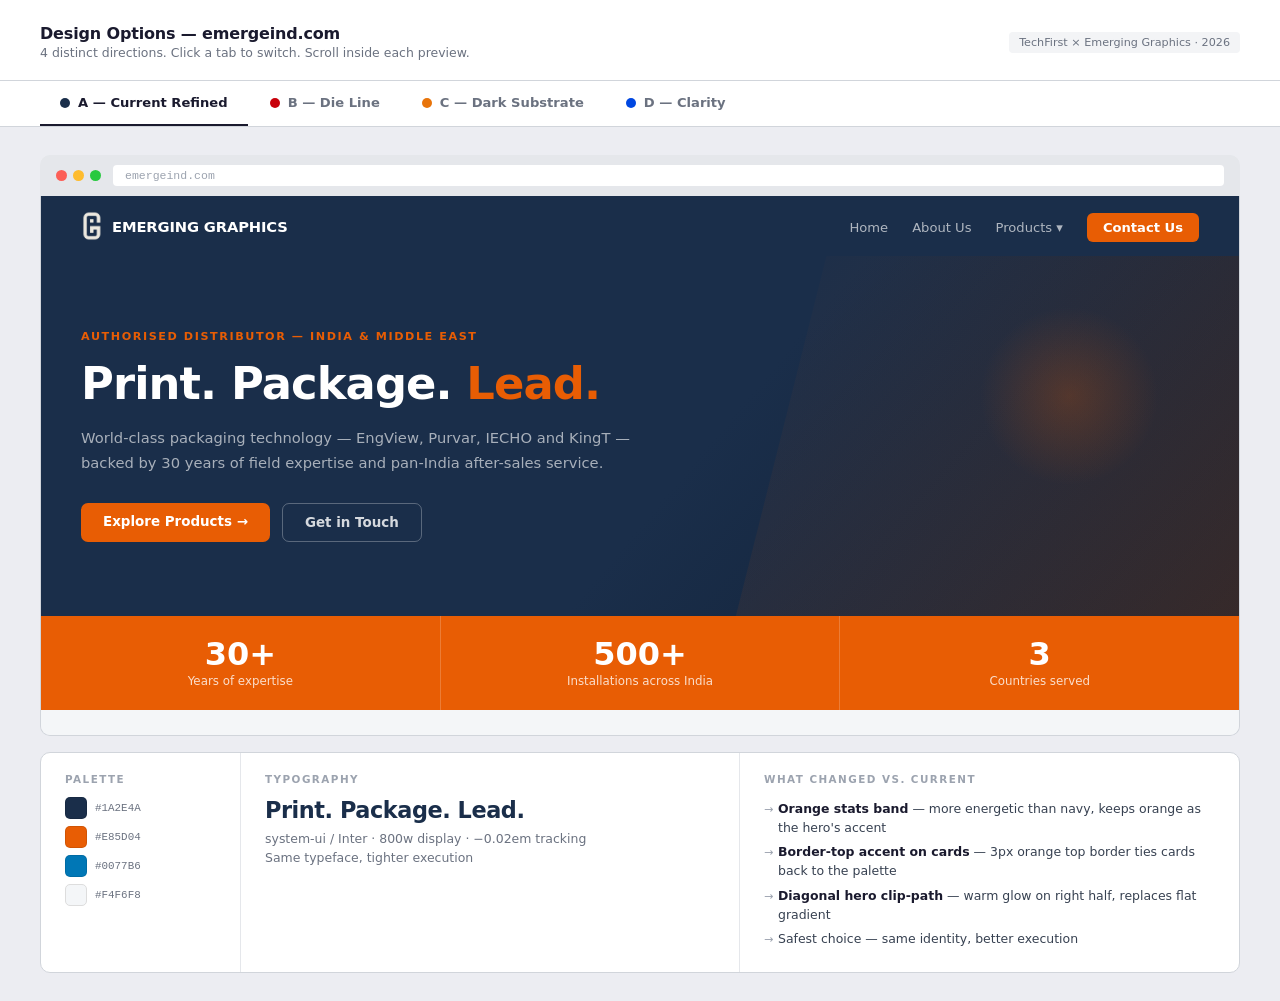
<file: _themes-preview.html>
<!doctype html>
<html lang="en">
<head>
<meta charset="UTF-8">
<meta name="viewport" content="width=device-width, initial-scale=1.0">
<title>Design Options — emergeind.com</title>
<style>
/* ── PRESENTER LAYER ─────────────────────────────────── */
*,*::before,*::after{box-sizing:border-box;margin:0;padding:0}
body{font-family:system-ui,-apple-system,sans-serif;background:#ECEDF2;color:#1A1A2E;min-height:100vh}

.p-header{background:white;padding:24px 40px 20px;border-bottom:1px solid #D1D5DB;display:flex;align-items:center;justify-content:space-between}
.p-header h1{font-size:1rem;font-weight:700;letter-spacing:-0.01em}
.p-header p{font-size:0.78rem;color:#6B7280;margin-top:2px}
.p-badge{font-size:0.7rem;background:#F3F4F6;color:#6B7280;padding:4px 10px;border-radius:4px;font-weight:500}

.p-tabs{background:white;border-bottom:1px solid #D1D5DB;padding:0 40px;display:flex;gap:2px;overflow-x:auto}
.tab-btn{padding:14px 20px;border:none;border-bottom:2.5px solid transparent;background:transparent;font-size:0.82rem;font-weight:600;color:#6B7280;cursor:pointer;white-space:nowrap;transition:all .15s;font-family:inherit;display:flex;align-items:center;gap:8px}
.tab-btn:hover{color:#1A1A2E}
.tab-btn.active{color:#1A1A2E;border-bottom-color:#1A1A2E}
.tab-dot{width:10px;height:10px;border-radius:50%;flex-shrink:0}

.p-body{padding:28px 40px;max-width:1280px;margin:0 auto}

.concept-panel{display:none}
.concept-panel.active{display:block}

/* Browser chrome */
.browser{background:#E5E7EB;border-radius:10px 10px 0 0;padding:10px 16px;display:flex;align-items:center;gap:12px}
.browser-dots{display:flex;gap:6px}
.browser-dots span{width:11px;height:11px;border-radius:50%}
.browser-dots span:nth-child(1){background:#FC5F57}
.browser-dots span:nth-child(2){background:#FEBC2E}
.browser-dots span:nth-child(3){background:#27C93F}
.browser-bar{flex:1;background:white;border-radius:4px;padding:4px 12px;font-size:0.72rem;color:#9CA3AF;font-family:'Courier New',monospace}

.site-preview{height:540px;overflow-y:auto;border:1px solid #D1D5DB;border-top:none;border-radius:0 0 10px 10px}

/* Design notes */
.design-notes{margin-top:16px;display:grid;grid-template-columns:200px 1fr 1fr;gap:0;background:white;border:1px solid #D1D5DB;border-radius:10px;overflow:hidden}
.dn-col{padding:20px 24px;border-right:1px solid #E5E7EB}
.dn-col:last-child{border-right:none}
.dn-label{font-size:0.65rem;font-weight:700;letter-spacing:0.14em;text-transform:uppercase;color:#9CA3AF;margin-bottom:12px}
.palette-row{display:flex;align-items:center;gap:8px;margin-bottom:7px}
.chip{width:22px;height:22px;border-radius:5px;border:1px solid rgba(0,0,0,.1);flex-shrink:0}
.chip-hex{font-size:0.68rem;font-family:'Courier New',monospace;color:#6B7280}
.type-display{font-size:1.4rem;line-height:1.2;margin-bottom:6px;color:#1A1A2E}
.type-body{font-size:0.78rem;color:#6B7280;line-height:1.5}
.dn-list{list-style:none}
.dn-list li{font-size:0.78rem;color:#374151;padding:3px 0 3px 14px;position:relative;line-height:1.5}
.dn-list li::before{content:'→';position:absolute;left:0;color:#9CA3AF;font-size:0.7rem;top:5px}
.dn-list li strong{color:#1A1A2E;font-weight:600}

/* ── CONCEPT A: CURRENT REFINED ─────────────────────── */
.ca-nav{background:#1A2E4A;padding:0 40px;height:60px;display:flex;align-items:center;justify-content:space-between;position:sticky;top:0;z-index:10}
.ca-logo{color:white;font-weight:800;font-size:0.92rem;letter-spacing:-0.01em}
.ca-links{display:flex;gap:24px;list-style:none}
.ca-links a{color:rgba(255,255,255,.65);font-size:0.82rem;text-decoration:none}
.ca-cta-lnk{background:#E85D04;color:white!important;padding:7px 16px;border-radius:6px;font-weight:700!important}

.ca-hero{background:linear-gradient(130deg,#1A2E4A 55%,#0F1E32 100%);min-height:360px;display:flex;align-items:center;padding:72px 40px;position:relative;overflow:hidden}
.ca-hero::before{content:'';position:absolute;right:0;top:0;bottom:0;width:42%;background:linear-gradient(135deg,transparent,rgba(232,93,4,.18));clip-path:polygon(18% 0,100% 0,100% 100%,0% 100%)}
.ca-hero::after{content:'';position:absolute;right:80px;top:50px;width:180px;height:180px;border-radius:50%;background:radial-gradient(circle,rgba(232,93,4,.22),transparent 70%)}
.ca-hero-inner{position:relative;z-index:1;max-width:560px}
.ca-eyebrow{font-size:0.7rem;font-weight:700;letter-spacing:0.14em;text-transform:uppercase;color:#E85D04;margin-bottom:16px}
.ca-h1{font-size:2.8rem;font-weight:800;color:white;line-height:1.1;letter-spacing:-0.02em;margin-bottom:18px}
.ca-h1 em{color:#E85D04;font-style:normal}
.ca-sub{color:rgba(255,255,255,.62);font-size:0.92rem;line-height:1.65;margin-bottom:28px}
.ca-btns{display:flex;gap:12px}
.ca-bp{background:#E85D04;color:white;padding:11px 22px;border-radius:7px;font-size:0.84rem;font-weight:700;text-decoration:none}
.ca-bo{border:1.5px solid rgba(255,255,255,.28);color:rgba(255,255,255,.82);padding:11px 22px;border-radius:7px;font-size:0.84rem;font-weight:600;text-decoration:none}

.ca-stats{background:#E85D04;display:flex}
.ca-stat{flex:1;padding:22px 28px;text-align:center;border-right:1px solid rgba(255,255,255,.2)}
.ca-stat:last-child{border-right:none}
.ca-num{font-size:2rem;font-weight:800;color:white;line-height:1}
.ca-lbl{font-size:0.74rem;color:rgba(255,255,255,.8);margin-top:4px}

.ca-section{background:#F4F6F8;padding:44px 40px}
.ca-sec-label{font-size:0.68rem;font-weight:700;letter-spacing:0.13em;text-transform:uppercase;color:#E85D04;margin-bottom:8px}
.ca-sec-h2{font-size:1.45rem;font-weight:700;color:#1A2E4A;margin-bottom:26px}
.ca-grid{display:grid;grid-template-columns:1fr 1fr;gap:14px}
.ca-card{background:white;border-radius:9px;padding:22px;border:1px solid #E2E8F0;border-top:3px solid #E85D04}
.ca-card-icon{font-size:1.3rem;margin-bottom:10px}
.ca-card-title{font-size:0.88rem;font-weight:700;color:#1A2E4A;margin-bottom:7px}
.ca-card-desc{font-size:0.78rem;color:#64748B;line-height:1.55;margin:0}
.ca-card-link{font-size:0.76rem;color:#E85D04;font-weight:700;margin-top:10px;display:block;text-decoration:none}

.ca-cta{background:#1A2E4A;padding:44px 40px;text-align:center}
.ca-cta h2{color:white;font-size:1.45rem;font-weight:700;margin-bottom:10px}
.ca-cta p{color:rgba(255,255,255,.55);font-size:0.86rem;margin-bottom:22px}
.ca-cta-btn{background:#E85D04;color:white;padding:11px 28px;border-radius:7px;font-size:0.86rem;font-weight:700;text-decoration:none;display:inline-block}

/* ── CONCEPT B: DIE LINE ─────────────────────────────── */
.cb-nav{background:#F2EFE7;border-bottom:1px solid rgba(200,0,10,.22);padding:0 40px;height:60px;display:flex;align-items:center;justify-content:space-between;position:sticky;top:0;z-index:10}
.cb-logo{color:#1C1826;font-family:Georgia,serif;font-weight:700;font-size:1rem;font-style:italic}
.cb-links{display:flex;gap:24px;list-style:none}
.cb-links a{color:#4A4455;font-size:0.82rem;text-decoration:none}
.cb-cta-lnk{color:#C8000A!important;font-weight:700!important;border-bottom:1.5px solid #C8000A;padding-bottom:1px}

.cb-hero{background:#F2EFE7;min-height:360px;display:flex;align-items:center;padding:72px 40px;position:relative;overflow:hidden}
.cb-hero::before{content:'';position:absolute;top:18px;left:18px;width:calc(100% - 36px);height:calc(100% - 36px);border:1.5px dashed rgba(200,0,10,.32);pointer-events:none}
.cb-reg{position:absolute;top:24px;right:44px;font-size:1.3rem;color:rgba(200,0,10,.38);line-height:1;font-family:'Courier New',monospace;user-select:none}
.cb-reg2{position:absolute;bottom:24px;left:44px;font-size:1.3rem;color:rgba(200,0,10,.28);line-height:1;font-family:'Courier New',monospace;user-select:none}
.cb-hero-inner{position:relative;z-index:1;max-width:620px}
.cb-eyebrow{font-size:0.68rem;font-weight:700;letter-spacing:0.18em;text-transform:uppercase;color:#2D4B8E;margin-bottom:20px;font-family:'Courier New',monospace}
.cb-h1{font-family:Georgia,serif;font-size:3.2rem;font-weight:700;color:#1C1826;line-height:1.1;letter-spacing:-0.01em;margin-bottom:0}
.cb-h1 em{color:#C8000A}
.cb-sub{color:#4A4455;font-size:0.92rem;line-height:1.68;margin-bottom:32px;margin-top:18px;max-width:500px}
.cb-btns{display:flex;gap:20px;align-items:center}
.cb-bp{background:#C8000A;color:white;padding:11px 24px;font-size:0.84rem;font-weight:700;text-decoration:none;letter-spacing:0.02em}
.cb-bo{color:#2D4B8E;font-size:0.84rem;font-weight:600;text-decoration:none;border-bottom:1.5px solid #2D4B8E;padding-bottom:2px}

.cb-stats{background:#1C1826;display:flex}
.cb-stat{flex:1;padding:24px 28px;text-align:center;border-right:1px solid rgba(255,255,255,.07)}
.cb-stat:last-child{border-right:none}
.cb-num{font-family:Georgia,serif;font-size:2.1rem;font-weight:700;color:#C8000A;line-height:1}
.cb-lbl{font-size:0.68rem;color:rgba(255,255,255,.45);margin-top:6px;letter-spacing:0.1em;text-transform:uppercase;font-family:'Courier New',monospace}

.cb-section{background:#F2EFE7;padding:44px 40px}
.cb-sec-label{font-family:'Courier New',monospace;font-size:0.66rem;font-weight:700;letter-spacing:0.16em;text-transform:uppercase;color:#2D4B8E;margin-bottom:10px}
.cb-sec-h2{font-family:Georgia,serif;font-size:1.6rem;font-weight:700;color:#1C1826;margin-bottom:28px}
.cb-grid{display:grid;grid-template-columns:1fr 1fr;gap:14px}
.cb-card{background:white;border:1px solid rgba(200,0,10,.22);padding:22px;position:relative}
.cb-card::before{content:'';position:absolute;top:5px;left:5px;right:5px;bottom:5px;border:1px dashed rgba(200,0,10,.14);pointer-events:none}
.cb-card-ref{font-family:'Courier New',monospace;font-size:0.62rem;color:rgba(200,0,10,.45);margin-bottom:10px}
.cb-card-title{font-family:Georgia,serif;font-size:0.94rem;font-weight:700;color:#1C1826;margin-bottom:8px}
.cb-card-desc{font-size:0.78rem;color:#4A4455;line-height:1.55;margin:0}
.cb-card-link{font-size:0.76rem;color:#C8000A;font-weight:700;margin-top:12px;display:block;text-decoration:none;letter-spacing:0.03em}

.cb-cta{background:#2D4B8E;padding:52px 40px;text-align:center}
.cb-cta h2{font-family:Georgia,serif;font-style:italic;color:white;font-size:1.7rem;margin-bottom:12px}
.cb-cta p{color:rgba(255,255,255,.6);font-size:0.86rem;margin-bottom:24px}
.cb-cta-btn{border:1.5px solid rgba(255,255,255,.55);color:white;padding:11px 28px;font-size:0.86rem;font-weight:600;text-decoration:none;display:inline-block;letter-spacing:0.04em}

/* ── CONCEPT C: DARK SUBSTRATE ───────────────────────── */
.cc-nav{background:#18160F;border-bottom:1px solid rgba(232,116,10,.18);padding:0 40px;height:60px;display:flex;align-items:center;justify-content:space-between;position:sticky;top:0;z-index:10}
.cc-logo{color:#EDE9E0;font-weight:800;font-size:0.82rem;letter-spacing:0.1em;text-transform:uppercase}
.cc-links{display:flex;gap:24px;list-style:none}
.cc-links a{color:rgba(237,233,224,.4);font-size:0.7rem;text-decoration:none;letter-spacing:0.08em;text-transform:uppercase;font-weight:600}
.cc-cta-lnk{color:#E8740A!important}

.cc-hero{background:#18160F;min-height:380px;display:flex;align-items:center;padding:80px 40px;position:relative;overflow:hidden}
.cc-hero::before{content:'';position:absolute;left:-80px;top:-80px;width:350px;height:350px;background:radial-gradient(circle,rgba(232,116,10,.1),transparent 70%);border-radius:50%}
.cc-hero::after{content:'';position:absolute;right:60px;bottom:-60px;width:260px;height:260px;background:radial-gradient(circle,rgba(61,140,104,.07),transparent 70%);border-radius:50%}
.cc-hero-inner{position:relative;z-index:1;max-width:640px}
.cc-eyebrow{font-size:0.65rem;font-weight:700;letter-spacing:0.22em;text-transform:uppercase;color:#3D8C68;margin-bottom:22px}
.cc-h1{font-size:3.4rem;font-weight:800;color:#EDE9E0;line-height:1.05;letter-spacing:-0.01em;text-transform:uppercase;margin-bottom:0}
.cc-h1 em{color:#E8740A;font-style:normal}
.cc-sub{color:rgba(237,233,224,.42);font-size:0.9rem;line-height:1.72;margin-bottom:36px;margin-top:20px}
.cc-btns{display:flex;gap:12px}
.cc-bp{background:#E8740A;color:#18160F;padding:12px 24px;font-size:0.82rem;font-weight:800;text-decoration:none;letter-spacing:0.05em;text-transform:uppercase}
.cc-bo{border:1px solid rgba(237,233,224,.18);color:rgba(237,233,224,.6);padding:12px 24px;font-size:0.82rem;font-weight:600;text-decoration:none;text-transform:uppercase;letter-spacing:0.05em}

.cc-stats{background:#0F0E0A;display:flex;border-top:1px solid rgba(232,116,10,.18);border-bottom:1px solid rgba(232,116,10,.18)}
.cc-stat{flex:1;padding:28px 32px;text-align:center;border-right:1px solid rgba(255,255,255,.04)}
.cc-stat:last-child{border-right:none}
.cc-num{font-size:2.8rem;font-weight:800;color:#E8740A;line-height:1;letter-spacing:-0.02em}
.cc-lbl{font-size:0.64rem;color:rgba(237,233,224,.3);margin-top:6px;letter-spacing:0.16em;text-transform:uppercase}

.cc-section{background:#18160F;padding:44px 40px}
.cc-sec-label{font-size:0.62rem;font-weight:700;letter-spacing:0.2em;text-transform:uppercase;color:#3D8C68;margin-bottom:10px}
.cc-sec-h2{font-size:1.4rem;font-weight:800;color:#EDE9E0;margin-bottom:28px;letter-spacing:-0.01em;text-transform:uppercase}
.cc-grid{display:grid;grid-template-columns:1fr 1fr;gap:1px;background:rgba(232,116,10,.2)}
.cc-card{background:#1E1C14;padding:24px}
.cc-card-icon{font-size:1.1rem;margin-bottom:12px;opacity:.65}
.cc-card-title{font-size:0.8rem;font-weight:800;color:#EDE9E0;margin-bottom:8px;letter-spacing:0.06em;text-transform:uppercase}
.cc-card-desc{font-size:0.76rem;color:rgba(237,233,224,.38);line-height:1.6;margin:0}
.cc-card-link{font-size:0.72rem;color:#E8740A;font-weight:700;margin-top:12px;display:block;text-decoration:none;letter-spacing:0.07em;text-transform:uppercase}

.cc-cta{background:#0F0E0A;padding:60px 40px;text-align:center;border-top:1px solid rgba(232,116,10,.18)}
.cc-cta h2{color:#EDE9E0;font-size:1.5rem;font-weight:800;text-transform:uppercase;letter-spacing:-0.01em;margin-bottom:12px}
.cc-cta p{color:rgba(237,233,224,.32);font-size:0.86rem;margin-bottom:28px}
.cc-cta-btn{background:#E8740A;color:#0F0E0A;padding:13px 32px;font-size:0.82rem;font-weight:800;text-decoration:none;display:inline-block;letter-spacing:0.07em;text-transform:uppercase}

/* ── CONCEPT D: CLARITY ──────────────────────────────── */
.cd-nav{background:#FAFAFA;border-bottom:1px solid #E8E8EE;padding:0 40px;height:60px;display:flex;align-items:center;justify-content:space-between;position:sticky;top:0;z-index:10}
.cd-logo{color:#0D0D12;font-weight:700;font-size:0.9rem;letter-spacing:-0.02em}
.cd-logo span{color:#0047E1}
.cd-links{display:flex;gap:28px;list-style:none}
.cd-links a{color:#6B7280;font-size:0.82rem;text-decoration:none}
.cd-cta-lnk{background:#0047E1;color:white!important;padding:7px 16px;font-size:0.8rem;font-weight:600!important}

.cd-hero{background:#FAFAFA;min-height:380px;display:flex;align-items:stretch}
.cd-hero-left{width:200px;flex-shrink:0;background:#0047E1;display:flex;flex-direction:column;align-items:center;justify-content:center;padding:40px 20px;text-align:center}
.cd-bignum{font-size:4.5rem;font-weight:300;color:white;line-height:1;letter-spacing:-0.04em}
.cd-numsup{font-size:2rem;font-weight:300;vertical-align:super;color:white}
.cd-numlabel{font-size:0.65rem;color:rgba(255,255,255,.55);text-transform:uppercase;letter-spacing:0.14em;margin-top:10px;line-height:1.4}
.cd-hero-right{flex:1;padding:64px 44px;display:flex;flex-direction:column;justify-content:center}
.cd-eyebrow{font-size:0.68rem;font-weight:600;letter-spacing:0.14em;text-transform:uppercase;color:#9CA3AF;margin-bottom:20px}
.cd-h1{font-size:2.3rem;font-weight:300;color:#0D0D12;line-height:1.22;letter-spacing:-0.03em;margin-bottom:0}
.cd-h1 strong{font-weight:800}
.cd-rule{width:44px;height:2px;background:#0047E1;margin:20px 0}
.cd-sub{color:#6B7280;font-size:0.88rem;line-height:1.72;margin-bottom:28px;max-width:420px}
.cd-btns{display:flex;gap:16px;align-items:center}
.cd-bp{background:#0047E1;color:white;padding:11px 24px;font-size:0.84rem;font-weight:600;text-decoration:none}
.cd-bo{color:#6B7280;font-size:0.84rem;text-decoration:none;border-bottom:1px solid #D1D5DB;padding-bottom:2px}

.cd-stats{background:white;border-top:1px solid #E8E8EE;border-bottom:1px solid #E8E8EE;display:flex}
.cd-stat{flex:1;padding:26px 32px;border-right:1px solid #E8E8EE}
.cd-stat:last-child{border-right:none}
.cd-num{font-size:2.1rem;font-weight:700;color:#0D0D12;line-height:1;letter-spacing:-0.03em}
.cd-num em{color:#0047E1;font-style:normal}
.cd-lbl{font-size:0.74rem;color:#6B7280;margin-top:6px}

.cd-section{background:#FAFAFA;padding:44px 40px}
.cd-sec-label{font-size:0.68rem;font-weight:600;letter-spacing:0.12em;text-transform:uppercase;color:#9CA3AF;margin-bottom:8px}
.cd-sec-h2{font-size:1.45rem;font-weight:300;color:#0D0D12;margin-bottom:28px;letter-spacing:-0.02em}
.cd-sec-h2 strong{font-weight:700}
.cd-grid{display:grid;grid-template-columns:1fr 1fr;gap:0;border:1px solid #E8E8EE}
.cd-card{padding:24px;border-right:1px solid #E8E8EE;border-bottom:1px solid #E8E8EE;border-left:3px solid transparent;transition:border-left-color .15s}
.cd-card:hover{border-left-color:#0047E1}
.cd-card:nth-child(2){border-right:none}
.cd-card:nth-child(3),.cd-card:nth-child(4){border-bottom:none}
.cd-card-icon{font-size:1.1rem;margin-bottom:12px}
.cd-card-title{font-size:0.86rem;font-weight:700;color:#0D0D12;margin-bottom:8px}
.cd-card-desc{font-size:0.78rem;color:#6B7280;line-height:1.55;margin:0}
.cd-card-link{font-size:0.76rem;color:#0047E1;font-weight:600;margin-top:10px;display:block;text-decoration:none}

.cd-cta{background:#0047E1;padding:60px 40px;text-align:center}
.cd-cta h2{font-size:1.5rem;font-weight:300;color:white;letter-spacing:-0.02em;margin-bottom:12px}
.cd-cta h2 strong{font-weight:800}
.cd-cta p{color:rgba(255,255,255,.6);font-size:0.86rem;margin-bottom:26px}
.cd-cta-btn{background:white;color:#0047E1;padding:12px 32px;font-size:0.86rem;font-weight:700;text-decoration:none;display:inline-block}

.ca-logo,.cb-logo,.cc-logo,.cd-logo{display:inline-flex;align-items:center;gap:9px}
.opt-mark{height:32px;width:auto;display:block}
</style>
</head>
<body>

<div class="p-header">
  <div>
    <h1>Design Options — emergeind.com</h1>
    <p>4 distinct directions. Click a tab to switch. Scroll inside each preview.</p>
  </div>
  <span class="p-badge">TechFirst × Emerging Graphics · 2026</span>
</div>

<div class="p-tabs">
  <button class="tab-btn active" id="tab-a" onclick="show('a')">
    <span class="tab-dot" style="background:#1A2E4A"></span> A — Current Refined
  </button>
  <button class="tab-btn" id="tab-b" onclick="show('b')">
    <span class="tab-dot" style="background:#C8000A"></span> B — Die Line
  </button>
  <button class="tab-btn" id="tab-c" onclick="show('c')">
    <span class="tab-dot" style="background:#E8740A"></span> C — Dark Substrate
  </button>
  <button class="tab-btn" id="tab-d" onclick="show('d')">
    <span class="tab-dot" style="background:#0047E1"></span> D — Clarity
  </button>
</div>

<div class="p-body">

<!-- ──────────────────────────── CONCEPT A ──────────────── -->
<div class="concept-panel active" id="panel-a">
  <div class="browser">
    <div class="browser-dots"><span></span><span></span><span></span></div>
    <div class="browser-bar">emergeind.com</div>
  </div>
  <div class="site-preview">
    <nav class="ca-nav">
      <span class="ca-logo"><img class="opt-mark" src="assets/images/Logo-mark.png" alt="">EMERGING GRAPHICS</span>
      <ul class="ca-links">
        <li><a href="#">Home</a></li><li><a href="#">About Us</a></li>
        <li><a href="#">Products ▾</a></li>
        <li><a href="#" class="ca-cta-lnk">Contact Us</a></li>
      </ul>
    </nav>
    <div class="ca-hero">
      <div class="ca-hero-inner">
        <div class="ca-eyebrow">Authorised distributor — India &amp; Middle East</div>
        <h1 class="ca-h1">Print. Package. <em>Lead.</em></h1>
        <p class="ca-sub">World-class packaging technology — EngView, Purvar, IECHO and KingT — backed by 30 years of field expertise and pan-India after-sales service.</p>
        <div class="ca-btns">
          <a href="#" class="ca-bp">Explore Products →</a>
          <a href="#" class="ca-bo">Get in Touch</a>
        </div>
      </div>
    </div>
    <div class="ca-stats">
      <div class="ca-stat"><div class="ca-num">30+</div><div class="ca-lbl">Years of expertise</div></div>
      <div class="ca-stat"><div class="ca-num">500+</div><div class="ca-lbl">Installations across India</div></div>
      <div class="ca-stat"><div class="ca-num">3</div><div class="ca-lbl">Countries served</div></div>
    </div>
    <div class="ca-section">
      <div class="ca-sec-label">Our Products</div>
      <div class="ca-sec-h2">Technology for the Modern Packaging Plant</div>
      <div class="ca-grid">
        <div class="ca-card">
          <div class="ca-card-icon">📐</div>
          <div class="ca-card-title">EngView — CAD/CAM Design</div>
          <p class="ca-card-desc">Structural design and 3D visualisation for packaging engineers. 1,500+ industry die templates. FEFCO/ECMA compliant.</p>
          <a href="#" class="ca-card-link">View Product →</a>
        </div>
        <div class="ca-card">
          <div class="ca-card-icon">✂️</div>
          <div class="ca-card-title">IECHO — Digital Cutting Systems</div>
          <p class="ca-card-desc">9-model range covering corrugated, carton, foam and flexible packaging. Precision to ±0.1 mm at speeds to 2,200 mm/s.</p>
          <a href="#" class="ca-card-link">View Product →</a>
        </div>
      </div>
    </div>
    <div class="ca-cta">
      <h2>Ready to modernise your packaging workflow?</h2>
      <p>Talk to our team about which technology fits your production line.</p>
      <a href="#" class="ca-cta-btn">Contact Us →</a>
    </div>
  </div>

  <div class="design-notes">
    <div class="dn-col">
      <div class="dn-label">Palette</div>
      <div class="palette-row"><div class="chip" style="background:#1A2E4A"></div><span class="chip-hex">#1A2E4A</span></div>
      <div class="palette-row"><div class="chip" style="background:#E85D04"></div><span class="chip-hex">#E85D04</span></div>
      <div class="palette-row"><div class="chip" style="background:#0077B6"></div><span class="chip-hex">#0077B6</span></div>
      <div class="palette-row"><div class="chip" style="background:#F4F6F8;border:1px solid #ddd"></div><span class="chip-hex">#F4F6F8</span></div>
    </div>
    <div class="dn-col">
      <div class="dn-label">Typography</div>
      <div class="type-display" style="font-weight:800;letter-spacing:-0.02em;color:#1A2E4A">Print. Package. Lead.</div>
      <div class="type-body">system-ui / Inter · 800w display · −0.02em tracking<br>Same typeface, tighter execution</div>
    </div>
    <div class="dn-col">
      <div class="dn-label">What changed vs. current</div>
      <ul class="dn-list">
        <li><strong>Orange stats band</strong> — more energetic than navy, keeps orange as the hero's accent</li>
        <li><strong>Border-top accent on cards</strong> — 3px orange top border ties cards back to the palette</li>
        <li><strong>Diagonal hero clip-path</strong> — warm glow on right half, replaces flat gradient</li>
        <li>Safest choice — same identity, better execution</li>
      </ul>
    </div>
  </div>
</div>

<!-- ──────────────────────────── CONCEPT B ──────────────── -->
<div class="concept-panel" id="panel-b">
  <div class="browser">
    <div class="browser-dots"><span></span><span></span><span></span></div>
    <div class="browser-bar">emergeind.com</div>
  </div>
  <div class="site-preview">
    <nav class="cb-nav">
      <span class="cb-logo"><img class="opt-mark" src="assets/images/Logo-mark-color.png" alt="">Emerging Graphics</span>
      <ul class="cb-links">
        <li><a href="#">Home</a></li><li><a href="#">About</a></li>
        <li><a href="#">Products</a></li>
        <li><a href="#" class="cb-cta-lnk">Enquire</a></li>
      </ul>
    </nav>
    <div class="cb-hero">
      <span class="cb-reg">⊕</span>
      <span class="cb-reg2">⊕</span>
      <div class="cb-hero-inner">
        <div class="cb-eyebrow">REF: EGI-IND-2026 &nbsp;/&nbsp; Authorised distributor &amp; service partner</div>
        <h1 class="cb-h1">Precision starts<br>before the <em>print.</em></h1>
        <p class="cb-sub">Emerging Graphics brings the tools that define packaging quality — EngView structural design, Purvar pre-press, IECHO digital cutting, KingT corrugation printing — to manufacturers across India and the Middle East.</p>
        <div class="cb-btns">
          <a href="#" class="cb-bp">View Products</a>
          <a href="#" class="cb-bo">Get in touch →</a>
        </div>
      </div>
    </div>
    <div class="cb-stats">
      <div class="cb-stat"><div class="cb-num">30+</div><div class="cb-lbl">YEARS SERVED</div></div>
      <div class="cb-stat"><div class="cb-num">500+</div><div class="cb-lbl">INSTALLATIONS</div></div>
      <div class="cb-stat"><div class="cb-num">4</div><div class="cb-lbl">TECHNOLOGY BRANDS</div></div>
    </div>
    <div class="cb-section">
      <div class="cb-sec-label">PRODUCT LINE / 2026</div>
      <div class="cb-sec-h2">The Technology We Represent</div>
      <div class="cb-grid">
        <div class="cb-card">
          <div class="cb-card-ref">EGI-SW-001 / EngView Systems, Bulgaria</div>
          <div class="cb-card-title">EngView CAD/CAM Software</div>
          <p class="cb-card-desc">Structural design, 3D visualisation and costing for packaging engineers. The industry standard in structural packaging design — 1,500+ die templates.</p>
          <a href="#" class="cb-card-link">Product Specification →</a>
        </div>
        <div class="cb-card">
          <div class="cb-card-ref">EGI-HW-004 / IECHO Systems, China</div>
          <div class="cb-card-title">IECHO Digital Cutting Systems</div>
          <p class="cb-card-desc">Nine cutting system models for corrugated, carton board, foam and flexible substrates. Precision to ±0.1 mm at production speeds.</p>
          <a href="#" class="cb-card-link">Product Specification →</a>
        </div>
      </div>
    </div>
    <div class="cb-cta">
      <h2>"The right tool changes what is possible."</h2>
      <p>Discuss your production requirements with our technical team.</p>
      <a href="#" class="cb-cta-btn">Send an Enquiry</a>
    </div>
  </div>

  <div class="design-notes">
    <div class="dn-col">
      <div class="dn-label">Palette</div>
      <div class="palette-row"><div class="chip" style="background:#F2EFE7;border:1px solid #ddd"></div><span class="chip-hex">#F2EFE7 paper</span></div>
      <div class="palette-row"><div class="chip" style="background:#1C1826"></div><span class="chip-hex">#1C1826 ink</span></div>
      <div class="palette-row"><div class="chip" style="background:#C8000A"></div><span class="chip-hex">#C8000A reg.red</span></div>
      <div class="palette-row"><div class="chip" style="background:#2D4B8E"></div><span class="chip-hex">#2D4B8E blueprint</span></div>
    </div>
    <div class="dn-col">
      <div class="dn-label">Typography</div>
      <div class="type-display" style="font-family:Georgia,serif;font-style:italic;font-weight:700;color:#1C1826">Precision starts before the <em style="color:#C8000A">print.</em></div>
      <div class="type-body">Georgia serif (italic display) + system-ui body<br>Monospace for references and labels</div>
    </div>
    <div class="dn-col">
      <div class="dn-label">The concept + the risk</div>
      <ul class="dn-list">
        <li><strong>Paper-tone background</strong> — evokes the packaging designer's studio, not a generic tech site</li>
        <li><strong>Serif display type</strong> — the aesthetic risk: italic Georgia for headlines in a B2B tech context. Justified: this audience works with precision instruments, not software start-ups</li>
        <li><strong>Die-cut dashes + registration marks</strong> — the visual language of the client's own world (packaging CAD, die-making)</li>
        <li>Distinctive and defensible — nothing else in this sector looks like it</li>
      </ul>
    </div>
  </div>
</div>

<!-- ──────────────────────────── CONCEPT C ──────────────── -->
<div class="concept-panel" id="panel-c">
  <div class="browser">
    <div class="browser-dots"><span></span><span></span><span></span></div>
    <div class="browser-bar">emergeind.com</div>
  </div>
  <div class="site-preview">
    <nav class="cc-nav">
      <span class="cc-logo"><img class="opt-mark" src="assets/images/Logo-mark.png" alt="">EMERGING GRAPHICS</span>
      <ul class="cc-links">
        <li><a href="#">HOME</a></li><li><a href="#">ABOUT</a></li>
        <li><a href="#">PRODUCTS</a></li>
        <li><a href="#" class="cc-cta-lnk">CONTACT</a></li>
      </ul>
    </nav>
    <div class="cc-hero">
      <div class="cc-hero-inner">
        <div class="cc-eyebrow">Authorised distributor · India &amp; Middle East</div>
        <h1 class="cc-h1">Industrial<br>precision.<br><em>Digital</em><br>workflow.</h1>
        <p class="cc-sub">We put the world's most capable print and packaging technology into Indian manufacturing facilities — and keep it running.</p>
        <div class="cc-btns">
          <a href="#" class="cc-bp">OUR PRODUCTS →</a>
          <a href="#" class="cc-bo">GET IN TOUCH</a>
        </div>
      </div>
    </div>
    <div class="cc-stats">
      <div class="cc-stat"><div class="cc-num">30+</div><div class="cc-lbl">YEARS</div></div>
      <div class="cc-stat"><div class="cc-num">500+</div><div class="cc-lbl">INSTALLATIONS</div></div>
      <div class="cc-stat"><div class="cc-num">4</div><div class="cc-lbl">BRANDS</div></div>
    </div>
    <div class="cc-section">
      <div class="cc-sec-label">WHAT WE DISTRIBUTE</div>
      <div class="cc-sec-h2">OUR TECHNOLOGY RANGE</div>
      <div class="cc-grid">
        <div class="cc-card">
          <div class="cc-card-icon">📐</div>
          <div class="cc-card-title">ENGVIEW — CAD/CAM</div>
          <p class="cc-card-desc">Structural design and visualisation for packaging. 1,500+ industry templates. The structural packaging design standard.</p>
          <a href="#" class="cc-card-link">VIEW PRODUCT →</a>
        </div>
        <div class="cc-card">
          <div class="cc-card-icon">✂️</div>
          <div class="cc-card-title">IECHO — CUTTING SYSTEMS</div>
          <p class="cc-card-desc">Nine digital cutting systems. Corrugated, carton, foam, flexible. Precision ±0.1 mm. Production speeds to 2,200 mm/s.</p>
          <a href="#" class="cc-card-link">VIEW PRODUCT →</a>
        </div>
      </div>
    </div>
    <div class="cc-cta">
      <h2>TALK TO OUR ENGINEERS</h2>
      <p>We know this technology from the inside out. Let's solve your production challenge.</p>
      <a href="#" class="cc-cta-btn">CONTACT US →</a>
    </div>
  </div>

  <div class="design-notes">
    <div class="dn-col">
      <div class="dn-label">Palette</div>
      <div class="palette-row"><div class="chip" style="background:#18160F"></div><span class="chip-hex">#18160F carbon</span></div>
      <div class="palette-row"><div class="chip" style="background:#EDE9E0"></div><span class="chip-hex">#EDE9E0 warm white</span></div>
      <div class="palette-row"><div class="chip" style="background:#E8740A"></div><span class="chip-hex">#E8740A machinery</span></div>
      <div class="palette-row"><div class="chip" style="background:#3D8C68"></div><span class="chip-hex">#3D8C68 industrial ✦</span></div>
    </div>
    <div class="dn-col">
      <div class="dn-label">Typography</div>
      <div class="type-display" style="font-weight:800;text-transform:uppercase;letter-spacing:-0.01em;color:#0D0D12;font-size:1.1rem">INDUSTRIAL PRECISION.<br><span style="color:#E8740A">DIGITAL</span> WORKFLOW.</div>
      <div class="type-body">system-ui 800w · uppercase · tight tracking<br>Immersive dark environment</div>
    </div>
    <div class="dn-col">
      <div class="dn-label">The concept + the risk</div>
      <ul class="dn-list">
        <li><strong>Full dark mode</strong> — carbon ground evokes the factory floor; warm off-white text keeps it from feeling cold</li>
        <li><strong>Industrial green as secondary accent</strong> — the risk: #3D8C68 alongside orange in a dark environment. Justification: green = machine-on status lights, operational readiness</li>
        <li><strong>All-caps + glow radials</strong> — machinery-room aesthetic without clichéd gear icons</li>
        <li>Strong visual identity, high contrast; technically complex to maintain</li>
      </ul>
    </div>
  </div>
</div>

<!-- ──────────────────────────── CONCEPT D ──────────────── -->
<div class="concept-panel" id="panel-d">
  <div class="browser">
    <div class="browser-dots"><span></span><span></span><span></span></div>
    <div class="browser-bar">emergeind.com</div>
  </div>
  <div class="site-preview">
    <nav class="cd-nav">
      <span class="cd-logo"><img class="opt-mark" src="assets/images/Logo-mark-color.png" alt="">Emerging <span>Graphics</span></span>
      <ul class="cd-links">
        <li><a href="#">Home</a></li><li><a href="#">About</a></li>
        <li><a href="#">Products</a></li>
        <li><a href="#" class="cd-cta-lnk">Contact</a></li>
      </ul>
    </nav>
    <div class="cd-hero">
      <div class="cd-hero-left">
        <div class="cd-bignum">30<span class="cd-numsup">+</span></div>
        <div class="cd-numlabel">years in print &amp; packaging technology</div>
      </div>
      <div class="cd-hero-right">
        <div class="cd-eyebrow">Authorised distributor — India &amp; Middle East</div>
        <h1 class="cd-h1">The technical partner India's packaging industry <strong>trusts.</strong></h1>
        <div class="cd-rule"></div>
        <p class="cd-sub">We distribute and support EngView, Purvar, IECHO and KingT — the tools that define precision in structural design, pre-press, digital cutting and corrugation printing.</p>
        <div class="cd-btns">
          <a href="#" class="cd-bp">Explore Products</a>
          <a href="#" class="cd-bo">Get in touch</a>
        </div>
      </div>
    </div>
    <div class="cd-stats">
      <div class="cd-stat"><div class="cd-num">500<em>+</em></div><div class="cd-lbl">Installations across India</div></div>
      <div class="cd-stat"><div class="cd-num">4</div><div class="cd-lbl">Global technology brands</div></div>
      <div class="cd-stat"><div class="cd-num">3</div><div class="cd-lbl">Countries served</div></div>
    </div>
    <div class="cd-section">
      <div class="cd-sec-label">Products</div>
      <div class="cd-sec-h2"><strong>Technology</strong> for packaging professionals</div>
      <div class="cd-grid">
        <div class="cd-card">
          <div class="cd-card-icon">📐</div>
          <div class="cd-card-title">EngView — CAD/CAM Software</div>
          <p class="cd-card-desc">Structural packaging design, 3D visualisation and automated costing. 1,500+ die templates. Origin: Bulgaria.</p>
          <a href="#" class="cd-card-link">View product →</a>
        </div>
        <div class="cd-card">
          <div class="cd-card-icon">✂️</div>
          <div class="cd-card-title">IECHO — Digital Cutting Systems</div>
          <p class="cd-card-desc">Nine cutting system models. Corrugated, carton, foam and flexible. Precision to ±0.1 mm across all substrates.</p>
          <a href="#" class="cd-card-link">View product →</a>
        </div>
      </div>
    </div>
    <div class="cd-cta">
      <h2><strong>Let's talk</strong> about your production line.</h2>
      <p>Our team has installed and supported these systems across India. We know what works.</p>
      <a href="#" class="cd-cta-btn">Contact Us</a>
    </div>
  </div>

  <div class="design-notes">
    <div class="dn-col">
      <div class="dn-label">Palette</div>
      <div class="palette-row"><div class="chip" style="background:#FAFAFA;border:1px solid #ddd"></div><span class="chip-hex">#FAFAFA ground</span></div>
      <div class="palette-row"><div class="chip" style="background:#0D0D12"></div><span class="chip-hex">#0D0D12 near-black</span></div>
      <div class="palette-row"><div class="chip" style="background:#0047E1"></div><span class="chip-hex">#0047E1 electric blue</span></div>
      <div class="palette-row"><div class="chip" style="background:#E8E8EE;border:1px solid #ddd"></div><span class="chip-hex">#E8E8EE border</span></div>
    </div>
    <div class="dn-col">
      <div class="dn-label">Typography</div>
      <div class="type-display" style="font-weight:300;letter-spacing:-0.03em;color:#0D0D12;font-size:1.3rem">The partner India's packaging industry <strong>trusts.</strong></div>
      <div class="type-body">system-ui · 300w light display + 800w bold contrast<br>Weight contrast replaces colour to create hierarchy</div>
    </div>
    <div class="dn-col">
      <div class="dn-label">The concept + the risk</div>
      <ul class="dn-list">
        <li><strong>Asymmetric split hero</strong> — the risk: blue column with "30+" as the only hero graphic. No image, no illustration. Confidence of the number doing all the work</li>
        <li><strong>Ultra-light weight display</strong> — 300w for headlines, with 800w bold for one word per line. Creates a rhythm that draws the eye</li>
        <li><strong>Electric blue as the only accent</strong> — used once in nav logo, once in hero strip, once in CTA. Every use feels deliberate</li>
        <li>Most scalable for Phase 2 expansion; easier to maintain visual discipline</li>
      </ul>
    </div>
  </div>
</div>

</div><!-- /p-body -->

<script>
function show(id){
  document.querySelectorAll('.concept-panel').forEach(p=>p.classList.remove('active'));
  document.querySelectorAll('.tab-btn').forEach(b=>b.classList.remove('active'));
  document.getElementById('panel-'+id).classList.add('active');
  document.getElementById('tab-'+id).classList.add('active');
}
</script>
</body>
</html>
</file>
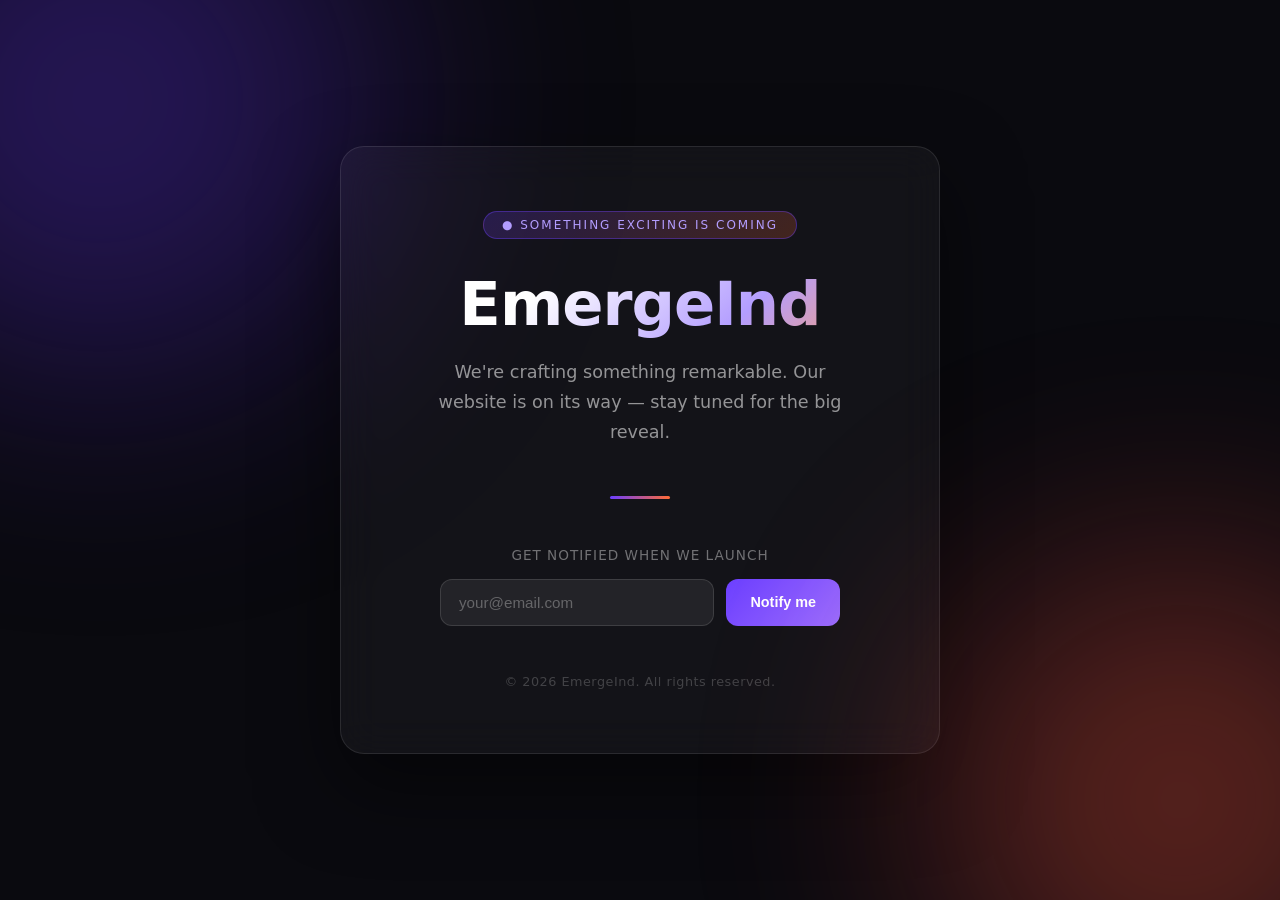
<file: coming-soon.html>
<!DOCTYPE html>
<html lang="en">
<head>
  <meta charset="UTF-8" />
  <meta name="viewport" content="width=device-width, initial-scale=1.0" />
  <title>EmergeInd — Coming Soon</title>
  <style>
    *, *::before, *::after { box-sizing: border-box; margin: 0; padding: 0; }

    body {
      min-height: 100vh;
      display: flex;
      align-items: center;
      justify-content: center;
      background: #0a0a0f;
      font-family: 'Segoe UI', system-ui, sans-serif;
      color: #fff;
      overflow: hidden;
    }

    /* animated gradient orbs */
    body::before, body::after {
      content: '';
      position: fixed;
      border-radius: 50%;
      filter: blur(120px);
      opacity: 0.35;
      animation: drift 12s ease-in-out infinite alternate;
    }
    body::before {
      width: 600px; height: 600px;
      background: radial-gradient(circle, #6c3fff, #2a0a6e);
      top: -200px; left: -200px;
    }
    body::after {
      width: 500px; height: 500px;
      background: radial-gradient(circle, #ff6b35, #c9243f);
      bottom: -150px; right: -150px;
      animation-delay: -6s;
    }
    @keyframes drift {
      from { transform: translate(0, 0) scale(1); }
      to   { transform: translate(60px, 40px) scale(1.12); }
    }

    .card {
      position: relative;
      text-align: center;
      padding: 64px 48px;
      max-width: 600px;
      width: 90%;
      background: rgba(255,255,255,0.04);
      border: 1px solid rgba(255,255,255,0.1);
      border-radius: 24px;
      backdrop-filter: blur(20px);
      -webkit-backdrop-filter: blur(20px);
      box-shadow: 0 32px 80px rgba(0,0,0,0.5);
    }

    .badge {
      display: inline-block;
      padding: 6px 18px;
      background: linear-gradient(135deg, #6c3fff33, #ff6b3533);
      border: 1px solid rgba(108,63,255,0.4);
      border-radius: 100px;
      font-size: 12px;
      letter-spacing: 2px;
      text-transform: uppercase;
      color: #b39dff;
      margin-bottom: 32px;
    }

    h1 {
      font-size: clamp(2.4rem, 6vw, 3.8rem);
      font-weight: 800;
      letter-spacing: -1px;
      line-height: 1.1;
      background: linear-gradient(135deg, #fff 30%, #b39dff 70%, #ff9f6b);
      -webkit-background-clip: text;
      -webkit-text-fill-color: transparent;
      background-clip: text;
      margin-bottom: 20px;
    }

    .tagline {
      font-size: 1.1rem;
      color: rgba(255,255,255,0.55);
      line-height: 1.7;
      max-width: 420px;
      margin: 0 auto 48px;
    }

    .divider {
      width: 60px;
      height: 3px;
      background: linear-gradient(90deg, #6c3fff, #ff6b35);
      border-radius: 2px;
      margin: 0 auto 48px;
    }

    .notify-label {
      font-size: 0.85rem;
      color: rgba(255,255,255,0.4);
      letter-spacing: 1px;
      text-transform: uppercase;
      margin-bottom: 16px;
    }

    .notify-form {
      display: flex;
      gap: 12px;
      max-width: 400px;
      margin: 0 auto;
    }
    .notify-form input {
      flex: 1;
      padding: 14px 18px;
      background: rgba(255,255,255,0.07);
      border: 1px solid rgba(255,255,255,0.12);
      border-radius: 12px;
      color: #fff;
      font-size: 0.95rem;
      outline: none;
      transition: border-color 0.2s;
    }
    .notify-form input::placeholder { color: rgba(255,255,255,0.3); }
    .notify-form input:focus { border-color: #6c3fff; }
    .notify-form button {
      padding: 14px 24px;
      background: linear-gradient(135deg, #6c3fff, #9b6dff);
      border: none;
      border-radius: 12px;
      color: #fff;
      font-size: 0.9rem;
      font-weight: 600;
      cursor: pointer;
      white-space: nowrap;
      transition: opacity 0.2s, transform 0.1s;
    }
    .notify-form button:hover { opacity: 0.88; }
    .notify-form button:active { transform: scale(0.97); }

    .footer {
      margin-top: 48px;
      font-size: 0.8rem;
      color: rgba(255,255,255,0.2);
      letter-spacing: 0.5px;
    }

    @media (max-width: 480px) {
      .card { padding: 48px 28px; }
      .notify-form { flex-direction: column; }
    }
  </style>
</head>
<body>
  <div class="card">
    <div class="badge">&#9679; Something exciting is coming</div>
    <h1>EmergeInd</h1>
    <p class="tagline">We're crafting something remarkable. Our website is on its way — stay tuned for the big reveal.</p>
    <div class="divider"></div>
    <p class="notify-label">Get notified when we launch</p>
    <form class="notify-form" onsubmit="handleSubmit(event)">
      <input type="email" placeholder="your@email.com" required />
      <button type="submit">Notify me</button>
    </form>
    <p class="footer" id="msg"></p>
    <p class="footer" style="margin-top:32px">&copy; 2026 EmergeInd. All rights reserved.</p>
  </div>

  <script>
    function handleSubmit(e) {
      e.preventDefault();
      document.getElementById('msg').textContent = '✓ You\'re on the list! We\'ll be in touch soon.';
      e.target.reset();
    }
  </script>
</body>
</html>
</file>
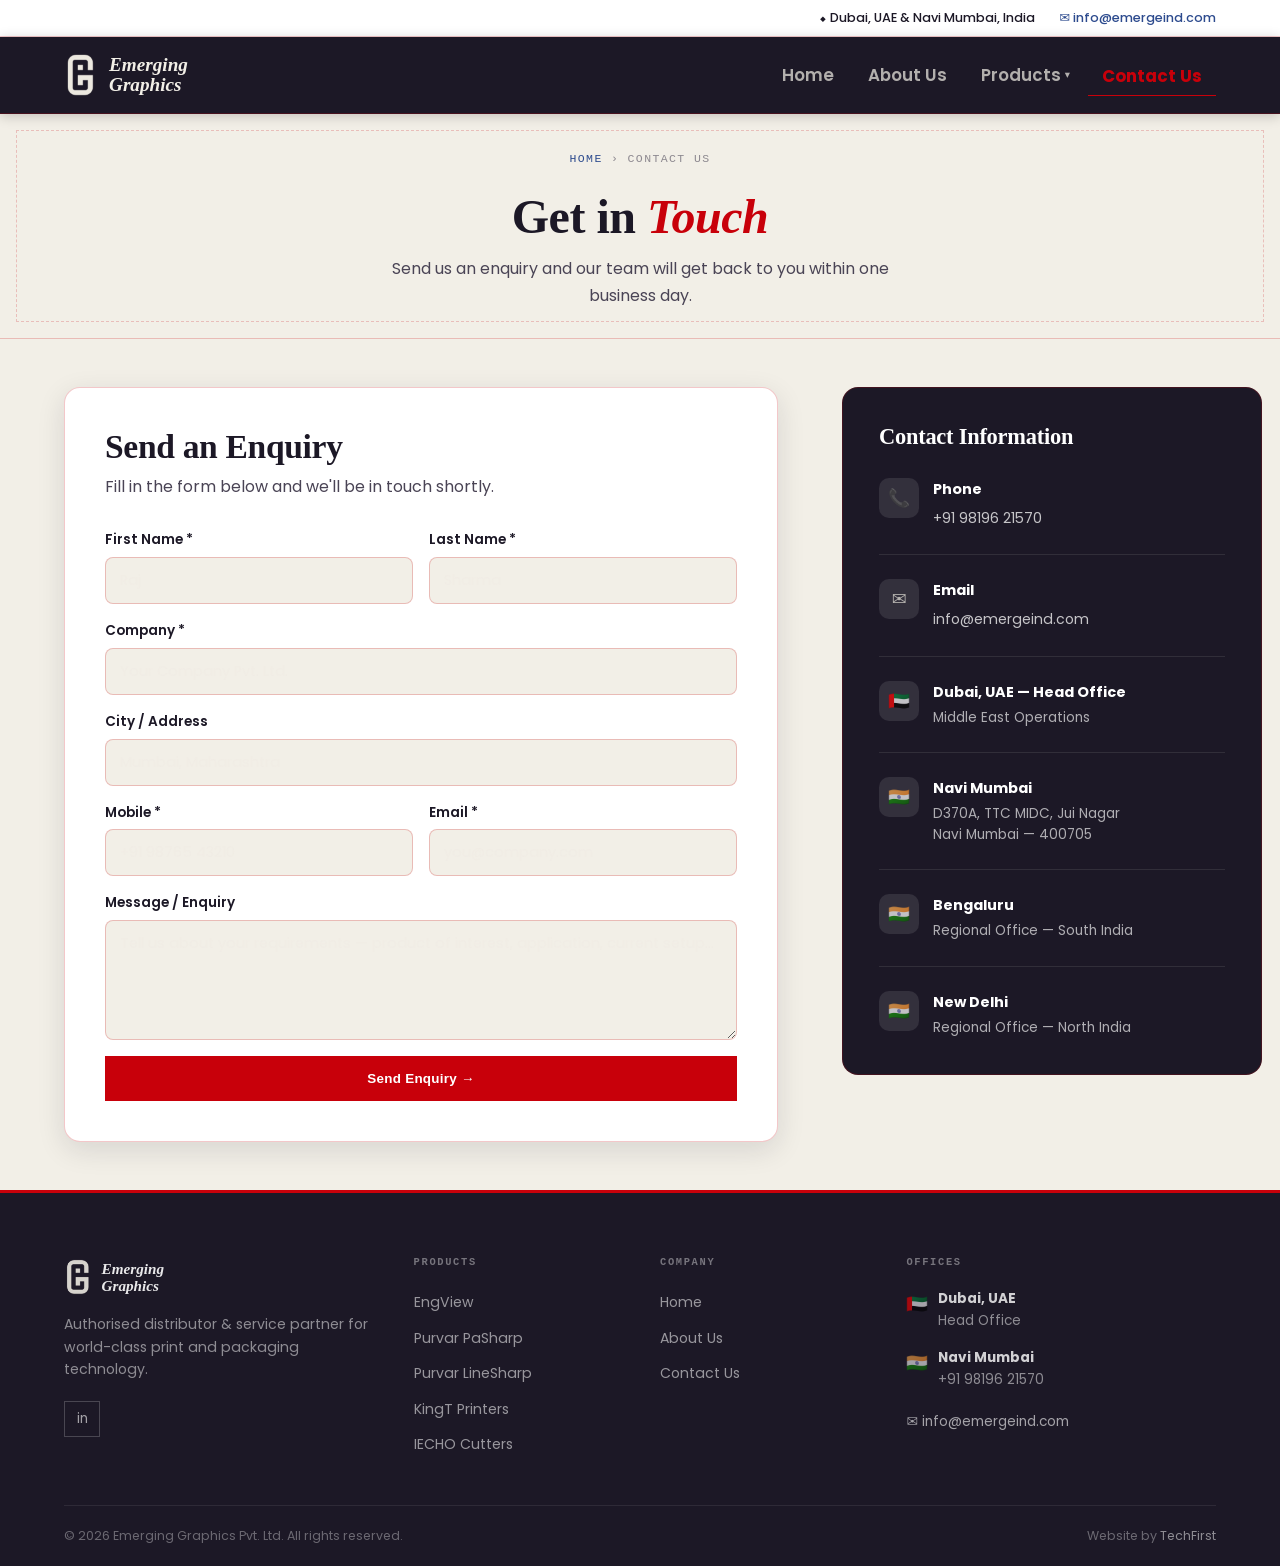
<file: contact.html>
<!DOCTYPE html>
<html lang="en">
<head>
  <meta charset="UTF-8" />
  <meta name="viewport" content="width=device-width, initial-scale=1.0" />
  <title>Contact Us — Emerging Graphics Pvt. Ltd.</title>
  <meta name="description" content="Get in touch with Emerging Graphics — send an enquiry, find our office locations or call us directly. We're based in Dubai, Navi Mumbai, Bengaluru and New Delhi." />
  <link rel="canonical" href="https://emergeind.com/contact.html" />
  <meta property="og:type" content="website" />
  <meta property="og:url" content="https://emergeind.com/contact.html" />
  <meta property="og:title" content="Contact Us — Emerging Graphics Pvt. Ltd." />
  <meta property="og:description" content="Send an enquiry, find our office locations or call us directly. Based in Dubai, Navi Mumbai, Bengaluru and New Delhi." />
  <meta property="og:image" content="https://emergeind.com/assets/images/Logo-mark-color.png" />
  <link rel="preconnect" href="https://fonts.googleapis.com" />
  <link href="https://fonts.googleapis.com/css2?family=Poppins:wght@400;500;600;700&display=swap" rel="stylesheet" />
  <link rel="stylesheet" href="assets/css/main.css" />
  <link rel="stylesheet" href="assets/css/nav.css" />
  <link rel="stylesheet" href="assets/css/footer.css" />
  <style>
    .contact-layout { display: grid; grid-template-columns: 1fr 420px; gap: 64px; align-items: start; }

    .contact-form-card {
      background: var(--surface);
      border: 1px solid var(--border);
      border-radius: 16px;
      padding: 40px;
      box-shadow: var(--shadow-lg);
    }
    .contact-form-card h2 { margin-bottom: 8px; }
    .contact-form-card > p { margin-bottom: 28px; }

    .form-row { display: grid; grid-template-columns: 1fr 1fr; gap: 16px; }
    .form-group { display: flex; flex-direction: column; gap: 6px; margin-bottom: 16px; }
    .form-group label { font-size: .85rem; font-weight: 600; color: var(--primary); }
    .form-group input, .form-group textarea, .form-group select {
      padding: 12px 14px;
      border: 1.5px solid var(--border);
      border-radius: 8px;
      font-family: inherit;
      font-size: .9rem;
      color: var(--text);
      background: var(--bg);
      transition: border-color .18s;
      outline: none;
    }
    .form-group input::placeholder, .form-group textarea::placeholder { color: rgba(237,233,224,.3); }
    .form-group input:focus, .form-group textarea:focus {
      border-color: var(--secondary);
      box-shadow: 0 0 0 3px rgba(61,140,104,.15);
    }
    .form-group input.error, .form-group textarea.error { border-color: #e53e3e; }
    .form-group .error-msg { font-size: .78rem; color: #e53e3e; display: none; }
    .form-group.has-error .error-msg { display: block; }
    .form-group textarea { resize: vertical; min-height: 120px; }

    .success-screen {
      display: none;
      text-align: center;
      padding: 40px 20px;
    }
    .success-icon {
      width: 72px; height: 72px;
      background: rgba(34,197,94,.12);
      border-radius: 50%;
      display: flex; align-items: center; justify-content: center;
      font-size: 2rem; margin: 0 auto 20px;
    }
    .success-screen h3 { margin-bottom: 10px; }
    .success-screen p  { margin-bottom: 24px; }

    .contact-info-card {
      background: var(--bg-deep);
      border: 1px solid var(--border);
      border-radius: 16px;
      padding: 36px;
      color: rgba(237,233,224,.7);
    }
    .contact-info-card h3 { color: var(--white); margin-bottom: 28px; }
    .contact-detail {
      display: flex; gap: 14px; align-items: flex-start;
      margin-bottom: 24px; padding-bottom: 24px;
      border-bottom: 1px solid rgba(237,233,224,.1);
    }
    .contact-detail:last-of-type { border-bottom: none; margin-bottom: 0; padding-bottom: 0; }
    .contact-icon {
      width: 40px; height: 40px; flex-shrink: 0;
      background: rgba(255,255,255,.1); border-radius: 10px;
      display: flex; align-items: center; justify-content: center;
      font-size: 1.1rem;
    }
    .contact-detail-text strong { color: var(--white); display: block; margin-bottom: 4px; font-size: .9rem; }
    .contact-detail-text a { color: rgba(255,255,255,.75); font-size: .88rem; }
    .contact-detail-text a:hover { color: var(--white); }
    .contact-detail-text p { color: rgba(255,255,255,.65); font-size: .85rem; margin: 0; line-height: 1.5; }

    @media (max-width: 900px) {
      .contact-layout { grid-template-columns: 1fr; }
      .form-row { grid-template-columns: 1fr; }
    }
    @media (max-width: 480px) {
      .contact-form-card { padding: 24px; }
    }
  </style>
</head>
<body>

  <div class="top-strip"><div class="container"><span>⬥ Dubai, UAE &amp; Navi Mumbai, India</span><a href="mailto:info@emergeind.com">✉ info@emergeind.com</a></div></div>

  <nav class="site-nav">
    <div class="container nav-inner">
      <a href="index.html" class="nav-logo">
        <img src="assets/images/Logo-mark.png" alt="" onerror="this.style.display='none'" />
        <span class="nav-wordmark"><span class="e">Emerging</span><span class="g">Graphics</span></span>
      </a>
      <button class="hamburger" aria-label="Toggle menu"><span></span><span></span><span></span></button>
      <ul class="nav-links">
        <li><a href="index.html">Home</a></li>
        <li><a href="about.html">About Us</a></li>
        <li class="has-mega">
          <a href="#">Products <span class="chevron">▾</span></a>
          <div class="mega-menu">
            <div class="mega-col-title">Our Solutions</div>
            <div class="mega-col"><div class="mega-col-label">Software</div>
              <a href="products/engview.html"><span class="mega-icon">📐</span><span><span class="mega-name">EngView</span><br><span class="mega-sub">CAD/CAM Packaging Design</span></span></a>
              <a href="products/purvar-pasharp.html"><span class="mega-icon">🖨</span><span><span class="mega-name">Purvar PaSharp</span><br><span class="mega-sub">Pre-press Suite</span></span></a>
              <a href="products/purvar-linesharp.html"><span class="mega-icon">✨</span><span><span class="mega-name">Purvar LineSharp</span><br><span class="mega-sub">Security Design System</span></span></a>
            </div>
            <div class="mega-col"><div class="mega-col-label">Hardware</div>
              <a href="products/kingt.html"><span class="mega-icon">🏭</span><span><span class="mega-name">KingT Printers</span><br><span class="mega-sub">Digital Corrugation</span></span></a>
              <a href="products/iecho.html"><span class="mega-icon">✂️</span><span><span class="mega-name">IECHO Cutters</span><br><span class="mega-sub">Digital Cutting Systems</span></span></a>
            </div>
          </div>
        </li>
        <li class="nav-cta"><a href="contact.html" class="active">Contact Us</a></li>
      </ul>
    </div>
  </nav>

  <div class="page-hero">
    <div class="container">
      <div class="breadcrumb"><a href="index.html">Home</a> › Contact Us</div>
      <h1>Get in <em>Touch</em></h1>
      <p>Send us an enquiry and our team will get back to you within one business day.</p>
    </div>
  </div>

  <section>
    <div class="container">
      <div class="contact-layout">

        <!-- Enquiry Form -->
        <div class="contact-form-card">
          <h2>Send an Enquiry</h2>
          <p>Fill in the form below and we'll be in touch shortly.</p>

          <form id="contactForm" novalidate>
            <div class="form-row">
              <div class="form-group" id="fg-firstname">
                <label for="firstname">First Name *</label>
                <input type="text" id="firstname" name="firstname" placeholder="Raj" required />
                <span class="error-msg">Please enter your first name</span>
              </div>
              <div class="form-group" id="fg-lastname">
                <label for="lastname">Last Name *</label>
                <input type="text" id="lastname" name="lastname" placeholder="Sharma" required />
                <span class="error-msg">Please enter your last name</span>
              </div>
            </div>
            <div class="form-group" id="fg-company">
              <label for="company">Company *</label>
              <input type="text" id="company" name="company" placeholder="Your Company Pvt. Ltd." required />
              <span class="error-msg">Please enter your company name</span>
            </div>
            <div class="form-group" id="fg-address">
              <label for="address">City / Address</label>
              <input type="text" id="address" name="address" placeholder="Mumbai, Maharashtra" />
            </div>
            <div class="form-row">
              <div class="form-group" id="fg-mobile">
                <label for="mobile">Mobile *</label>
                <input type="tel" id="mobile" name="mobile" placeholder="+91 98765 43210" required />
                <span class="error-msg">Please enter a valid mobile number</span>
              </div>
              <div class="form-group" id="fg-email">
                <label for="email">Email *</label>
                <input type="email" id="email" name="email" placeholder="you@company.com" required />
                <span class="error-msg">Please enter a valid email address</span>
              </div>
            </div>
            <div class="form-group" id="fg-message">
              <label for="message">Message / Enquiry</label>
              <textarea id="message" name="message" placeholder="Tell us about your requirements — product of interest, application, current setup..."></textarea>
            </div>
            <button type="submit" class="btn btn-primary" style="width:100%;justify-content:center;padding:14px">Send Enquiry →</button>
          </form>

          <div class="success-screen" id="successScreen">
            <div class="success-icon">✓</div>
            <h3>Enquiry Sent!</h3>
            <p>Thank you for reaching out. Our team will get back to you within one business day.</p>
            <a href="index.html" class="btn btn-secondary">Back to Home</a>
          </div>
        </div>

        <!-- Contact Info -->
        <div>
          <div class="contact-info-card">
            <h3>Contact Information</h3>
            <div class="contact-detail">
              <div class="contact-icon">📞</div>
              <div class="contact-detail-text">
                <strong>Phone</strong>
                <a href="tel:+919819621570">+91 98196 21570</a>
              </div>
            </div>
            <div class="contact-detail">
              <div class="contact-icon">✉</div>
              <div class="contact-detail-text">
                <strong>Email</strong>
                <a href="mailto:info@emergeind.com">info@emergeind.com</a>
              </div>
            </div>
            <div class="contact-detail">
              <div class="contact-icon">🇦🇪</div>
              <div class="contact-detail-text">
                <strong>Dubai, UAE — Head Office</strong>
                <p>Middle East Operations</p>
              </div>
            </div>
            <div class="contact-detail">
              <div class="contact-icon">🇮🇳</div>
              <div class="contact-detail-text">
                <strong>Navi Mumbai</strong>
                <p>D370A, TTC MIDC, Jui Nagar<br>Navi Mumbai — 400705</p>
              </div>
            </div>
            <div class="contact-detail">
              <div class="contact-icon">🇮🇳</div>
              <div class="contact-detail-text">
                <strong>Bengaluru</strong>
                <p>Regional Office — South India</p>
              </div>
            </div>
            <div class="contact-detail">
              <div class="contact-icon">🇮🇳</div>
              <div class="contact-detail-text">
                <strong>New Delhi</strong>
                <p>Regional Office — North India</p>
              </div>
            </div>
          </div>
        </div>

      </div>
    </div>
  </section>

  <footer class="site-footer">
    <div class="container">
      <div class="footer-grid">
        <div class="footer-brand">
          <a class="footer-logo" href="index.html"><img src="assets/images/Logo-mark.png" alt="" onerror="this.style.display='none'" /><span class="footer-wordmark"><span class="e">Emerging</span><span class="g">Graphics</span></span></a>
          <p class="tagline">Authorised distributor &amp; service partner for world-class print and packaging technology.</p>
          <div class="footer-social"><a href="https://linkedin.com" target="_blank" rel="noopener">in</a></div>
        </div>
        <div class="footer-col"><h5>Products</h5><ul>
          <li><a href="products/engview.html">EngView</a></li>
          <li><a href="products/purvar-pasharp.html">Purvar PaSharp</a></li>
          <li><a href="products/purvar-linesharp.html">Purvar LineSharp</a></li>
          <li><a href="products/kingt.html">KingT Printers</a></li>
          <li><a href="products/iecho.html">IECHO Cutters</a></li>
        </ul></div>
        <div class="footer-col"><h5>Company</h5><ul>
          <li><a href="index.html">Home</a></li>
          <li><a href="about.html">About Us</a></li>
          <li><a href="contact.html">Contact Us</a></li>
        </ul></div>
        <div class="footer-col"><h5>Offices</h5>
          <div class="footer-offices">
            <div class="footer-office"><span class="flag">🇦🇪</span><address><strong>Dubai, UAE</strong>Head Office</address></div>
            <div class="footer-office"><span class="flag">🇮🇳</span><address><strong>Navi Mumbai</strong>+91 98196 21570</address></div>
          </div>
          <div class="footer-contact-info">
            <a href="mailto:info@emergeind.com">✉ info@emergeind.com</a>
          </div>
        </div>
      </div>
      <div class="footer-bottom">
        <span>&copy; 2026 Emerging Graphics Pvt. Ltd. All rights reserved.</span>
        <span>Website by <a href="https://techfirst.in" style="color:rgba(255,255,255,.5)">TechFirst</a></span>
      </div>
    </div>
  </footer>

  <script src="assets/js/main.js"></script>
  <script>
    const form    = document.getElementById('contactForm');
    const success = document.getElementById('successScreen');

    function validate(id, check) {
      const fg = document.getElementById('fg-' + id);
      const el = document.getElementById(id);
      const ok = check(el.value.trim());
      fg.classList.toggle('has-error', !ok);
      el.classList.toggle('error', !ok);
      return ok;
    }

    form.addEventListener('submit', e => {
      e.preventDefault();
      const ok = [
        validate('firstname', v => v.length > 0),
        validate('lastname',  v => v.length > 0),
        validate('company',   v => v.length > 0),
        validate('mobile',    v => /^[+\d\s\-]{7,}$/.test(v)),
        validate('email',     v => /^[^\s@]+@[^\s@]+\.[^\s@]+$/.test(v)),
      ].every(Boolean);

      if (!ok) return;

      // ponytail: mailto fallback — replace with Formspree/backend when ready
      const data = new FormData(form);
      const body = [...data.entries()].map(([k,v]) => `${k}: ${v}`).join('\n');
      window.location.href = `mailto:info@emergeind.com?subject=Website Enquiry from ${data.get('firstname')} ${data.get('lastname')}&body=${encodeURIComponent(body)}`;

      form.style.display = 'none';
      success.style.display = 'block';
    });
  </script>
</body>
</html>
</file>
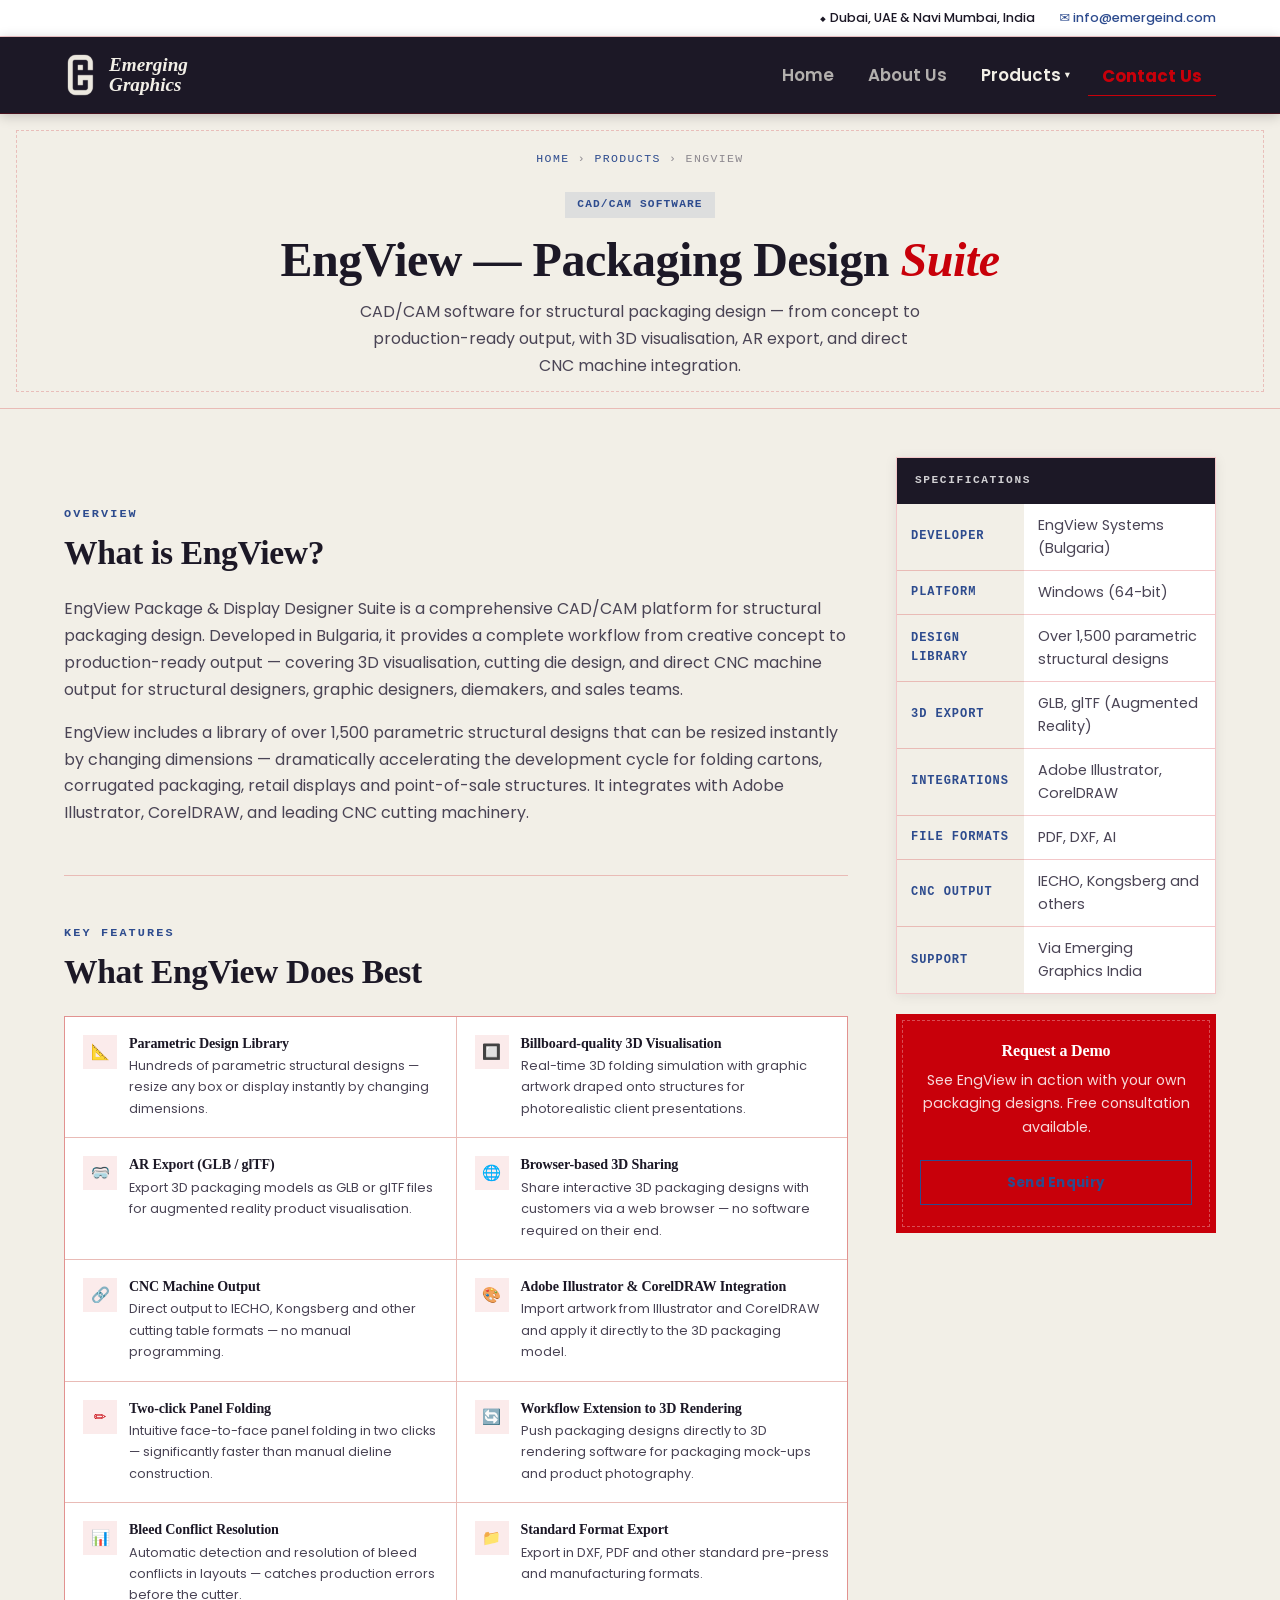
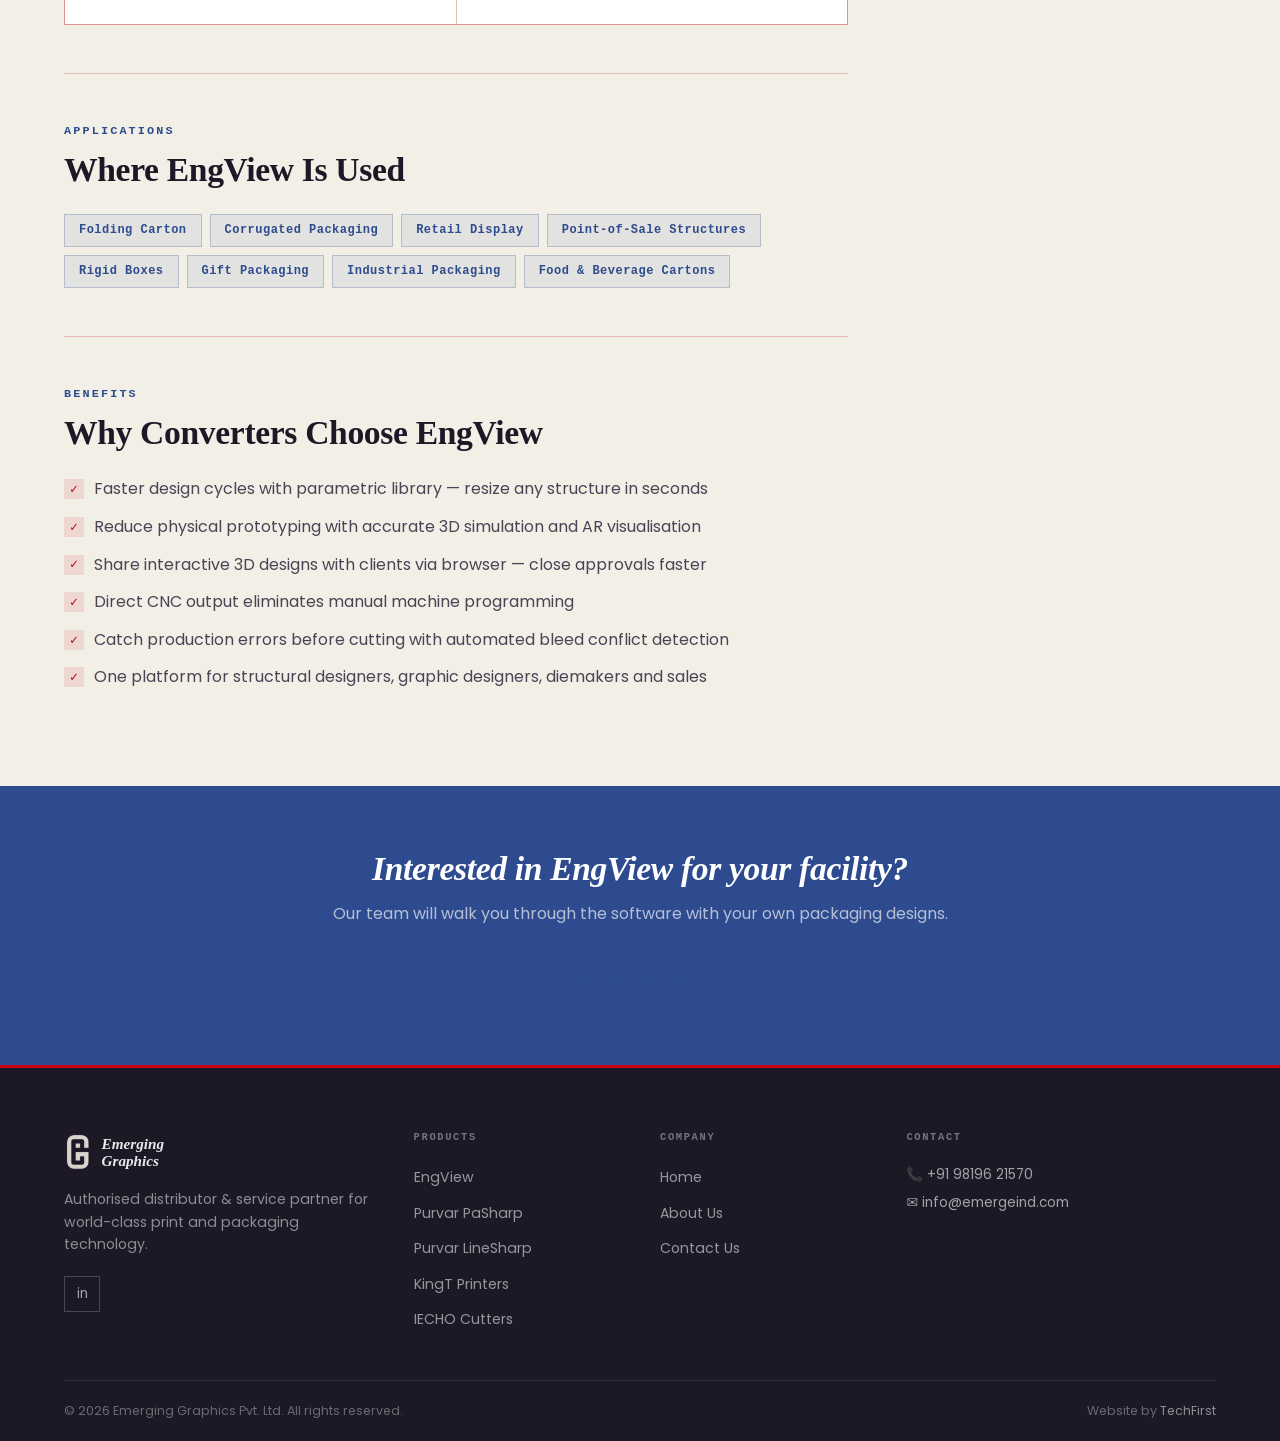
<file: products/engview.html>
<!DOCTYPE html>
<html lang="en">
<head>
  <meta charset="UTF-8" />
  <meta name="viewport" content="width=device-width, initial-scale=1.0" />
  <title>EngView — CAD/CAM Packaging Design Software | Emerging Graphics</title>
  <meta name="description" content="EngView Package &amp; Display Designer Suite — CAD/CAM software for structural packaging design with 3D visualisation, AR export, and CNC output. Authorised by Emerging Graphics for India and Middle East." />
  <link rel="canonical" href="https://emergeind.com/products/engview.html" />
  <meta property="og:type" content="website" />
  <meta property="og:url" content="https://emergeind.com/products/engview.html" />
  <meta property="og:title" content="EngView — CAD/CAM Packaging Design Software" />
  <meta property="og:description" content="CAD/CAM software for structural packaging design with 3D visualisation, AR export, and CNC output. Authorised by Emerging Graphics." />
  <meta property="og:image" content="https://emergeind.com/assets/images/Logo-mark-color.png" />
  <link rel="preconnect" href="https://fonts.googleapis.com" />
  <link href="https://fonts.googleapis.com/css2?family=Poppins:wght@400;500;600;700&display=swap" rel="stylesheet" />
  <link rel="stylesheet" href="../assets/css/main.css" />
  <link rel="stylesheet" href="../assets/css/nav.css" />
  <link rel="stylesheet" href="../assets/css/footer.css" />
  <link rel="stylesheet" href="../assets/css/product.css" />
</head>
<body>

  <div class="top-strip">
    <div class="container">
      <span>⬥ Dubai, UAE &amp; Navi Mumbai, India</span>
      <a href="mailto:info@emergeind.com">✉ info@emergeind.com</a>
    </div>
  </div>

  <nav class="site-nav">
    <div class="container nav-inner">
      <a href="../index.html" class="nav-logo">
        <img src="../assets/images/Logo-mark.png" alt="" onerror="this.style.display='none'" />
        <span class="nav-wordmark"><span class="e">Emerging</span><span class="g">Graphics</span></span>
      </a>
      <button class="hamburger" aria-label="Toggle menu"><span></span><span></span><span></span></button>
      <ul class="nav-links">
        <li><a href="../index.html">Home</a></li>
        <li><a href="../about.html">About Us</a></li>
        <li class="has-mega">
          <a href="#" class="active">Products <span class="chevron">▾</span></a>
          <div class="mega-menu">
            <div class="mega-col-title">Our Solutions</div>
            <div class="mega-col">
              <div class="mega-col-label">Software</div>
              <a href="engview.html"><span class="mega-icon">📐</span><span><span class="mega-name">EngView</span><br><span class="mega-sub">CAD/CAM Packaging Design</span></span></a>
              <a href="purvar-pasharp.html"><span class="mega-icon">🖨</span><span><span class="mega-name">Purvar PaSharp</span><br><span class="mega-sub">Pre-press Suite</span></span></a>
              <a href="purvar-linesharp.html"><span class="mega-icon">✨</span><span><span class="mega-name">Purvar LineSharp</span><br><span class="mega-sub">Security Design System</span></span></a>
            </div>
            <div class="mega-col">
              <div class="mega-col-label">Hardware</div>
              <a href="kingt.html"><span class="mega-icon">🏭</span><span><span class="mega-name">KingT Printers</span><br><span class="mega-sub">Digital Corrugation</span></span></a>
              <a href="iecho.html"><span class="mega-icon">✂️</span><span><span class="mega-name">IECHO Cutters</span><br><span class="mega-sub">Digital Cutting Systems</span></span></a>
            </div>
          </div>
        </li>
        <li class="nav-cta"><a href="../contact.html">Contact Us</a></li>
      </ul>
    </div>
  </nav>

  <div class="page-hero">
    <div class="container">
      <div class="breadcrumb"><a href="../index.html">Home</a> › <a href="#">Products</a> › EngView</div>
      <span class="tag" style="margin-bottom:14px;display:inline-block">CAD/CAM Software</span>
      <h1>EngView — Packaging Design <em>Suite</em></h1>
      <p>CAD/CAM software for structural packaging design — from concept to production-ready output, with 3D visualisation, AR export, and direct CNC machine integration.</p>
    </div>
  </div>

  <section>
    <div class="container">
      <div class="product-layout">
        <div class="product-main">

          <div class="product-section">
            <span class="eyebrow">Overview</span>
            <h2>What is EngView?</h2>
            <p>EngView Package &amp; Display Designer Suite is a comprehensive CAD/CAM platform for structural packaging design. Developed in Bulgaria, it provides a complete workflow from creative concept to production-ready output — covering 3D visualisation, cutting die design, and direct CNC machine output for structural designers, graphic designers, diemakers, and sales teams.</p>
            <p>EngView includes a library of over 1,500 parametric structural designs that can be resized instantly by changing dimensions — dramatically accelerating the development cycle for folding cartons, corrugated packaging, retail displays and point-of-sale structures. It integrates with Adobe Illustrator, CorelDRAW, and leading CNC cutting machinery.</p>
          </div>

          <div class="product-section">
            <span class="eyebrow">Key Features</span>
            <h2>What EngView Does Best</h2>
            <div class="features-grid">
              <div class="feature-item"><div class="feature-icon">📐</div><div><h4>Parametric Design Library</h4><p>Hundreds of parametric structural designs — resize any box or display instantly by changing dimensions.</p></div></div>
              <div class="feature-item"><div class="feature-icon">🔲</div><div><h4>Billboard-quality 3D Visualisation</h4><p>Real-time 3D folding simulation with graphic artwork draped onto structures for photorealistic client presentations.</p></div></div>
              <div class="feature-item"><div class="feature-icon">🥽</div><div><h4>AR Export (GLB / glTF)</h4><p>Export 3D packaging models as GLB or glTF files for augmented reality product visualisation.</p></div></div>
              <div class="feature-item"><div class="feature-icon">🌐</div><div><h4>Browser-based 3D Sharing</h4><p>Share interactive 3D packaging designs with customers via a web browser — no software required on their end.</p></div></div>
              <div class="feature-item"><div class="feature-icon">🔗</div><div><h4>CNC Machine Output</h4><p>Direct output to IECHO, Kongsberg and other cutting table formats — no manual programming.</p></div></div>
              <div class="feature-item"><div class="feature-icon">🎨</div><div><h4>Adobe Illustrator &amp; CorelDRAW Integration</h4><p>Import artwork from Illustrator and CorelDRAW and apply it directly to the 3D packaging model.</p></div></div>
              <div class="feature-item"><div class="feature-icon">✏️</div><div><h4>Two-click Panel Folding</h4><p>Intuitive face-to-face panel folding in two clicks — significantly faster than manual dieline construction.</p></div></div>
              <div class="feature-item"><div class="feature-icon">🔄</div><div><h4>Workflow Extension to 3D Rendering</h4><p>Push packaging designs directly to 3D rendering software for packaging mock-ups and product photography.</p></div></div>
              <div class="feature-item"><div class="feature-icon">📊</div><div><h4>Bleed Conflict Resolution</h4><p>Automatic detection and resolution of bleed conflicts in layouts — catches production errors before the cutter.</p></div></div>
              <div class="feature-item"><div class="feature-icon">📁</div><div><h4>Standard Format Export</h4><p>Export in DXF, PDF and other standard pre-press and manufacturing formats.</p></div></div>
            </div>
          </div>

          <div class="product-section">
            <span class="eyebrow">Applications</span>
            <h2>Where EngView Is Used</h2>
            <div class="app-pills">
              <span class="app-pill">Folding Carton</span>
              <span class="app-pill">Corrugated Packaging</span>
              <span class="app-pill">Retail Display</span>
              <span class="app-pill">Point-of-Sale Structures</span>
              <span class="app-pill">Rigid Boxes</span>
              <span class="app-pill">Gift Packaging</span>
              <span class="app-pill">Industrial Packaging</span>
              <span class="app-pill">Food &amp; Beverage Cartons</span>
            </div>
          </div>

          <div class="product-section">
            <span class="eyebrow">Benefits</span>
            <h2>Why Converters Choose EngView</h2>
            <ul class="checklist">
              <li>Faster design cycles with parametric library — resize any structure in seconds</li>
              <li>Reduce physical prototyping with accurate 3D simulation and AR visualisation</li>
              <li>Share interactive 3D designs with clients via browser — close approvals faster</li>
              <li>Direct CNC output eliminates manual machine programming</li>
              <li>Catch production errors before cutting with automated bleed conflict detection</li>
              <li>One platform for structural designers, graphic designers, diemakers and sales</li>
            </ul>
          </div>

        </div>

        <aside class="product-sidebar">
          <div class="sidebar-card">
            <div class="sidebar-card-header">Specifications</div>
            <div class="sidebar-card-body">
              <table class="spec-table">
                <tr><th>Developer</th><td>EngView Systems (Bulgaria)</td></tr>
                <tr><th>Platform</th><td>Windows (64-bit)</td></tr>
                <tr><th>Design Library</th><td>Over 1,500 parametric structural designs</td></tr>
                <tr><th>3D Export</th><td>GLB, glTF (Augmented Reality)</td></tr>
                <tr><th>Integrations</th><td>Adobe Illustrator, CorelDRAW</td></tr>
                <tr><th>File Formats</th><td>PDF, DXF, AI</td></tr>
                <tr><th>CNC Output</th><td>IECHO, Kongsberg and others</td></tr>
                <tr><th>Support</th><td>Via Emerging Graphics India</td></tr>
              </table>
            </div>
          </div>
          <div class="enquiry-sidebar">
            <h4>Request a Demo</h4>
            <p>See EngView in action with your own packaging designs. Free consultation available.</p>
            <a href="../contact.html" class="btn btn-outline" style="width:100%;justify-content:center">Send Enquiry</a>
          </div>
        </aside>
      </div>
    </div>
  </section>

  <div class="cta-band">
    <div class="container">
      <h2>Interested in EngView for your facility?</h2>
      <p>Our team will walk you through the software with your own packaging designs.</p>
      <a href="../contact.html" class="btn btn-outline">Contact Us Today</a>
    </div>
  </div>

  <footer class="site-footer">
    <div class="container">
      <div class="footer-grid">
        <div class="footer-brand">
          <a class="footer-logo" href="../index.html"><img src="../assets/images/Logo-mark.png" alt="" onerror="this.style.display='none'" /><span class="footer-wordmark"><span class="e">Emerging</span><span class="g">Graphics</span></span></a>
          <p class="tagline">Authorised distributor &amp; service partner for world-class print and packaging technology.</p>
          <div class="footer-social"><a href="https://linkedin.com" target="_blank" rel="noopener">in</a></div>
        </div>
        <div class="footer-col"><h5>Products</h5><ul>
          <li><a href="engview.html">EngView</a></li>
          <li><a href="purvar-pasharp.html">Purvar PaSharp</a></li>
          <li><a href="purvar-linesharp.html">Purvar LineSharp</a></li>
          <li><a href="kingt.html">KingT Printers</a></li>
          <li><a href="iecho.html">IECHO Cutters</a></li>
        </ul></div>
        <div class="footer-col"><h5>Company</h5><ul>
          <li><a href="../index.html">Home</a></li>
          <li><a href="../about.html">About Us</a></li>
          <li><a href="../contact.html">Contact Us</a></li>
        </ul></div>
        <div class="footer-col"><h5>Contact</h5>
          <div class="footer-contact-info">
            <a href="tel:+919819621570">📞 +91 98196 21570</a>
            <a href="mailto:info@emergeind.com">✉ info@emergeind.com</a>
          </div>
        </div>
      </div>
      <div class="footer-bottom">
        <span>&copy; 2026 Emerging Graphics Pvt. Ltd. All rights reserved.</span>
        <span>Website by <a href="https://techfirst.in" style="color:rgba(255,255,255,.5)">TechFirst</a></span>
      </div>
    </div>
  </footer>

  <script src="../assets/js/main.js"></script>
</body>
</html>
</file>
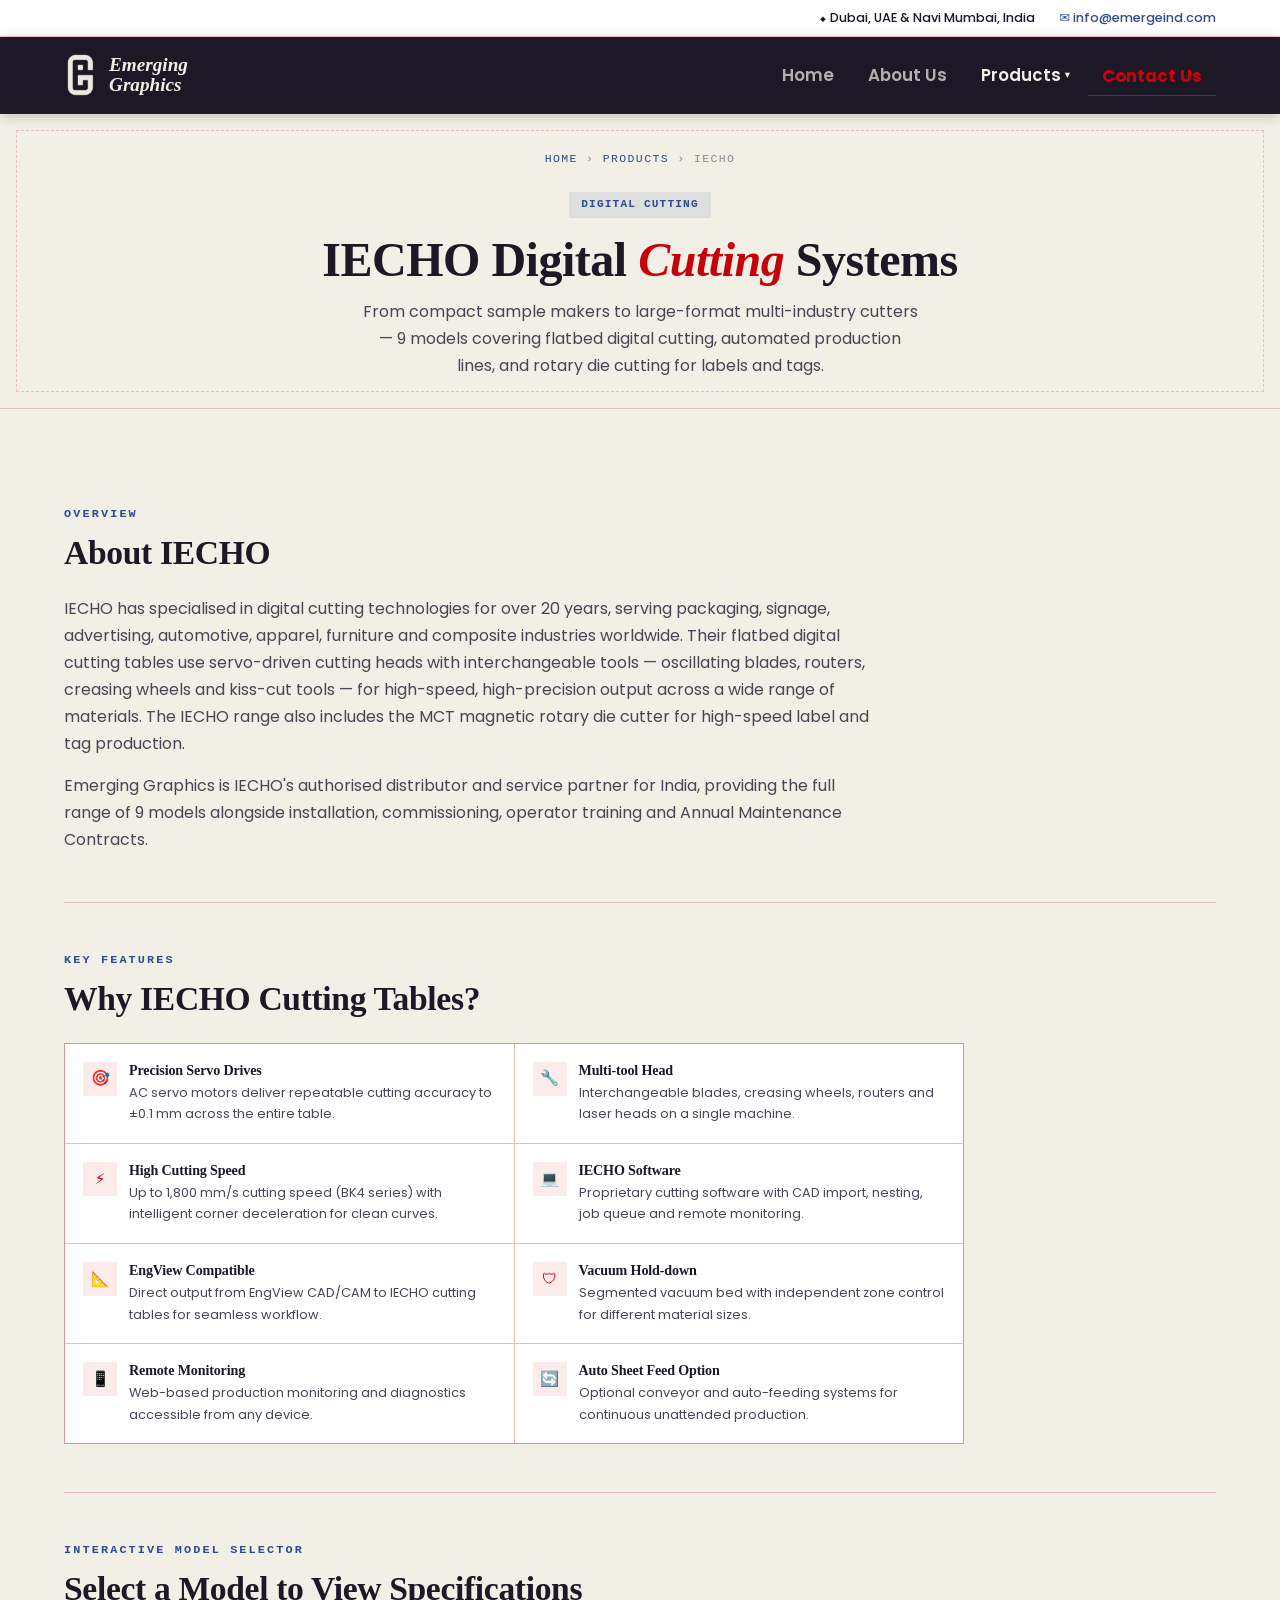
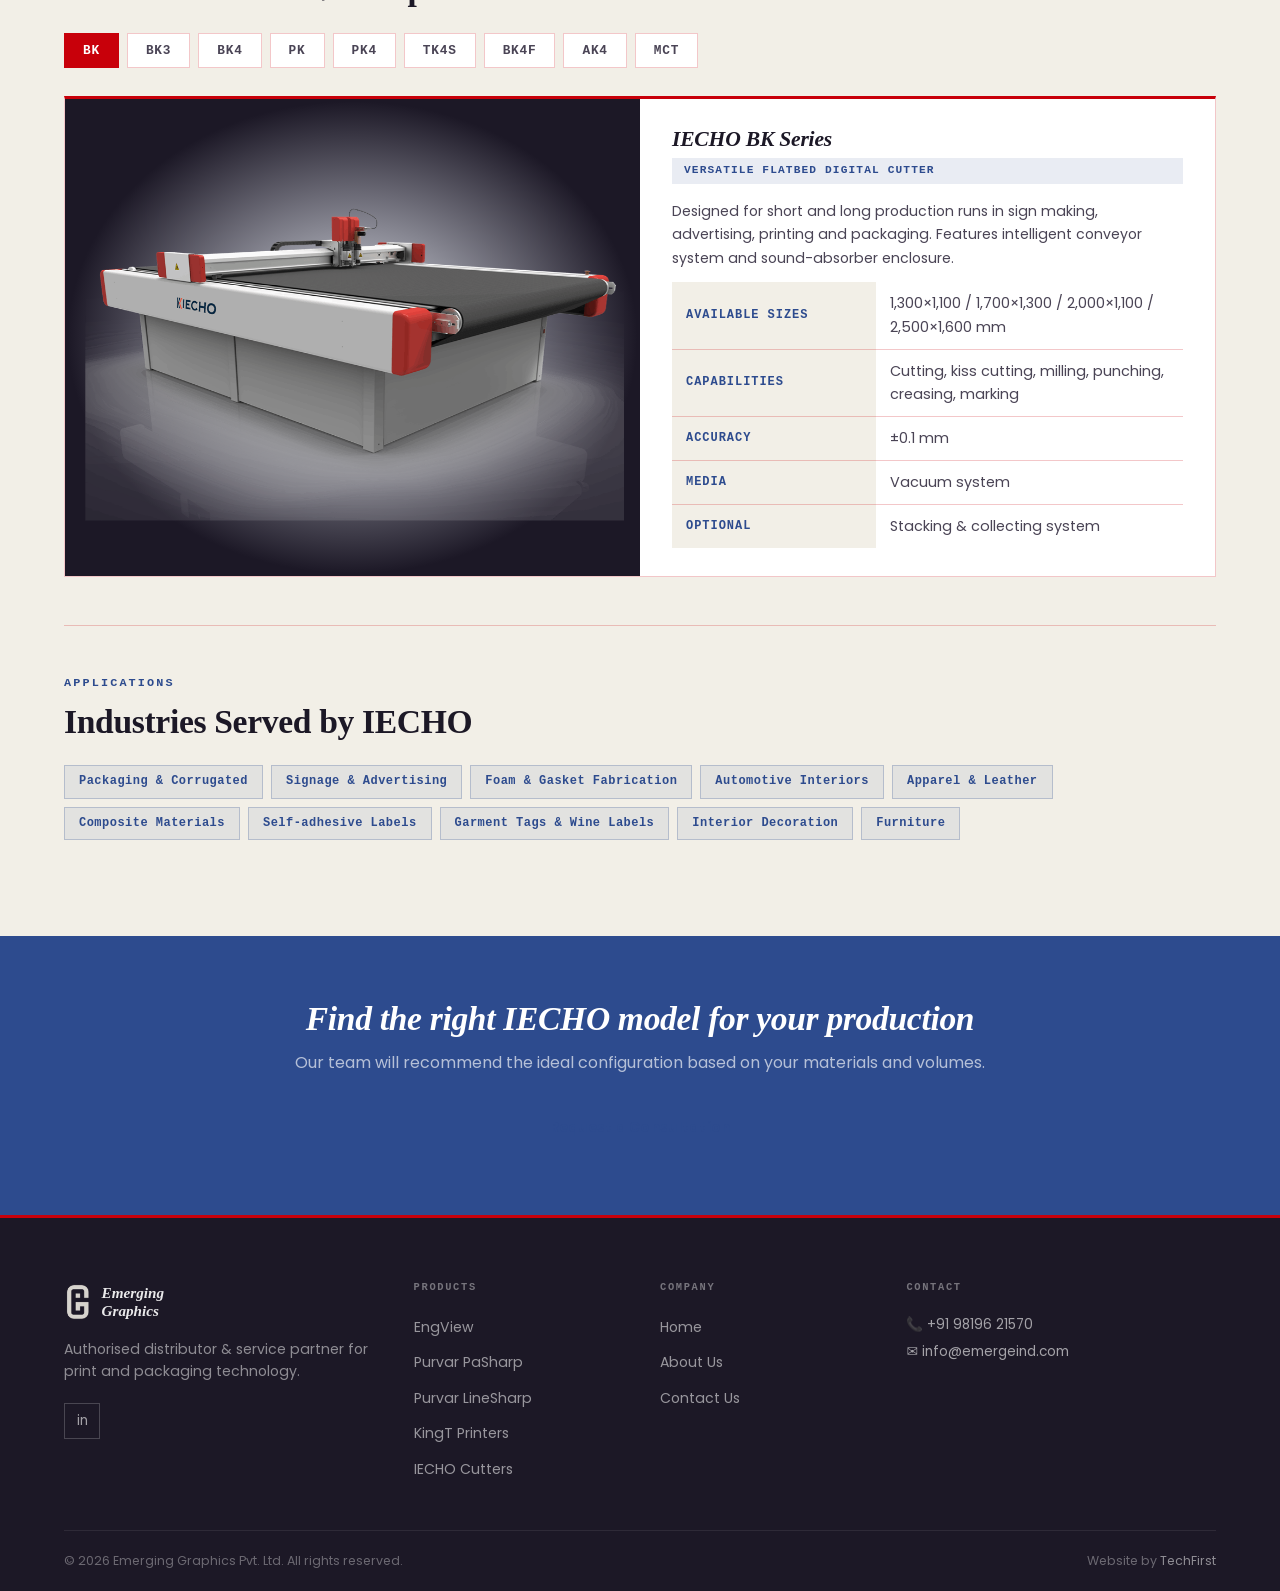
<file: products/iecho.html>
<!DOCTYPE html>
<html lang="en">
<head>
  <meta charset="UTF-8" />
  <meta name="viewport" content="width=device-width, initial-scale=1.0" />
  <title>IECHO Digital Cutting Systems — 9 Models | Emerging Graphics</title>
  <meta name="description" content="IECHO digital cutting systems — BK, PK, TK series and more. 9 models for corrugated, foam, leather, textile and composite cutting. Authorised by Emerging Graphics." />
  <link rel="canonical" href="https://emergeind.com/products/iecho.html" />
  <meta property="og:type" content="website" />
  <meta property="og:url" content="https://emergeind.com/products/iecho.html" />
  <meta property="og:title" content="IECHO Digital Cutting Systems — 9 Models" />
  <meta property="og:description" content="9 models for corrugated, foam, leather, textile and composite cutting. Authorised by Emerging Graphics." />
  <meta property="og:image" content="https://emergeind.com/assets/images/Logo-mark-color.png" />
  <link rel="preconnect" href="https://fonts.googleapis.com" />
  <link href="https://fonts.googleapis.com/css2?family=Poppins:wght@400;500;600;700&display=swap" rel="stylesheet" />
  <link rel="stylesheet" href="../assets/css/main.css" />
  <link rel="stylesheet" href="../assets/css/nav.css" />
  <link rel="stylesheet" href="../assets/css/footer.css" />
  <link rel="stylesheet" href="../assets/css/product.css" />
</head>
<body>

  <div class="top-strip"><div class="container"><span>⬥ Dubai, UAE &amp; Navi Mumbai, India</span><a href="mailto:info@emergeind.com">✉ info@emergeind.com</a></div></div>

  <nav class="site-nav">
    <div class="container nav-inner">
      <a href="../index.html" class="nav-logo">
        <img src="../assets/images/Logo-mark.png" alt="" onerror="this.style.display='none'" />
        <span class="nav-wordmark"><span class="e">Emerging</span><span class="g">Graphics</span></span>
      </a>
      <button class="hamburger" aria-label="Toggle menu"><span></span><span></span><span></span></button>
      <ul class="nav-links">
        <li><a href="../index.html">Home</a></li><li><a href="../about.html">About Us</a></li>
        <li class="has-mega">
          <a href="#" class="active">Products <span class="chevron">▾</span></a>
          <div class="mega-menu">
            <div class="mega-col-title">Our Solutions</div>
            <div class="mega-col"><div class="mega-col-label">Software</div>
              <a href="engview.html"><span class="mega-icon">📐</span><span><span class="mega-name">EngView</span></span></a>
              <a href="purvar-pasharp.html"><span class="mega-icon">🖨</span><span><span class="mega-name">Purvar PaSharp</span></span></a>
              <a href="purvar-linesharp.html"><span class="mega-icon">✨</span><span><span class="mega-name">Purvar LineSharp</span></span></a>
            </div>
            <div class="mega-col"><div class="mega-col-label">Hardware</div>
              <a href="kingt.html"><span class="mega-icon">🏭</span><span><span class="mega-name">KingT Printers</span></span></a>
              <a href="iecho.html"><span class="mega-icon">✂️</span><span><span class="mega-name">IECHO Cutters</span></span></a>
            </div>
          </div>
        </li>
        <li class="nav-cta"><a href="../contact.html">Contact Us</a></li>
      </ul>
    </div>
  </nav>

  <div class="page-hero">
    <div class="container">
      <div class="breadcrumb"><a href="../index.html">Home</a> › <a href="#">Products</a> › IECHO</div>
      <span class="tag" style="margin-bottom:14px;display:inline-block">Digital Cutting</span>
      <h1>IECHO Digital <em>Cutting</em> Systems</h1>
      <p>From compact sample makers to large-format multi-industry cutters — 9 models covering flatbed digital cutting, automated production lines, and rotary die cutting for labels and tags.</p>
    </div>
  </div>

  <section>
    <div class="container">

      <div class="product-section">
        <span class="eyebrow">Overview</span>
        <h2>About IECHO</h2>
        <p style="max-width:820px">IECHO has specialised in digital cutting technologies for over 20 years, serving packaging, signage, advertising, automotive, apparel, furniture and composite industries worldwide. Their flatbed digital cutting tables use servo-driven cutting heads with interchangeable tools — oscillating blades, routers, creasing wheels and kiss-cut tools — for high-speed, high-precision output across a wide range of materials. The IECHO range also includes the MCT magnetic rotary die cutter for high-speed label and tag production.</p>
        <p style="max-width:820px">Emerging Graphics is IECHO's authorised distributor and service partner for India, providing the full range of 9 models alongside installation, commissioning, operator training and Annual Maintenance Contracts.</p>
      </div>

      <div class="product-section">
        <span class="eyebrow">Key Features</span>
        <h2>Why IECHO Cutting Tables?</h2>
        <div class="features-grid" style="max-width:900px">
          <div class="feature-item"><div class="feature-icon">🎯</div><div><h4>Precision Servo Drives</h4><p>AC servo motors deliver repeatable cutting accuracy to ±0.1 mm across the entire table.</p></div></div>
          <div class="feature-item"><div class="feature-icon">🔧</div><div><h4>Multi-tool Head</h4><p>Interchangeable blades, creasing wheels, routers and laser heads on a single machine.</p></div></div>
          <div class="feature-item"><div class="feature-icon">⚡</div><div><h4>High Cutting Speed</h4><p>Up to 1,800 mm/s cutting speed (BK4 series) with intelligent corner deceleration for clean curves.</p></div></div>
          <div class="feature-item"><div class="feature-icon">💻</div><div><h4>IECHO Software</h4><p>Proprietary cutting software with CAD import, nesting, job queue and remote monitoring.</p></div></div>
          <div class="feature-item"><div class="feature-icon">📐</div><div><h4>EngView Compatible</h4><p>Direct output from EngView CAD/CAM to IECHO cutting tables for seamless workflow.</p></div></div>
          <div class="feature-item"><div class="feature-icon">🛡</div><div><h4>Vacuum Hold-down</h4><p>Segmented vacuum bed with independent zone control for different material sizes.</p></div></div>
          <div class="feature-item"><div class="feature-icon">📱</div><div><h4>Remote Monitoring</h4><p>Web-based production monitoring and diagnostics accessible from any device.</p></div></div>
          <div class="feature-item"><div class="feature-icon">🔄</div><div><h4>Auto Sheet Feed Option</h4><p>Optional conveyor and auto-feeding systems for continuous unattended production.</p></div></div>
        </div>
      </div>

      <div class="product-section">
        <span class="eyebrow">Interactive Model Selector</span>
        <h2>Select a Model to View Specifications</h2>
        <div class="model-selector">
          <button class="model-btn" data-model="BK">BK</button>
          <button class="model-btn" data-model="BK3">BK3</button>
          <button class="model-btn" data-model="BK4">BK4</button>
          <button class="model-btn" data-model="PK">PK</button>
          <button class="model-btn" data-model="PK4">PK4</button>
          <button class="model-btn" data-model="TK4S">TK4S</button>
          <button class="model-btn" data-model="BK4F">BK4F</button>
          <button class="model-btn" data-model="AK4">AK4</button>
          <button class="model-btn" data-model="MCT">MCT</button>
        </div>

        <div class="model-panel" data-model="BK">
          <div class="model-panel-image"><img src="../assets/images/products/iecho-bk.png" alt="IECHO BK High-Speed Digital Cutting System" /></div>
          <div class="model-panel-specs">
            <h4>IECHO BK Series</h4>
            <span class="tag model-tag">Versatile Flatbed Digital Cutter</span>
            <p style="margin-bottom:12px;font-size:.88rem;color:var(--text)">Designed for short and long production runs in sign making, advertising, printing and packaging. Features intelligent conveyor system and sound-absorber enclosure.</p>
            <table class="spec-table">
              <tr><th>Available Sizes</th><td>1,300×1,100 / 1,700×1,300 / 2,000×1,100 / 2,500×1,600 mm</td></tr>
              <tr><th>Capabilities</th><td>Cutting, kiss cutting, milling, punching, creasing, marking</td></tr>
              <tr><th>Accuracy</th><td>±0.1 mm</td></tr>
              <tr><th>Media</th><td>Vacuum system</td></tr>
              <tr><th>Optional</th><td>Stacking &amp; collecting system</td></tr>
            </table>
          </div>
        </div>

        <div class="model-panel" data-model="BK3">
          <div class="model-panel-image"><img src="../assets/images/products/iecho-bk3.png" alt="IECHO BK3 High-Speed Digital Cutting System" /></div>
          <div class="model-panel-specs">
            <h4>IECHO BK3 Series</h4>
            <span class="tag model-tag">Advanced Multi-material Cutter</span>
            <p style="margin-bottom:12px;font-size:.88rem;color:var(--text)">Enhanced multi-tool configuration for broader material compatibility. Suited to both sample making and high-volume production across packaging, signage and advertising.</p>
            <table class="spec-table">
              <tr><th>Available Sizes</th><td>1,700×1,300 / 2,500×1,300 / 2,500×1,700 mm</td></tr>
              <tr><th>Capabilities</th><td>Cutting, kiss cutting, milling, punching, creasing, marking</td></tr>
              <tr><th>Accuracy</th><td>±0.1 mm</td></tr>
              <tr><th>Media</th><td>Vacuum system</td></tr>
              <tr><th>Optional</th><td>Stacking &amp; collecting system</td></tr>
            </table>
          </div>
        </div>

        <div class="model-panel" data-model="BK4">
          <div class="model-panel-image"><img src="../assets/images/products/iecho-bk4.png" alt="IECHO BK4 High-Speed Digital Cutting System" /></div>
          <div class="model-panel-specs">
            <h4>IECHO BK4 Series</h4>
            <span class="tag model-tag">High-speed Digital Cutting System</span>
            <p style="margin-bottom:12px;font-size:.88rem;color:var(--text)">High-performance flatbed cutter with IECHO precision motion control and ultra-high-strength integrated frame. Diversified cutting module configuration for packaging, automotive, apparel and composite industries.</p>
            <table class="spec-table">
              <tr><th>BK4-1312</th><td>Cutting area 1,300 × 1,200 mm | Floor 2,100 × 2,000 mm</td></tr>
              <tr><th>BK4-2516</th><td>Cutting area 2,500 × 1,600 mm | Floor 3,200 × 2,400 mm</td></tr>
              <tr><th>Max Cutting Speed</th><td>1,800 mm/s</td></tr>
              <tr><th>Max Cutting Thickness</th><td>50 mm</td></tr>
              <tr><th>Cutting Precision</th><td>±0.1 mm</td></tr>
              <tr><th>Capabilities</th><td>Through cut, kiss cut, milling, V-groove, creasing, marking</td></tr>
              <tr><th>File Formats</th><td>DXF, HPGL</td></tr>
              <tr><th>Media</th><td>Vacuum</td></tr>
              <tr><th>Power</th><td>200V/50Hz or 380V/50Hz</td></tr>
            </table>
          </div>
        </div>

        <div class="model-panel" data-model="PK">
          <div class="model-panel-image"><img src="../assets/images/products/iecho-pk-removebg.png" alt="IECHO PK Automatic Intelligent Cutting System" /></div>
          <div class="model-panel-specs">
            <h4>IECHO PK Series</h4>
            <span class="tag model-tag">Automatic Intelligent Sample Maker</span>
            <p style="margin-bottom:12px;font-size:.88rem;color:var(--text)">Fully automatic vacuum chuck and lifting/feeding platform. Cost-effective smart equipment for sample making and short-run production in signs, printing and packaging.</p>
            <table class="spec-table">
              <tr><th>PK0604 Plus</th><td>600 × 400 mm | &lt;6 mm depth | 4 kW</td></tr>
              <tr><th>PK0705 Plus</th><td>750 × 530 mm | &lt;6 mm depth | 4 kW</td></tr>
              <tr><th>PK1209 Pro Max</th><td>1,200 × 900 mm | ≤10 mm depth | 6.5 kW</td></tr>
              <tr><th>Max Cutting Speed</th><td>1,500 mm/s</td></tr>
              <tr><th>Cutting Accuracy</th><td>±0.1 mm</td></tr>
              <tr><th>Capabilities</th><td>Through cutting, half cutting, creasing, marking</td></tr>
              <tr><th>Tools</th><td>Oscillating, universal, creasing wheel, kiss-cut, drag knife (Pro Max)</td></tr>
              <tr><th>Materials</th><td>Card board, corrugated, foam, KT board, PP paper, sticker, grey board, PVC, ABS</td></tr>
              <tr><th>File Formats (Plus)</th><td>PLT, DXF, HP/GL, EPS</td></tr>
              <tr><th>File Formats (Pro Max)</th><td>PLT, DXF, HP/GL, PDF, EPS</td></tr>
              <tr><th>Power</th><td>220V ±10% 50Hz</td></tr>
            </table>
          </div>
        </div>

        <div class="model-panel" data-model="PK4">
          <div class="model-panel-image"><img src="../assets/images/products/iecho-pk4.png" alt="IECHO PK4 Automatic Intelligent Cutting System" /></div>
          <div class="model-panel-specs">
            <h4>IECHO PK4 Series</h4>
            <span class="tag model-tag">Compact Multi-tool Sample Maker</span>
            <p style="margin-bottom:12px;font-size:.88rem;color:var(--text)">Automatic intelligent cutting system with multi-tool configuration. Suited to sample making and short-run production in signs, printing and packaging industries.</p>
            <table class="spec-table">
              <tr><th>Capabilities</th><td>Through cutting, half cutting, creasing, marking</td></tr>
              <tr><th>Feed System</th><td>Fully automatic vacuum chuck with lifting &amp; feeding platform</td></tr>
              <tr><th>Accuracy</th><td>±0.1 mm</td></tr>
              <tr><th>Media</th><td>Vacuum</td></tr>
            </table>
            <p style="font-size:.82rem;color:var(--text-muted);margin-top:12px">Contact us for full model size options and specifications.</p>
          </div>
        </div>

        <div class="model-panel" data-model="TK4S">
          <div class="model-panel-image"><img src="../assets/images/products/iecho-tk4s.png" alt="IECHO TK4S Large Format Cutting System" /></div>
          <div class="model-panel-specs">
            <h4>IECHO TK4S Series</h4>
            <span class="tag model-tag">Large Format Multi-industry Cutter</span>
            <p style="margin-bottom:12px;font-size:.88rem;color:var(--text)">Large format cutting system with optional dual beams and aviation aluminium honeycomb panel. Available in nine standard size configurations — from 1,500×1,600 mm up to 5,500×3,200 mm.</p>
            <table class="spec-table">
              <tr><th>Size Range</th><td>1,500×1,600 mm up to 5,500×3,200 mm (9 standard configs + custom)</td></tr>
              <tr><th>Max Cutting Speed</th><td>1,500 mm/s</td></tr>
              <tr><th>Max Material Thickness</th><td>50 mm</td></tr>
              <tr><th>Cutting Accuracy</th><td>±0.1 mm</td></tr>
              <tr><th>Beam Options</th><td>Single beam or dual beams (optional)</td></tr>
              <tr><th>Vacuum Pump</th><td>1–4 units × 7.5 kW</td></tr>
              <tr><th>Capabilities</th><td>Full cutting, half cutting, engraving, creasing, grooving, marking</td></tr>
              <tr><th>File Formats</th><td>DXF, HPGL, PLT, PDF, ISO, AI, PS, EPS</td></tr>
              <tr><th>Power</th><td>220V/50Hz single phase or 220V/380V/50–60Hz three phase</td></tr>
            </table>
          </div>
        </div>

        <div class="model-panel" data-model="BK4F">
          <div class="model-panel-image"><img src="../assets/images/products/iecho-bk4.png" alt="IECHO BK4F High-Speed Digital Cutting System with Auto Feed" /></div>
          <div class="model-panel-specs">
            <h4>IECHO BK4F Series</h4>
            <span class="tag model-tag">BK4 with Automatic Feed</span>
            <p style="margin-bottom:12px;font-size:.88rem;color:var(--text)">The BK4F combines the high-speed BK4 cutting platform with an integrated automatic conveyor feed system for continuous, unattended production in high-volume applications.</p>
            <table class="spec-table">
              <tr><th>Base Platform</th><td>BK4 high-speed digital cutter</td></tr>
              <tr><th>Feed System</th><td>Auto conveyor for continuous production</td></tr>
              <tr><th>Max Cutting Speed</th><td>1,800 mm/s</td></tr>
              <tr><th>Max Material Thickness</th><td>50 mm</td></tr>
              <tr><th>Cutting Precision</th><td>±0.1 mm</td></tr>
              <tr><th>Capabilities</th><td>Through cut, kiss cut, milling, V-groove, creasing, marking</td></tr>
            </table>
            <p style="font-size:.82rem;color:var(--text-muted);margin-top:12px">Contact us for size options and detailed configuration specifications.</p>
          </div>
        </div>

        <div class="model-panel" data-model="AK4">
          <div class="model-panel-image"><img src="../assets/images/products/iecho-bk4.png" alt="IECHO AK4 Intelligent Cutting System with Auto Loading" /></div>
          <div class="model-panel-specs">
            <h4>IECHO AK4 Series</h4>
            <span class="tag model-tag">Automated Loading System</span>
            <p style="margin-bottom:12px;font-size:.88rem;color:var(--text)">The AK4 adds automated pallet loading and out-feed to the BK4 cutting platform, enabling fully automated high-volume production with minimal operator intervention.</p>
            <table class="spec-table">
              <tr><th>Base Platform</th><td>BK4 high-speed digital cutter</td></tr>
              <tr><th>Automation</th><td>Auto pallet loader + conveyor out-feed</td></tr>
              <tr><th>Max Cutting Speed</th><td>1,800 mm/s</td></tr>
              <tr><th>Cutting Precision</th><td>±0.1 mm</td></tr>
              <tr><th>Capabilities</th><td>Through cut, kiss cut, milling, V-groove, creasing, marking</td></tr>
            </table>
            <p style="font-size:.82rem;color:var(--text-muted);margin-top:12px">Contact us for size options and detailed configuration specifications.</p>
          </div>
        </div>

        <div class="model-panel" data-model="MCT">
          <div class="model-panel-image"><img src="../assets/images/products/iecho-mct.png" alt="IECHO MCT Magnetic Rotary Die Cutter" /></div>
          <div class="model-panel-specs">
            <h4>IECHO MCT — Magnetic Rotary Die Cutter</h4>
            <span class="tag model-tag">Rotary Die Cutting for Labels &amp; Tags</span>
            <p style="margin-bottom:12px;font-size:.88rem;color:var(--text)">An intelligent die-cutting machine for small-batch and multi-repeat production. Uses high-strength magnetic rolls with a fish-scale feeding platform and precise alignment for self-adhesive labels, garment tags, wine labels and playing cards.</p>
            <table class="spec-table">
              <tr><th>Machine Dimensions</th><td>2,420 × 840 × 1,650 mm</td></tr>
              <tr><th>Weight</th><td>1,000 kg</td></tr>
              <tr><th>Max Paper Size</th><td>508 × 355 mm</td></tr>
              <tr><th>Max Die Plate Size</th><td>350 × 500 mm</td></tr>
              <tr><th>Die Plate Thickness</th><td>0.96 mm</td></tr>
              <tr><th>Cutting Accuracy</th><td>≤0.2 mm</td></tr>
              <tr><th>Max Speed</th><td>5,000 sheets/hour</td></tr>
              <tr><th>Paper Weight Range</th><td>70–400 g/m²</td></tr>
              <tr><th>Loading Capacity</th><td>1,200 sheets (250 mm stack)</td></tr>
              <tr><th>Power</th><td>220V, 6.5 kW</td></tr>
              <tr><th>Air Pressure</th><td>0.6 MPa</td></tr>
              <tr><th>Processes</th><td>Full cutting, half cutting, perforating, creasing, easy-tear lines</td></tr>
            </table>
          </div>
        </div>

      </div>

      <div class="product-section">
        <span class="eyebrow">Applications</span>
        <h2>Industries Served by IECHO</h2>
        <div class="app-pills">
          <span class="app-pill">Packaging &amp; Corrugated</span>
          <span class="app-pill">Signage &amp; Advertising</span>
          <span class="app-pill">Foam &amp; Gasket Fabrication</span>
          <span class="app-pill">Automotive Interiors</span>
          <span class="app-pill">Apparel &amp; Leather</span>
          <span class="app-pill">Composite Materials</span>
          <span class="app-pill">Self-adhesive Labels</span>
          <span class="app-pill">Garment Tags &amp; Wine Labels</span>
          <span class="app-pill">Interior Decoration</span>
          <span class="app-pill">Furniture</span>
        </div>
      </div>

    </div>
  </section>

  <div class="cta-band">
    <div class="container">
      <h2>Find the right IECHO model for your production</h2>
      <p>Our team will recommend the ideal configuration based on your materials and volumes.</p>
      <a href="../contact.html" class="btn btn-outline">Request a Consultation</a>
    </div>
  </div>

  <footer class="site-footer">
    <div class="container">
      <div class="footer-grid">
        <div class="footer-brand">
          <a class="footer-logo" href="../index.html"><img src="../assets/images/Logo-mark.png" alt="" onerror="this.style.display='none'" /><span class="footer-wordmark"><span class="e">Emerging</span><span class="g">Graphics</span></span></a>
          <p class="tagline">Authorised distributor &amp; service partner for print and packaging technology.</p>
          <div class="footer-social"><a href="https://linkedin.com" target="_blank" rel="noopener">in</a></div>
        </div>
        <div class="footer-col"><h5>Products</h5><ul>
          <li><a href="engview.html">EngView</a></li><li><a href="purvar-pasharp.html">Purvar PaSharp</a></li>
          <li><a href="purvar-linesharp.html">Purvar LineSharp</a></li><li><a href="kingt.html">KingT Printers</a></li>
          <li><a href="iecho.html">IECHO Cutters</a></li>
        </ul></div>
        <div class="footer-col"><h5>Company</h5><ul>
          <li><a href="../index.html">Home</a></li><li><a href="../about.html">About Us</a></li>
          <li><a href="../contact.html">Contact Us</a></li>
        </ul></div>
        <div class="footer-col"><h5>Contact</h5>
          <div class="footer-contact-info">
            <a href="tel:+919819621570">📞 +91 98196 21570</a>
            <a href="mailto:info@emergeind.com">✉ info@emergeind.com</a>
          </div>
        </div>
      </div>
      <div class="footer-bottom">
        <span>&copy; 2026 Emerging Graphics Pvt. Ltd. All rights reserved.</span>
        <span>Website by <a href="https://techfirst.in" style="color:rgba(255,255,255,.5)">TechFirst</a></span>
      </div>
    </div>
  </footer>
  <script src="../assets/js/main.js"></script>
  <script src="../assets/js/iecho-selector.js"></script>
</body>
</html>
</file>
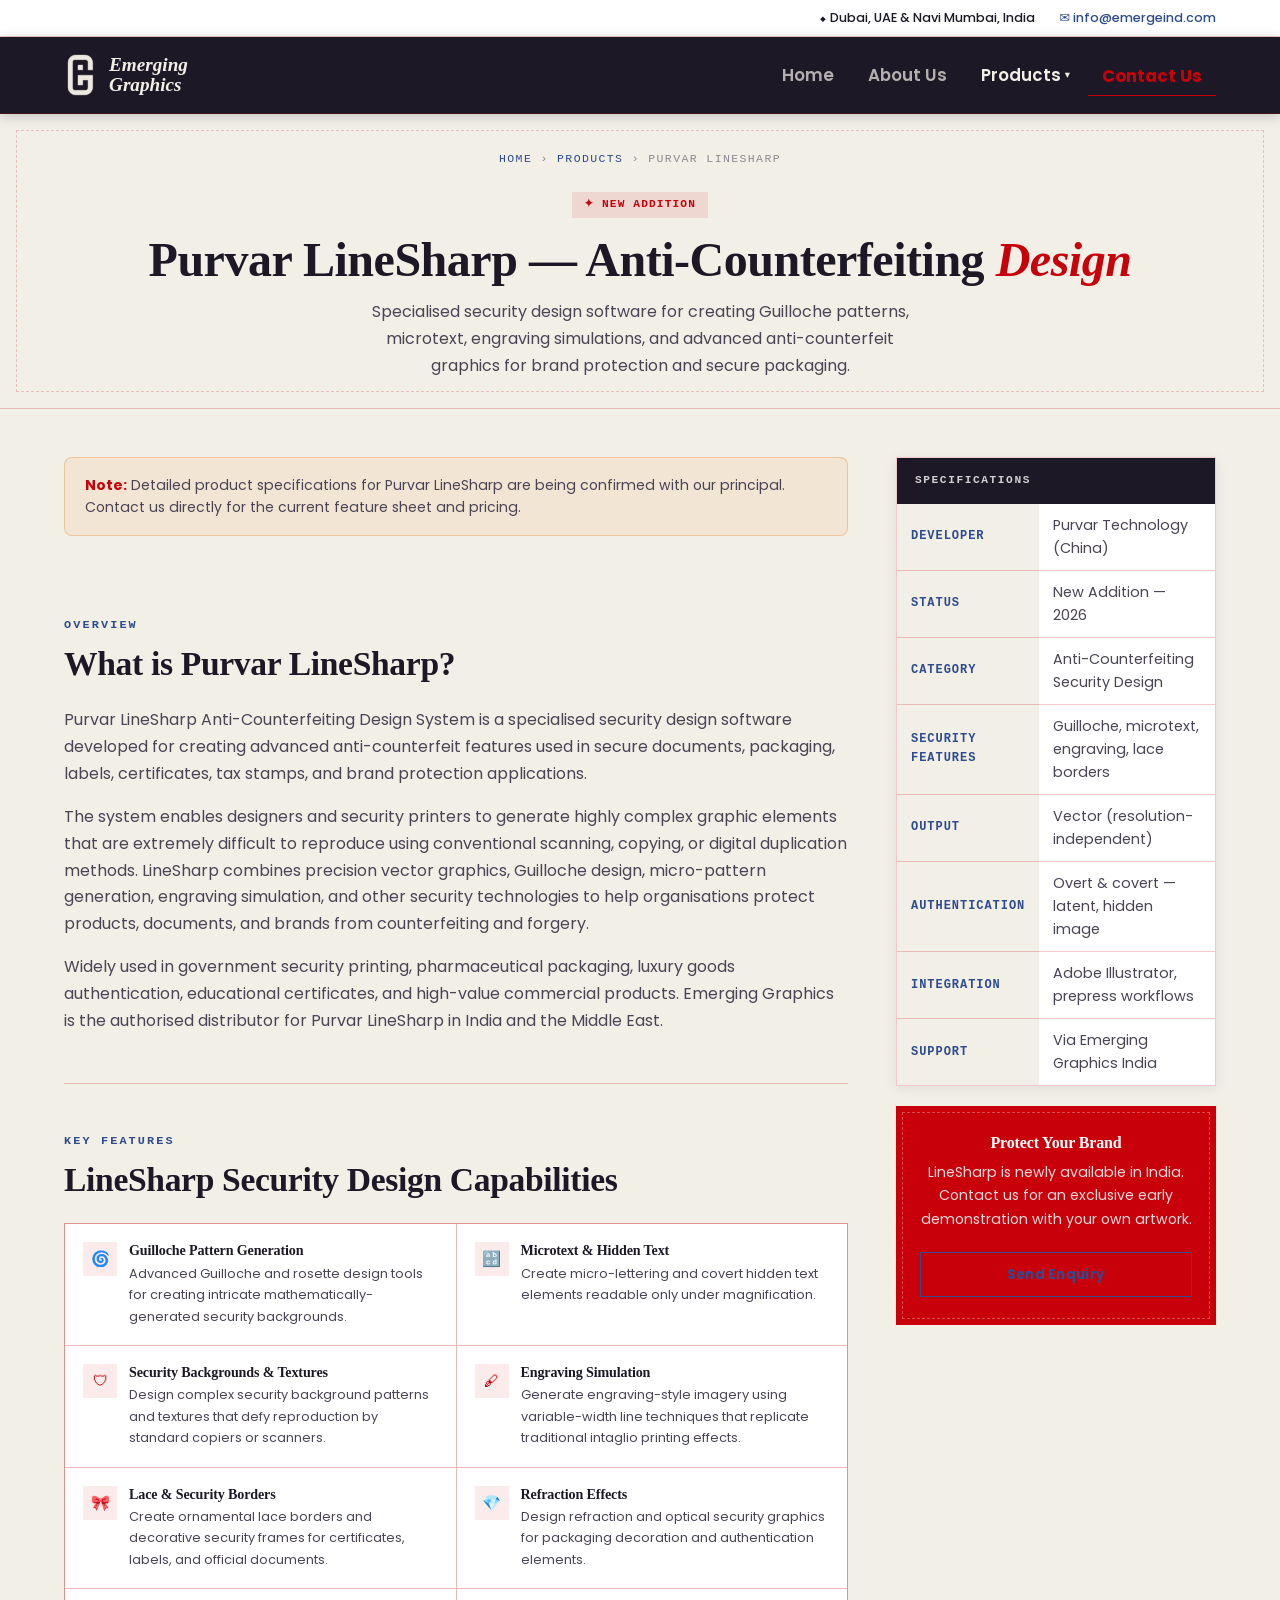
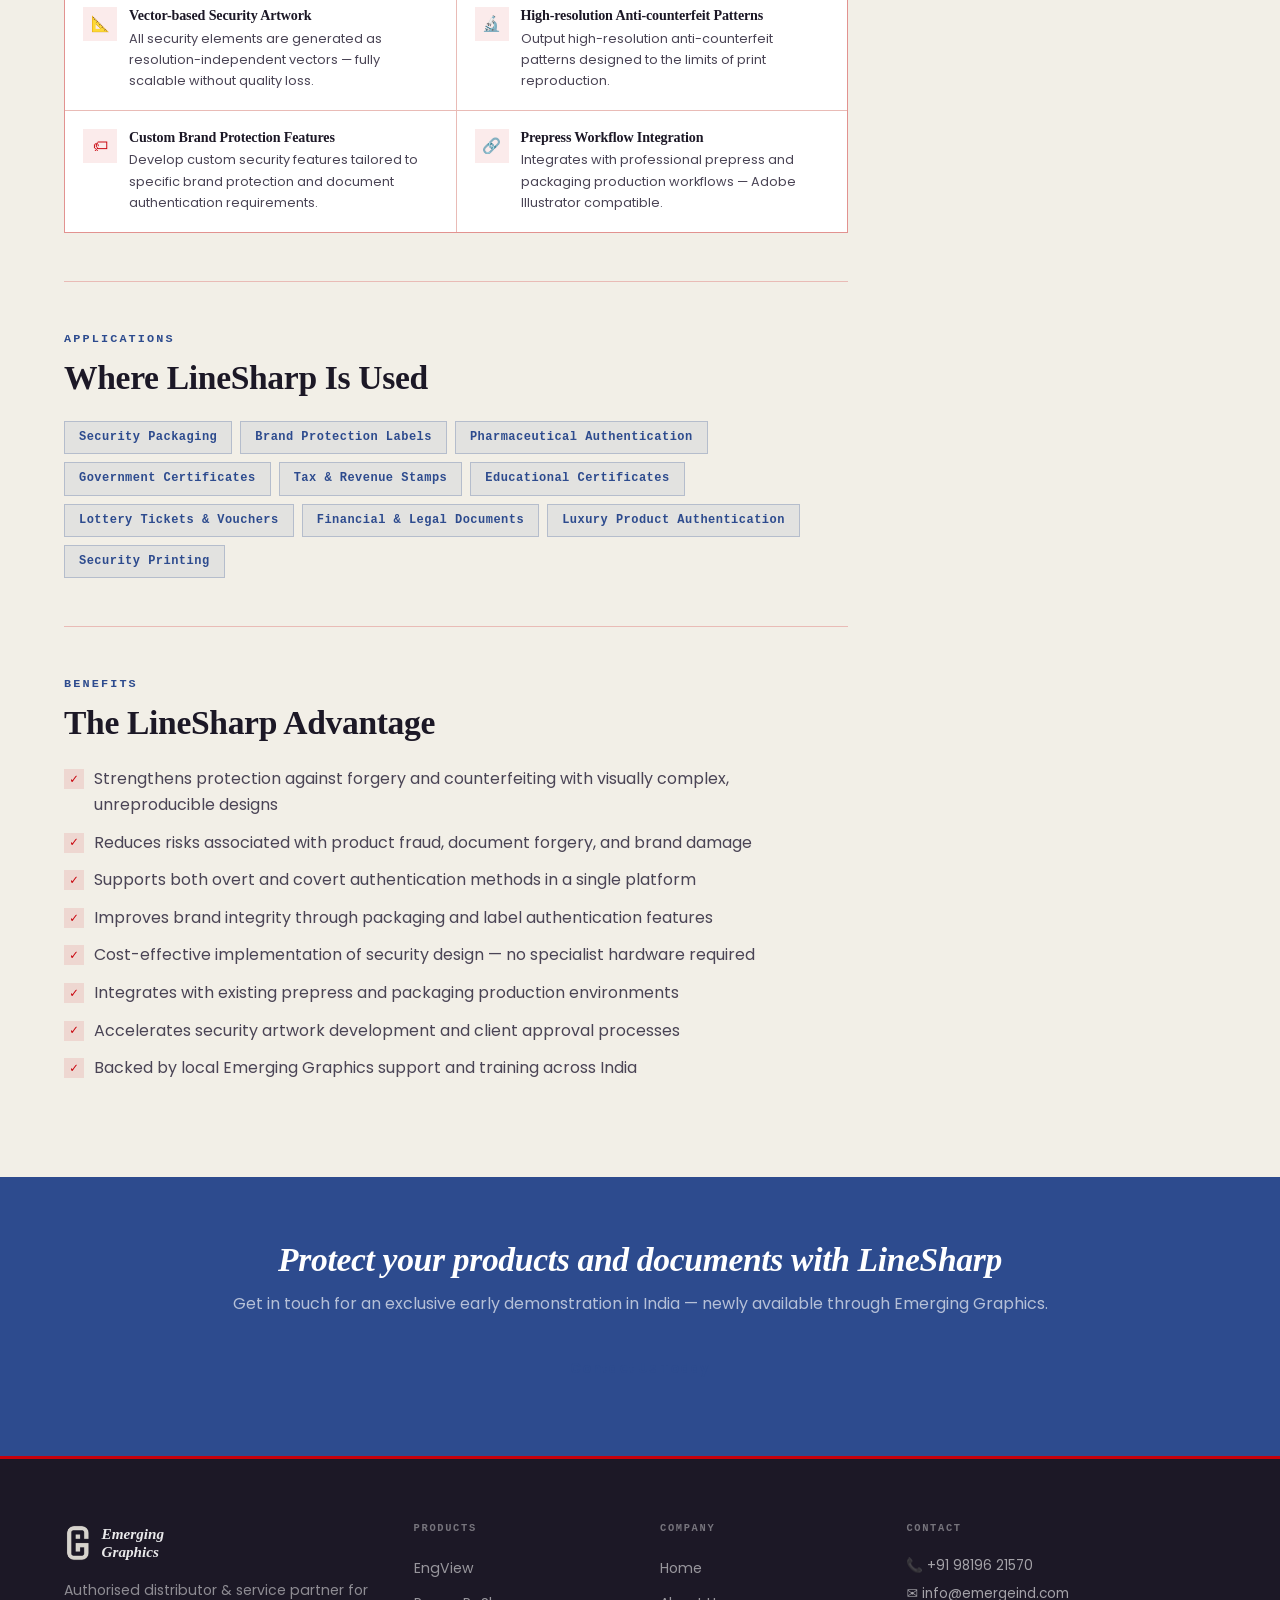
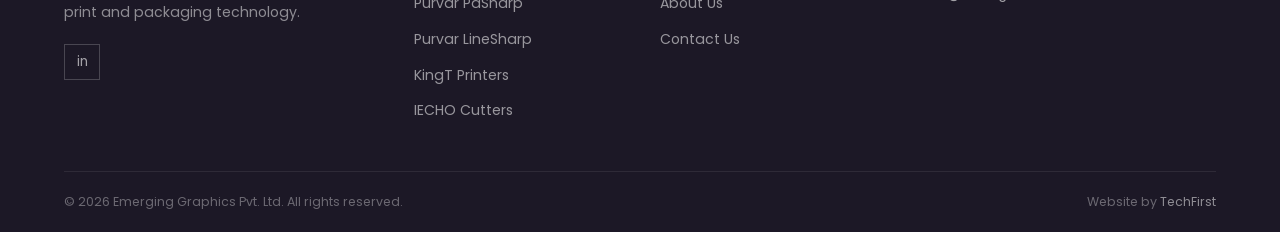
<file: products/purvar-linesharp.html>
<!DOCTYPE html>
<html lang="en">
<head>
  <meta charset="UTF-8" />
  <meta name="viewport" content="width=device-width, initial-scale=1.0" />
  <title>Purvar LineSharp — Anti-Counterfeiting Security Design System | Emerging Graphics</title>
  <meta name="description" content="Purvar LineSharp is a specialized security design software for Guilloche patterns, microtext, engraving simulation, and anti-counterfeit graphics. Authorised by Emerging Graphics." />
  <link rel="canonical" href="https://emergeind.com/products/purvar-linesharp.html" />
  <meta property="og:type" content="website" />
  <meta property="og:url" content="https://emergeind.com/products/purvar-linesharp.html" />
  <meta property="og:title" content="Purvar LineSharp — Anti-Counterfeiting Security Design System" />
  <meta property="og:description" content="Specialized security design software for Guilloche patterns, microtext, engraving simulation, and anti-counterfeit graphics. Authorised by Emerging Graphics." />
  <meta property="og:image" content="https://emergeind.com/assets/images/Logo-mark-color.png" />
  <link rel="preconnect" href="https://fonts.googleapis.com" />
  <link href="https://fonts.googleapis.com/css2?family=Poppins:wght@400;500;600;700&display=swap" rel="stylesheet" />
  <link rel="stylesheet" href="../assets/css/main.css" />
  <link rel="stylesheet" href="../assets/css/nav.css" />
  <link rel="stylesheet" href="../assets/css/footer.css" />
  <link rel="stylesheet" href="../assets/css/product.css" />
</head>
<body>

  <div class="top-strip"><div class="container"><span>⬥ Dubai, UAE &amp; Navi Mumbai, India</span><a href="mailto:info@emergeind.com">✉ info@emergeind.com</a></div></div>

  <nav class="site-nav">
    <div class="container nav-inner">
      <a href="../index.html" class="nav-logo">
        <img src="../assets/images/Logo-mark.png" alt="" onerror="this.style.display='none'" />
        <span class="nav-wordmark"><span class="e">Emerging</span><span class="g">Graphics</span></span>
      </a>
      <button class="hamburger" aria-label="Toggle menu"><span></span><span></span><span></span></button>
      <ul class="nav-links">
        <li><a href="../index.html">Home</a></li>
        <li><a href="../about.html">About Us</a></li>
        <li class="has-mega">
          <a href="#" class="active">Products <span class="chevron">▾</span></a>
          <div class="mega-menu">
            <div class="mega-col-title">Our Solutions</div>
            <div class="mega-col"><div class="mega-col-label">Software</div>
              <a href="engview.html"><span class="mega-icon">📐</span><span><span class="mega-name">EngView</span><br><span class="mega-sub">CAD/CAM Packaging Design</span></span></a>
              <a href="purvar-pasharp.html"><span class="mega-icon">🖨</span><span><span class="mega-name">Purvar PaSharp</span><br><span class="mega-sub">Pre-press Suite</span></span></a>
              <a href="purvar-linesharp.html"><span class="mega-icon">✨</span><span><span class="mega-name">Purvar LineSharp</span><br><span class="mega-sub">Security Design System</span></span></a>
            </div>
            <div class="mega-col"><div class="mega-col-label">Hardware</div>
              <a href="kingt.html"><span class="mega-icon">🏭</span><span><span class="mega-name">KingT Printers</span><br><span class="mega-sub">Digital Corrugation</span></span></a>
              <a href="iecho.html"><span class="mega-icon">✂️</span><span><span class="mega-name">IECHO Cutters</span><br><span class="mega-sub">Digital Cutting Systems</span></span></a>
            </div>
          </div>
        </li>
        <li class="nav-cta"><a href="../contact.html">Contact Us</a></li>
      </ul>
    </div>
  </nav>

  <div class="page-hero">
    <div class="container">
      <div class="breadcrumb"><a href="../index.html">Home</a> › <a href="#">Products</a> › Purvar LineSharp</div>
      <span class="tag new" style="margin-bottom:14px;display:inline-block">✦ New Addition</span>
      <h1>Purvar LineSharp — Anti-Counterfeiting <em>Design</em></h1>
      <p>Specialised security design software for creating Guilloche patterns, microtext, engraving simulations, and advanced anti-counterfeit graphics for brand protection and secure packaging.</p>
    </div>
  </div>

  <section>
    <div class="container">
      <div class="product-layout">
        <div class="product-main">

          <div style="background:rgba(232,116,10,.08);border:1px solid rgba(232,116,10,.3);border-radius:8px;padding:16px 20px;margin-bottom:32px;font-size:.88rem;color:var(--text)">
            <strong style="color:var(--accent)">Note:</strong> Detailed product specifications for Purvar LineSharp are being confirmed with our principal. Contact us directly for the current feature sheet and pricing.
          </div>

          <div class="product-section">
            <span class="eyebrow">Overview</span>
            <h2>What is Purvar LineSharp?</h2>
            <p>Purvar LineSharp Anti-Counterfeiting Design System is a specialised security design software developed for creating advanced anti-counterfeit features used in secure documents, packaging, labels, certificates, tax stamps, and brand protection applications.</p>
            <p>The system enables designers and security printers to generate highly complex graphic elements that are extremely difficult to reproduce using conventional scanning, copying, or digital duplication methods. LineSharp combines precision vector graphics, Guilloche design, micro-pattern generation, engraving simulation, and other security technologies to help organisations protect products, documents, and brands from counterfeiting and forgery.</p>
            <p>Widely used in government security printing, pharmaceutical packaging, luxury goods authentication, educational certificates, and high-value commercial products. Emerging Graphics is the authorised distributor for Purvar LineSharp in India and the Middle East.</p>
          </div>

          <div class="product-section">
            <span class="eyebrow">Key Features</span>
            <h2>LineSharp Security Design Capabilities</h2>
            <div class="features-grid">
              <div class="feature-item"><div class="feature-icon">🌀</div><div><h4>Guilloche Pattern Generation</h4><p>Advanced Guilloche and rosette design tools for creating intricate mathematically-generated security backgrounds.</p></div></div>
              <div class="feature-item"><div class="feature-icon">🔡</div><div><h4>Microtext &amp; Hidden Text</h4><p>Create micro-lettering and covert hidden text elements readable only under magnification.</p></div></div>
              <div class="feature-item"><div class="feature-icon">🛡</div><div><h4>Security Backgrounds &amp; Textures</h4><p>Design complex security background patterns and textures that defy reproduction by standard copiers or scanners.</p></div></div>
              <div class="feature-item"><div class="feature-icon">🖋</div><div><h4>Engraving Simulation</h4><p>Generate engraving-style imagery using variable-width line techniques that replicate traditional intaglio printing effects.</p></div></div>
              <div class="feature-item"><div class="feature-icon">🎀</div><div><h4>Lace &amp; Security Borders</h4><p>Create ornamental lace borders and decorative security frames for certificates, labels, and official documents.</p></div></div>
              <div class="feature-item"><div class="feature-icon">💎</div><div><h4>Refraction Effects</h4><p>Design refraction and optical security graphics for packaging decoration and authentication elements.</p></div></div>
              <div class="feature-item"><div class="feature-icon">📐</div><div><h4>Vector-based Security Artwork</h4><p>All security elements are generated as resolution-independent vectors — fully scalable without quality loss.</p></div></div>
              <div class="feature-item"><div class="feature-icon">🔬</div><div><h4>High-resolution Anti-counterfeit Patterns</h4><p>Output high-resolution anti-counterfeit patterns designed to the limits of print reproduction.</p></div></div>
              <div class="feature-item"><div class="feature-icon">🏷</div><div><h4>Custom Brand Protection Features</h4><p>Develop custom security features tailored to specific brand protection and document authentication requirements.</p></div></div>
              <div class="feature-item"><div class="feature-icon">🔗</div><div><h4>Prepress Workflow Integration</h4><p>Integrates with professional prepress and packaging production workflows — Adobe Illustrator compatible.</p></div></div>
            </div>
          </div>

          <div class="product-section">
            <span class="eyebrow">Applications</span>
            <h2>Where LineSharp Is Used</h2>
            <div class="app-pills">
              <span class="app-pill">Security Packaging</span>
              <span class="app-pill">Brand Protection Labels</span>
              <span class="app-pill">Pharmaceutical Authentication</span>
              <span class="app-pill">Government Certificates</span>
              <span class="app-pill">Tax &amp; Revenue Stamps</span>
              <span class="app-pill">Educational Certificates</span>
              <span class="app-pill">Lottery Tickets &amp; Vouchers</span>
              <span class="app-pill">Financial &amp; Legal Documents</span>
              <span class="app-pill">Luxury Product Authentication</span>
              <span class="app-pill">Security Printing</span>
            </div>
          </div>

          <div class="product-section">
            <span class="eyebrow">Benefits</span>
            <h2>The LineSharp Advantage</h2>
            <ul class="checklist">
              <li>Strengthens protection against forgery and counterfeiting with visually complex, unreproducible designs</li>
              <li>Reduces risks associated with product fraud, document forgery, and brand damage</li>
              <li>Supports both overt and covert authentication methods in a single platform</li>
              <li>Improves brand integrity through packaging and label authentication features</li>
              <li>Cost-effective implementation of security design — no specialist hardware required</li>
              <li>Integrates with existing prepress and packaging production environments</li>
              <li>Accelerates security artwork development and client approval processes</li>
              <li>Backed by local Emerging Graphics support and training across India</li>
            </ul>
          </div>

        </div>

        <aside class="product-sidebar">
          <div class="sidebar-card">
            <div class="sidebar-card-header">Specifications</div>
            <div class="sidebar-card-body">
              <table class="spec-table">
                <tr><th>Developer</th><td>Purvar Technology (China)</td></tr>
                <tr><th>Status</th><td>New Addition — 2026</td></tr>
                <tr><th>Category</th><td>Anti-Counterfeiting Security Design</td></tr>
                <tr><th>Security Features</th><td>Guilloche, microtext, engraving, lace borders</td></tr>
                <tr><th>Output</th><td>Vector (resolution-independent)</td></tr>
                <tr><th>Authentication</th><td>Overt &amp; covert — latent, hidden image</td></tr>
                <tr><th>Integration</th><td>Adobe Illustrator, prepress workflows</td></tr>
                <tr><th>Support</th><td>Via Emerging Graphics India</td></tr>
              </table>
            </div>
          </div>
          <div class="enquiry-sidebar">
            <h4>Protect Your Brand</h4>
            <p>LineSharp is newly available in India. Contact us for an exclusive early demonstration with your own artwork.</p>
            <a href="../contact.html" class="btn btn-outline" style="width:100%;justify-content:center">Send Enquiry</a>
          </div>
        </aside>
      </div>
    </div>
  </section>

  <div class="cta-band">
    <div class="container">
      <h2>Protect your products and documents with LineSharp</h2>
      <p>Get in touch for an exclusive early demonstration in India — newly available through Emerging Graphics.</p>
      <a href="../contact.html" class="btn btn-outline">Contact Us Today</a>
    </div>
  </div>

  <footer class="site-footer">
    <div class="container">
      <div class="footer-grid">
        <div class="footer-brand">
          <a class="footer-logo" href="../index.html"><img src="../assets/images/Logo-mark.png" alt="" onerror="this.style.display='none'" /><span class="footer-wordmark"><span class="e">Emerging</span><span class="g">Graphics</span></span></a>
          <p class="tagline">Authorised distributor &amp; service partner for print and packaging technology.</p>
          <div class="footer-social"><a href="https://linkedin.com" target="_blank" rel="noopener">in</a></div>
        </div>
        <div class="footer-col"><h5>Products</h5><ul>
          <li><a href="engview.html">EngView</a></li><li><a href="purvar-pasharp.html">Purvar PaSharp</a></li>
          <li><a href="purvar-linesharp.html">Purvar LineSharp</a></li><li><a href="kingt.html">KingT Printers</a></li>
          <li><a href="iecho.html">IECHO Cutters</a></li>
        </ul></div>
        <div class="footer-col"><h5>Company</h5><ul>
          <li><a href="../index.html">Home</a></li><li><a href="../about.html">About Us</a></li>
          <li><a href="../contact.html">Contact Us</a></li>
        </ul></div>
        <div class="footer-col"><h5>Contact</h5>
          <div class="footer-contact-info">
            <a href="tel:+919819621570">📞 +91 98196 21570</a>
            <a href="mailto:info@emergeind.com">✉ info@emergeind.com</a>
          </div>
        </div>
      </div>
      <div class="footer-bottom">
        <span>&copy; 2026 Emerging Graphics Pvt. Ltd. All rights reserved.</span>
        <span>Website by <a href="https://techfirst.in" style="color:rgba(255,255,255,.5)">TechFirst</a></span>
      </div>
    </div>
  </footer>
  <script src="../assets/js/main.js"></script>
</body>
</html>
</file>
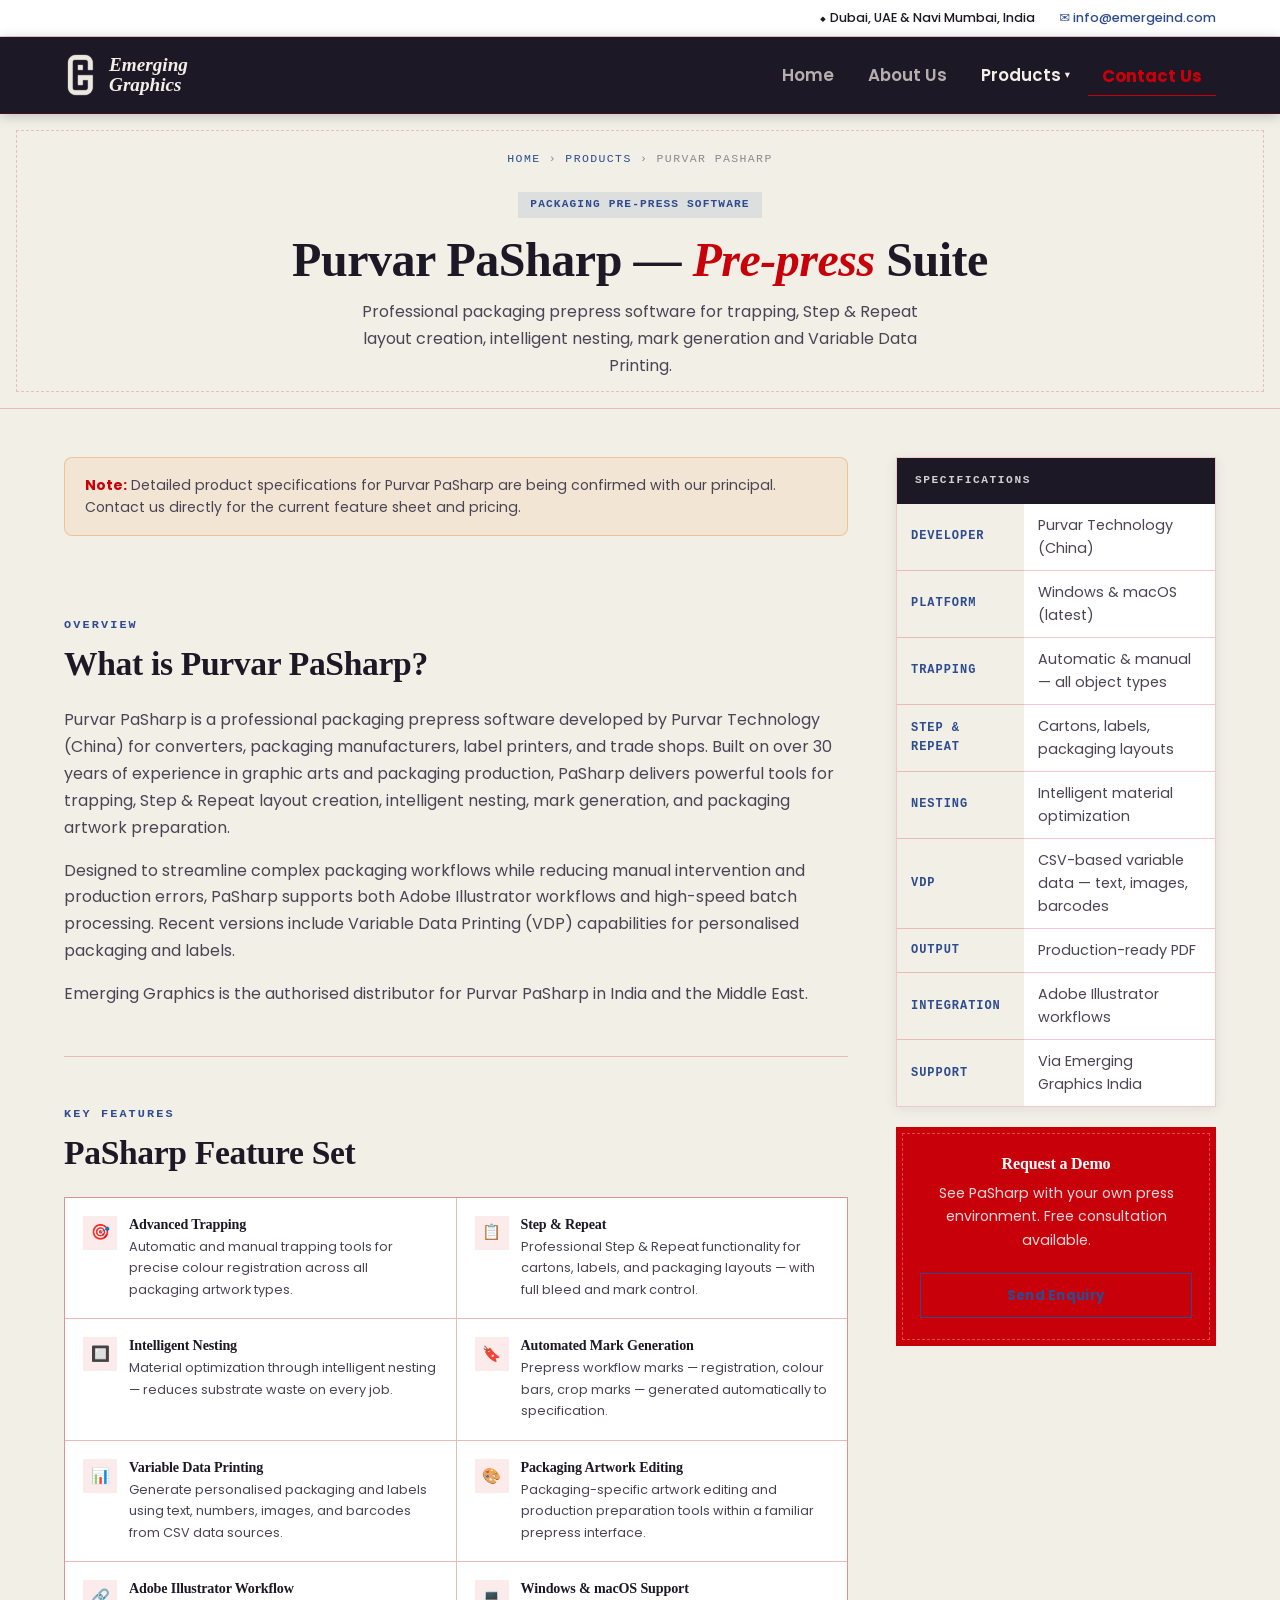
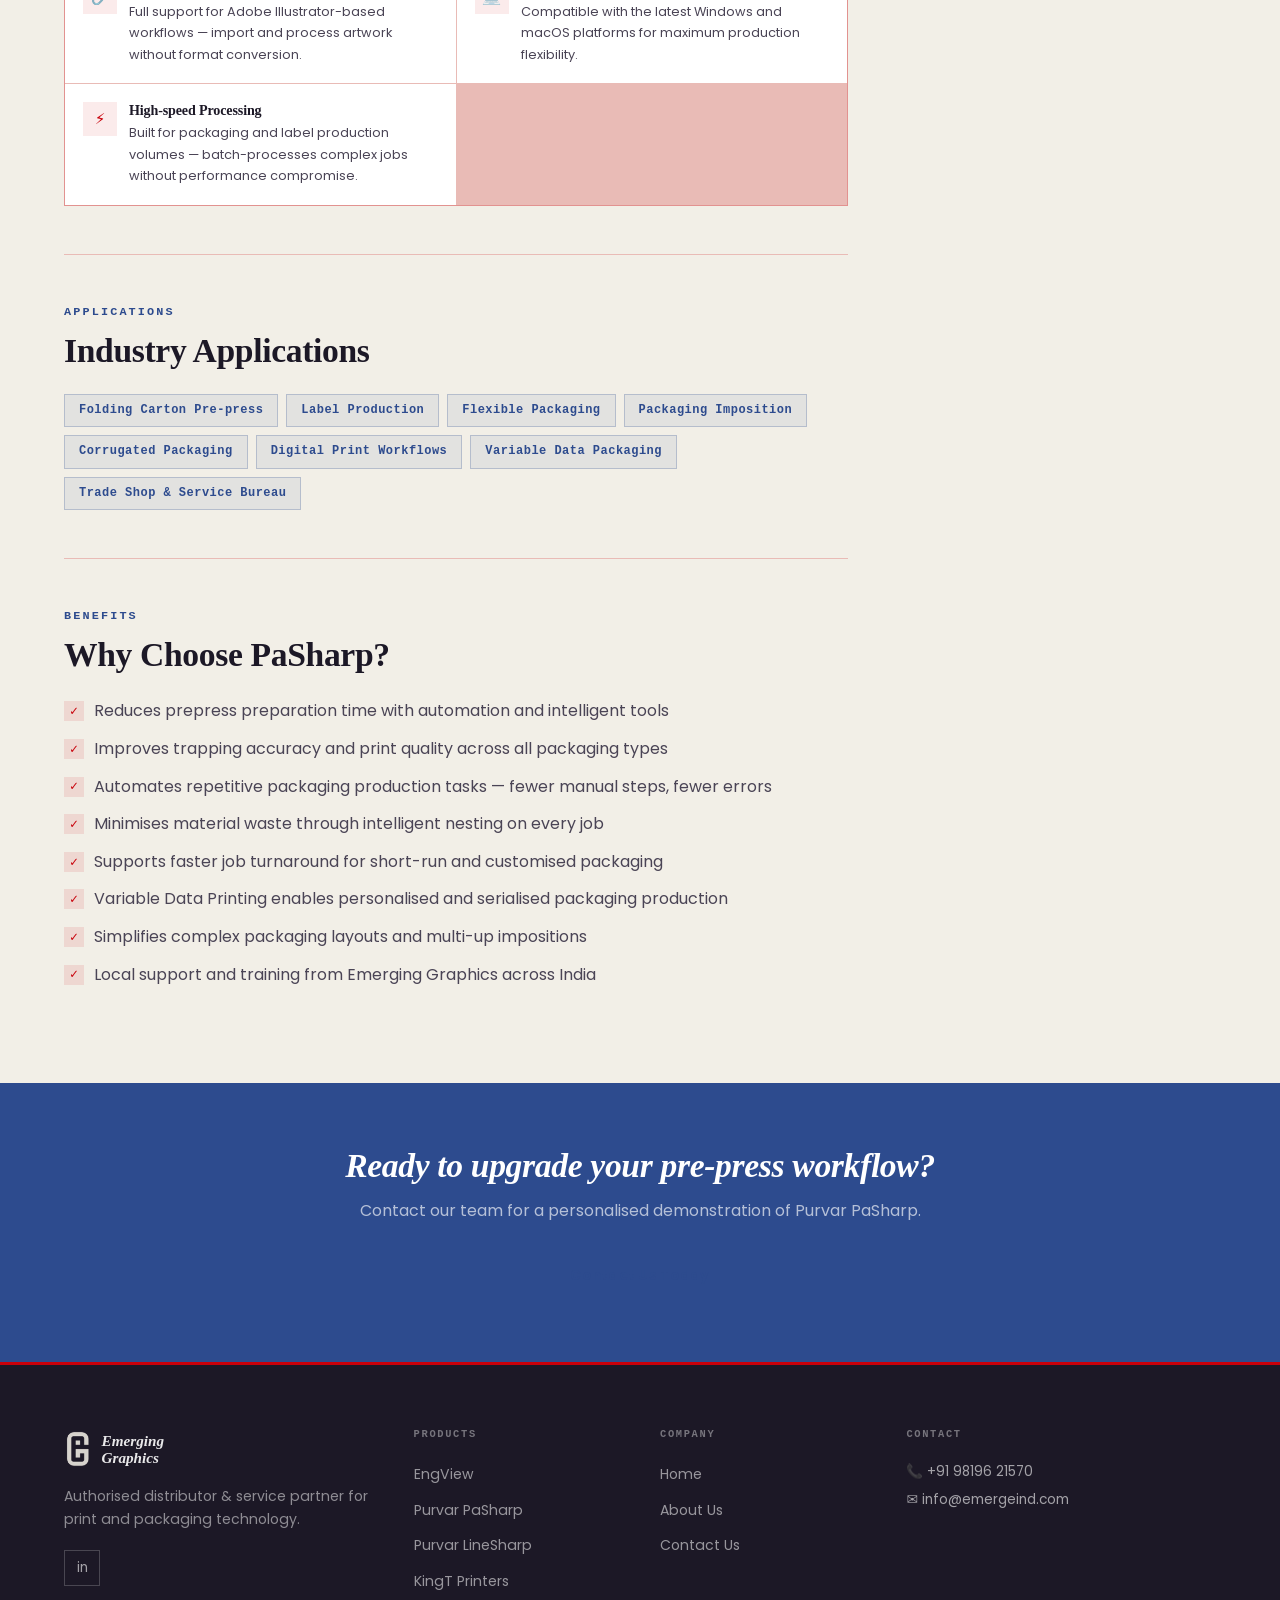
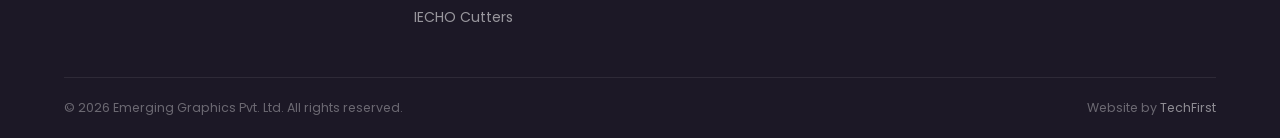
<file: products/purvar-pasharp.html>
<!DOCTYPE html>
<html lang="en">
<head>
  <meta charset="UTF-8" />
  <meta name="viewport" content="width=device-width, initial-scale=1.0" />
  <title>Purvar PaSharp — Packaging Pre-press Software | Emerging Graphics</title>
  <meta name="description" content="Purvar PaSharp is a professional packaging prepress software for trapping, Step & Repeat, nesting, mark generation and Variable Data Printing. Authorised by Emerging Graphics." />
  <link rel="canonical" href="https://emergeind.com/products/purvar-pasharp.html" />
  <meta property="og:type" content="website" />
  <meta property="og:url" content="https://emergeind.com/products/purvar-pasharp.html" />
  <meta property="og:title" content="Purvar PaSharp — Packaging Pre-press Software" />
  <meta property="og:description" content="Professional packaging prepress software for trapping, Step & Repeat, nesting, mark generation and VDP. Authorised by Emerging Graphics." />
  <meta property="og:image" content="https://emergeind.com/assets/images/Logo-mark-color.png" />
  <link rel="preconnect" href="https://fonts.googleapis.com" />
  <link href="https://fonts.googleapis.com/css2?family=Poppins:wght@400;500;600;700&display=swap" rel="stylesheet" />
  <link rel="stylesheet" href="../assets/css/main.css" />
  <link rel="stylesheet" href="../assets/css/nav.css" />
  <link rel="stylesheet" href="../assets/css/footer.css" />
  <link rel="stylesheet" href="../assets/css/product.css" />
</head>
<body>

  <div class="top-strip"><div class="container"><span>⬥ Dubai, UAE &amp; Navi Mumbai, India</span><a href="mailto:info@emergeind.com">✉ info@emergeind.com</a></div></div>

  <nav class="site-nav">
    <div class="container nav-inner">
      <a href="../index.html" class="nav-logo">
        <img src="../assets/images/Logo-mark.png" alt="" onerror="this.style.display='none'" />
        <span class="nav-wordmark"><span class="e">Emerging</span><span class="g">Graphics</span></span>
      </a>
      <button class="hamburger" aria-label="Toggle menu"><span></span><span></span><span></span></button>
      <ul class="nav-links">
        <li><a href="../index.html">Home</a></li>
        <li><a href="../about.html">About Us</a></li>
        <li class="has-mega">
          <a href="#" class="active">Products <span class="chevron">▾</span></a>
          <div class="mega-menu">
            <div class="mega-col-title">Our Solutions</div>
            <div class="mega-col"><div class="mega-col-label">Software</div>
              <a href="engview.html"><span class="mega-icon">📐</span><span><span class="mega-name">EngView</span><br><span class="mega-sub">CAD/CAM Packaging Design</span></span></a>
              <a href="purvar-pasharp.html"><span class="mega-icon">🖨</span><span><span class="mega-name">Purvar PaSharp</span><br><span class="mega-sub">Pre-press Suite</span></span></a>
              <a href="purvar-linesharp.html"><span class="mega-icon">✨</span><span><span class="mega-name">Purvar LineSharp</span><br><span class="mega-sub">Security Design System</span></span></a>
            </div>
            <div class="mega-col"><div class="mega-col-label">Hardware</div>
              <a href="kingt.html"><span class="mega-icon">🏭</span><span><span class="mega-name">KingT Printers</span><br><span class="mega-sub">Digital Corrugation</span></span></a>
              <a href="iecho.html"><span class="mega-icon">✂️</span><span><span class="mega-name">IECHO Cutters</span><br><span class="mega-sub">Digital Cutting Systems</span></span></a>
            </div>
          </div>
        </li>
        <li class="nav-cta"><a href="../contact.html">Contact Us</a></li>
      </ul>
    </div>
  </nav>

  <div class="page-hero">
    <div class="container">
      <div class="breadcrumb"><a href="../index.html">Home</a> › <a href="#">Products</a> › Purvar PaSharp</div>
      <span class="tag" style="margin-bottom:14px;display:inline-block">Packaging Pre-press Software</span>
      <h1>Purvar PaSharp — <em>Pre-press</em> Suite</h1>
      <p>Professional packaging prepress software for trapping, Step & Repeat layout creation, intelligent nesting, mark generation and Variable Data Printing.</p>
    </div>
  </div>

  <section>
    <div class="container">
      <div class="product-layout">
        <div class="product-main">

          <div style="background:rgba(232,116,10,.08);border:1px solid rgba(232,116,10,.3);border-radius:8px;padding:16px 20px;margin-bottom:32px;font-size:.88rem;color:var(--text)">
            <strong style="color:var(--accent)">Note:</strong> Detailed product specifications for Purvar PaSharp are being confirmed with our principal. Contact us directly for the current feature sheet and pricing.
          </div>

          <div class="product-section">
            <span class="eyebrow">Overview</span>
            <h2>What is Purvar PaSharp?</h2>
            <p>Purvar PaSharp is a professional packaging prepress software developed by Purvar Technology (China) for converters, packaging manufacturers, label printers, and trade shops. Built on over 30 years of experience in graphic arts and packaging production, PaSharp delivers powerful tools for trapping, Step & Repeat layout creation, intelligent nesting, mark generation, and packaging artwork preparation.</p>
            <p>Designed to streamline complex packaging workflows while reducing manual intervention and production errors, PaSharp supports both Adobe Illustrator workflows and high-speed batch processing. Recent versions include Variable Data Printing (VDP) capabilities for personalised packaging and labels.</p>
            <p>Emerging Graphics is the authorised distributor for Purvar PaSharp in India and the Middle East.</p>
          </div>

          <div class="product-section">
            <span class="eyebrow">Key Features</span>
            <h2>PaSharp Feature Set</h2>
            <div class="features-grid">
              <div class="feature-item"><div class="feature-icon">🎯</div><div><h4>Advanced Trapping</h4><p>Automatic and manual trapping tools for precise colour registration across all packaging artwork types.</p></div></div>
              <div class="feature-item"><div class="feature-icon">📋</div><div><h4>Step &amp; Repeat</h4><p>Professional Step & Repeat functionality for cartons, labels, and packaging layouts — with full bleed and mark control.</p></div></div>
              <div class="feature-item"><div class="feature-icon">🔲</div><div><h4>Intelligent Nesting</h4><p>Material optimization through intelligent nesting — reduces substrate waste on every job.</p></div></div>
              <div class="feature-item"><div class="feature-icon">🔖</div><div><h4>Automated Mark Generation</h4><p>Prepress workflow marks — registration, colour bars, crop marks — generated automatically to specification.</p></div></div>
              <div class="feature-item"><div class="feature-icon">📊</div><div><h4>Variable Data Printing</h4><p>Generate personalised packaging and labels using text, numbers, images, and barcodes from CSV data sources.</p></div></div>
              <div class="feature-item"><div class="feature-icon">🎨</div><div><h4>Packaging Artwork Editing</h4><p>Packaging-specific artwork editing and production preparation tools within a familiar prepress interface.</p></div></div>
              <div class="feature-item"><div class="feature-icon">🔗</div><div><h4>Adobe Illustrator Workflow</h4><p>Full support for Adobe Illustrator-based workflows — import and process artwork without format conversion.</p></div></div>
              <div class="feature-item"><div class="feature-icon">💻</div><div><h4>Windows &amp; macOS Support</h4><p>Compatible with the latest Windows and macOS platforms for maximum production flexibility.</p></div></div>
              <div class="feature-item"><div class="feature-icon">⚡</div><div><h4>High-speed Processing</h4><p>Built for packaging and label production volumes — batch-processes complex jobs without performance compromise.</p></div></div>
            </div>
          </div>

          <div class="product-section">
            <span class="eyebrow">Applications</span>
            <h2>Industry Applications</h2>
            <div class="app-pills">
              <span class="app-pill">Folding Carton Pre-press</span>
              <span class="app-pill">Label Production</span>
              <span class="app-pill">Flexible Packaging</span>
              <span class="app-pill">Packaging Imposition</span>
              <span class="app-pill">Corrugated Packaging</span>
              <span class="app-pill">Digital Print Workflows</span>
              <span class="app-pill">Variable Data Packaging</span>
              <span class="app-pill">Trade Shop &amp; Service Bureau</span>
            </div>
          </div>

          <div class="product-section">
            <span class="eyebrow">Benefits</span>
            <h2>Why Choose PaSharp?</h2>
            <ul class="checklist">
              <li>Reduces prepress preparation time with automation and intelligent tools</li>
              <li>Improves trapping accuracy and print quality across all packaging types</li>
              <li>Automates repetitive packaging production tasks — fewer manual steps, fewer errors</li>
              <li>Minimises material waste through intelligent nesting on every job</li>
              <li>Supports faster job turnaround for short-run and customised packaging</li>
              <li>Variable Data Printing enables personalised and serialised packaging production</li>
              <li>Simplifies complex packaging layouts and multi-up impositions</li>
              <li>Local support and training from Emerging Graphics across India</li>
            </ul>
          </div>

        </div>

        <aside class="product-sidebar">
          <div class="sidebar-card">
            <div class="sidebar-card-header">Specifications</div>
            <div class="sidebar-card-body">
              <table class="spec-table">
                <tr><th>Developer</th><td>Purvar Technology (China)</td></tr>
                <tr><th>Platform</th><td>Windows &amp; macOS (latest)</td></tr>
                <tr><th>Trapping</th><td>Automatic &amp; manual — all object types</td></tr>
                <tr><th>Step &amp; Repeat</th><td>Cartons, labels, packaging layouts</td></tr>
                <tr><th>Nesting</th><td>Intelligent material optimization</td></tr>
                <tr><th>VDP</th><td>CSV-based variable data — text, images, barcodes</td></tr>
                <tr><th>Output</th><td>Production-ready PDF</td></tr>
                <tr><th>Integration</th><td>Adobe Illustrator workflows</td></tr>
                <tr><th>Support</th><td>Via Emerging Graphics India</td></tr>
              </table>
            </div>
          </div>
          <div class="enquiry-sidebar">
            <h4>Request a Demo</h4>
            <p>See PaSharp with your own press environment. Free consultation available.</p>
            <a href="../contact.html" class="btn btn-outline" style="width:100%;justify-content:center">Send Enquiry</a>
          </div>
        </aside>
      </div>
    </div>
  </section>

  <div class="cta-band">
    <div class="container">
      <h2>Ready to upgrade your pre-press workflow?</h2>
      <p>Contact our team for a personalised demonstration of Purvar PaSharp.</p>
      <a href="../contact.html" class="btn btn-outline">Contact Us Today</a>
    </div>
  </div>

  <footer class="site-footer">
    <div class="container">
      <div class="footer-grid">
        <div class="footer-brand">
          <a class="footer-logo" href="../index.html"><img src="../assets/images/Logo-mark.png" alt="" onerror="this.style.display='none'" /><span class="footer-wordmark"><span class="e">Emerging</span><span class="g">Graphics</span></span></a>
          <p class="tagline">Authorised distributor &amp; service partner for print and packaging technology.</p>
          <div class="footer-social"><a href="https://linkedin.com" target="_blank" rel="noopener">in</a></div>
        </div>
        <div class="footer-col"><h5>Products</h5><ul>
          <li><a href="engview.html">EngView</a></li><li><a href="purvar-pasharp.html">Purvar PaSharp</a></li>
          <li><a href="purvar-linesharp.html">Purvar LineSharp</a></li><li><a href="kingt.html">KingT Printers</a></li>
          <li><a href="iecho.html">IECHO Cutters</a></li>
        </ul></div>
        <div class="footer-col"><h5>Company</h5><ul>
          <li><a href="../index.html">Home</a></li><li><a href="../about.html">About Us</a></li>
          <li><a href="../contact.html">Contact Us</a></li>
        </ul></div>
        <div class="footer-col"><h5>Contact</h5>
          <div class="footer-contact-info">
            <a href="tel:+919819621570">📞 +91 98196 21570</a>
            <a href="mailto:info@emergeind.com">✉ info@emergeind.com</a>
          </div>
        </div>
      </div>
      <div class="footer-bottom">
        <span>&copy; 2026 Emerging Graphics Pvt. Ltd. All rights reserved.</span>
        <span>Website by <a href="https://techfirst.in" style="color:rgba(255,255,255,.5)">TechFirst</a></span>
      </div>
    </div>
  </footer>
  <script src="../assets/js/main.js"></script>
</body>
</html>
</file>
<file: assets/css/main.css>
/* ── Design Tokens — CONCEPT B: DIE LINE ────────────────── */
:root {
  --primary:    #1C1826;   /* near-black — headings, strong text */
  --accent:     #C8000A;   /* crimson — CTAs, highlights */
  --secondary:  #2D4B8E;   /* navy — eyebrows, links */
  --text:       #4A4455;   /* body copy */
  --text-muted: rgba(74,68,85,.6);
  --border:     rgba(200,0,10,.22);  /* red hairline */
  --white:      #FFFFFF;
  --light:      #F2EFE7;   /* warm cream — alt surface */

  --bg:         #F2EFE7;   /* page — warm cream */
  --bg-deep:    #1C1826;   /* dark bands — footer, stats */
  --surface:    #FFFFFF;   /* raised cards */

  --radius:     0;
  --container:  1200px;
  --shadow:     0 2px 12px rgba(28,24,38,.08);
  --shadow-lg:  0 8px 28px rgba(28,24,38,.12);
}

/* ── Reset ─────────────────────────────────────────────── */
*, *::before, *::after { box-sizing: border-box; margin: 0; padding: 0; }
html { scroll-behavior: smooth; }
body {
  font-family: 'Poppins', system-ui, sans-serif;
  font-size: 16px;
  line-height: 1.6;
  color: var(--text);
  background: var(--bg);
}
img { max-width: 100%; display: block; }
a { color: var(--secondary); text-decoration: none; }
a:hover { color: var(--accent); }
ul { list-style: none; }

/* ── Typography ────────────────────────────────────────── */
h1, h2, h3, h4, h5 {
  font-family: Georgia, 'Times New Roman', serif;
  font-weight: 700;
  line-height: 1.15;
  color: var(--primary);
  letter-spacing: -0.01em;
}
h1 { font-size: clamp(2rem, 4vw, 3rem); }
h2 { font-size: clamp(1.5rem, 3vw, 2.1rem); }
h3 { font-size: clamp(1.1rem, 2vw, 1.4rem); }
h4 { font-size: 1rem; }
h1 em, h2 em, h3 em { color: var(--accent); font-style: italic; }
p  { color: var(--text); margin-bottom: 1rem; line-height: 1.68; }
p:last-child { margin-bottom: 0; }

/* ── Layout ────────────────────────────────────────────── */
.container {
  max-width: var(--container);
  margin: 0 auto;
  padding: 0 24px;
}
section { padding: 48px 0; }
section.light { background: var(--surface); }
section.dark  { background: var(--bg-deep); color: rgba(255,255,255,.7); }
section.dark h2, section.dark h3 { color: white; font-family: Georgia, serif; }
section.dark p  { color: rgba(255,255,255,.6); }

/* ── Buttons ───────────────────────────────────────────── */
.btn {
  display: inline-flex;
  align-items: center;
  gap: 8px;
  padding: 11px 24px;
  border-radius: 0;
  font-size: .84rem;
  font-weight: 700;
  letter-spacing: .02em;
  cursor: pointer;
  transition: opacity .18s, transform .12s, background .18s, color .18s;
  border: 1px solid transparent;
  text-decoration: none;
}
.btn:hover  { opacity: .9; transform: translateY(-1px); }
.btn:active { transform: translateY(0); }

.btn-primary {
  background: var(--accent);
  color: white;
  border-color: var(--accent);
}
.btn-primary:hover { background: var(--accent); opacity: 1; filter: brightness(1.1); color: white; }
.btn-outline {
  background: transparent;
  color: var(--secondary);
  border-color: var(--secondary);
}
.btn-outline:hover { background: var(--secondary); color: white; border-color: var(--secondary); }
.btn-secondary {
  background: var(--surface);
  color: var(--primary);
  border-color: var(--border);
}

/* ── Eyebrow / Label ───────────────────────────────────── */
.eyebrow {
  display: inline-block;
  font-family: 'Courier New', Courier, monospace;
  font-size: .74rem;
  font-weight: 700;
  letter-spacing: .18em;
  text-transform: uppercase;
  color: var(--secondary);
  margin-bottom: 14px;
}
.section-header { text-align: center; margin-bottom: 48px; }
.section-header .eyebrow { display: inline-block; }
.section-header h2 { margin-bottom: 16px; }
.section-header p  { max-width: 600px; margin: 0 auto; color: var(--text); }

/* ── Grid Utilities ────────────────────────────────────── */
.grid-2 { display: grid; grid-template-columns: repeat(2, 1fr); gap: 32px; }
.grid-3 { display: grid; grid-template-columns: repeat(3, 1fr); gap: 32px; }
.grid-4 { display: grid; grid-template-columns: repeat(4, 1fr); gap: 24px; }

/* ── Cards ─────────────────────────────────────────────── */
.card {
  background: var(--surface);
  border: 1px solid var(--border);
  border-radius: 0;
  padding: 28px;
  box-shadow: var(--shadow);
  transition: box-shadow .2s, transform .2s, border-color .2s;
  position: relative;
}
.card::before {
  content: '';
  position: absolute;
  top: 5px; left: 5px; right: 5px; bottom: 5px;
  border: 1px dashed rgba(200,0,10,.14);
  pointer-events: none;
}
.card:hover { box-shadow: var(--shadow-lg); transform: translateY(-2px); border-color: rgba(200,0,10,.5); }

/* ── Tag / Badge ───────────────────────────────────────── */
.tag {
  display: inline-block;
  padding: 4px 12px;
  background: rgba(45,75,142,.1);
  color: var(--secondary);
  border-radius: 0;
  font-family: 'Courier New', Courier, monospace;
  font-size: .7rem;
  font-weight: 700;
  letter-spacing: .1em;
  text-transform: uppercase;
}
.tag.new {
  background: rgba(200,0,10,.1);
  color: var(--accent);
}

/* ── Page Hero (inner pages) ───────────────────────────── */
.page-hero {
  background: var(--bg);
  padding: 36px 0 28px;
  text-align: center;
  border-bottom: 1px solid var(--border);
  position: relative;
  overflow: hidden;
}
.page-hero::before {
  content: '';
  position: absolute;
  top: 16px; left: 16px; right: 16px; bottom: 16px;
  border: 1.5px dashed rgba(200,0,10,.2);
  pointer-events: none;
}
.page-hero h1 { color: var(--primary); margin-bottom: 12px; }
.page-hero p  { color: var(--text); font-size: 1rem; max-width: 560px; margin: 0 auto; }
.page-hero .breadcrumb {
  font-family: 'Courier New', Courier, monospace;
  font-size: .72rem;
  color: var(--text-muted);
  letter-spacing: .12em;
  text-transform: uppercase;
  margin-bottom: 20px;
}
.page-hero .breadcrumb a { color: var(--secondary); }
.page-hero .breadcrumb a:hover { color: var(--accent); }

/* ── CTA Band ──────────────────────────────────────────── */
.cta-band {
  background: var(--secondary);
  padding: 64px 0;
  text-align: center;
}
.cta-band h2 { color: white; font-style: italic; margin-bottom: 12px; }
.cta-band p  { color: rgba(255,255,255,.65); margin-bottom: 28px; }
.cta-band .btn-primary { background: transparent; border-color: rgba(255,255,255,.55); color: white; }
.cta-band .btn-primary:hover { background: white; color: var(--secondary); border-color: white; }

/* ── Checklist ─────────────────────────────────────────── */
.checklist { display: flex; flex-direction: column; gap: 12px; }
.checklist li {
  display: flex;
  align-items: flex-start;
  gap: 10px;
  color: var(--text);
}
.checklist li::before {
  content: '✓';
  flex-shrink: 0;
  width: 20px; height: 20px;
  background: rgba(200,0,10,.1);
  color: var(--accent);
  display: flex; align-items: center; justify-content: center;
  font-size: .72rem; font-weight: 700;
  margin-top: 3px;
}

/* ── Spec Table ────────────────────────────────────────── */
.spec-table { width: 100%; border-collapse: collapse; font-size: .9rem; color: var(--text); }
.spec-table th, .spec-table td {
  padding: 10px 14px;
  text-align: left;
  border-bottom: 1px solid var(--border);
}
.spec-table th {
  background: var(--bg);
  font-family: 'Courier New', Courier, monospace;
  font-weight: 700;
  font-size: .75rem;
  letter-spacing: .08em;
  text-transform: uppercase;
  color: var(--secondary);
  width: 40%;
}
.spec-table tr:last-child td, .spec-table tr:last-child th { border-bottom: none; }

/* ── Partner Logo Strip ────────────────────────────────── */
.partner-strip {
  display: flex;
  align-items: center;
  justify-content: center;
  gap: 48px;
  flex-wrap: wrap;
}
.partner-strip img {
  height: 44px;
  object-fit: contain;
  filter: grayscale(1) opacity(.4);
  transition: filter .2s;
}
.partner-strip img:hover { filter: none; }

/* ── Stats Bar ─────────────────────────────────────────── */
.stats-bar {
  background: var(--bg-deep);
  padding: 40px 0;
}
.stats-bar .container {
  display: flex;
  justify-content: center;
  gap: 64px;
  flex-wrap: wrap;
}
.stat-item { text-align: center; }
.stat-item .number {
  font-family: Georgia, serif;
  font-size: 2.6rem;
  font-weight: 700;
  color: var(--accent);
  line-height: 1;
  letter-spacing: -.02em;
}
.stat-item .label {
  font-family: 'Courier New', Courier, monospace;
  font-size: .65rem;
  color: rgba(255,255,255,.45);
  margin-top: 8px;
  letter-spacing: .14em;
  text-transform: uppercase;
}

/* ── Strength Items ────────────────────────────────────── */
.strength-item {
  padding: 20px 20px 20px 24px;
  border-left: 3px solid var(--accent);
  background: var(--surface);
  border-radius: 0;
  box-shadow: var(--shadow);
}
.strength-item h4 { color: var(--primary); margin-bottom: 6px; }
.strength-item p  { font-size: .9rem; margin: 0; }

/* ── Office Cards ──────────────────────────────────────── */
.office-card {
  background: var(--surface);
  border: 1px solid var(--border);
  border-radius: 0;
  padding: 24px;
  text-align: center;
}
.office-card .flag { font-size: 2rem; margin-bottom: 12px; }
.office-card h4 { color: var(--primary); margin-bottom: 8px; }
.office-card p  { font-size: .875rem; margin: 0; }

/* ── Responsive ────────────────────────────────────────── */
@media (max-width: 1024px) {
  .grid-4 { grid-template-columns: repeat(2, 1fr); }
}
@media (max-width: 768px) {
  section { padding: 32px 0; }
  .grid-2, .grid-3, .grid-4 { grid-template-columns: 1fr; }
  .stats-bar .container { gap: 32px; }
  .partner-strip { gap: 28px; }
  .cta-band { padding: 40px 0; }
}
@media (max-width: 480px) {
  h1 { font-size: 1.75rem; }
  h2 { font-size: 1.4rem; }
  .btn { padding: 11px 20px; font-size: .78rem; }
}
</file>
<file: assets/css/nav.css>
/* ── Top Strip ─────────────────────────────────────────── */
.top-strip {
  background: var(--surface);
  padding: 8px 0;
  font-size: .8rem;
  font-weight: 500;
  color: var(--primary);
  border-bottom: 1px solid var(--border);
}
.top-strip .container {
  display: flex;
  justify-content: flex-end;
  align-items: center;
  gap: 24px;
}
.top-strip a { color: var(--secondary); font-weight: 500; }
.top-strip a:hover { color: var(--accent); }

/* ── Main Nav ──────────────────────────────────────────── */
.site-nav {
  position: sticky;
  top: 0;
  z-index: 1000;
  background: var(--bg-deep);
  border-bottom: 1px solid rgba(200,0,10,.25);
  box-shadow: 0 2px 12px rgba(0,0,0,.2);
}
.nav-inner {
  display: flex;
  align-items: center;
  justify-content: space-between;
  height: 76px;
}
.nav-logo { display: flex; align-items: center; gap: 12px; text-decoration: none; }
.nav-logo img {
  height: 48px;
  width: auto;
  display: block;
}
.nav-wordmark {
  display: flex;
  flex-direction: column;
  line-height: 1.05;
  font-family: Georgia, 'Times New Roman', serif;
  font-weight: 700;
  font-style: italic;
  font-size: 1.2rem;
}
.nav-wordmark .e { color: var(--light); }
.nav-wordmark .g { color: var(--light); }

/* ── Nav Links ─────────────────────────────────────────── */
.nav-links {
  display: flex;
  align-items: center;
  gap: 2px;
}
.nav-links > li { position: relative; }
.nav-links > li > a {
  display: flex;
  align-items: center;
  gap: 4px;
  padding: 8px 16px;
  font-size: 1.05rem;
  font-weight: 600;
  color: rgba(242,239,231,.7);
  transition: color .15s;
  text-decoration: none;
}
.nav-links > li > a:hover,
.nav-links > li > a.active { color: var(--light); }
.nav-links > li > a .chevron {
  font-size: .65rem;
  transition: transform .2s;
}
.nav-links > li:hover > a .chevron { transform: rotate(180deg); }

/* Contact CTA link */
.nav-links .nav-cta a {
  color: var(--accent) !important;
  font-weight: 700;
  border-bottom: 1.5px solid var(--accent);
  padding-bottom: 1px;
  border-radius: 0;
  background: transparent;
  padding: 8px 14px 6px;
}
.nav-links .nav-cta a:hover { color: var(--primary) !important; border-bottom-color: var(--primary); }

/* ── Mega Menu ─────────────────────────────────────────── */
.has-mega { position: static; }
.mega-menu {
  display: none;
  position: absolute;
  top: calc(100% + 1px);
  left: 50%;
  transform: translateX(-50%);
  width: 640px;
  background: var(--surface);
  border: 1px solid var(--border);
  border-radius: 0;
  box-shadow: var(--shadow-lg);
  padding: 24px;
  z-index: 999;
}
.site-nav { position: sticky; }
.has-mega:hover .mega-menu { display: grid; grid-template-columns: 1fr 1fr; gap: 8px; }

.mega-menu .mega-col-title {
  font-family: 'Courier New', Courier, monospace;
  font-size: .68rem;
  font-weight: 700;
  letter-spacing: .14em;
  text-transform: uppercase;
  color: var(--text-muted);
  padding: 0 8px 8px;
  border-bottom: 1px solid var(--border);
  margin-bottom: 8px;
  grid-column: span 2;
}
.mega-col { display: flex; flex-direction: column; gap: 2px; }
.mega-col-label {
  font-family: 'Courier New', Courier, monospace;
  font-size: .66rem;
  font-weight: 700;
  letter-spacing: .1em;
  text-transform: uppercase;
  color: var(--text-muted);
  padding: 4px 10px;
  margin-bottom: 4px;
}
.mega-menu a {
  display: flex;
  align-items: center;
  gap: 10px;
  padding: 10px;
  color: var(--text);
  font-size: .88rem;
  transition: background .15s;
  text-decoration: none;
}
.mega-menu a:hover { background: rgba(200,0,10,.05); color: var(--primary); }
.mega-menu a .mega-icon {
  width: 32px; height: 32px;
  background: var(--light);
  display: flex; align-items: center; justify-content: center;
  font-size: 1rem;
  flex-shrink: 0;
}
.mega-menu a:hover .mega-icon { background: rgba(200,0,10,.08); }
.mega-menu a .mega-name { font-weight: 600; color: var(--primary); }
.mega-menu a .mega-sub  { font-size: .78rem; color: var(--text-muted); }

/* ── Hamburger ─────────────────────────────────────────── */
.hamburger {
  display: none;
  flex-direction: column;
  gap: 5px;
  cursor: pointer;
  padding: 6px;
  background: none;
  border: none;
}
.hamburger span {
  display: block;
  width: 24px; height: 2px;
  background: var(--light);
  transition: transform .25s, opacity .2s;
}
.hamburger.open span:nth-child(1) { transform: translateY(7px) rotate(45deg); }
.hamburger.open span:nth-child(2) { opacity: 0; }
.hamburger.open span:nth-child(3) { transform: translateY(-7px) rotate(-45deg); }

/* ── Mobile Nav ────────────────────────────────────────── */
@media (max-width: 600px) {
  .top-strip .container { flex-wrap: wrap; gap: 6px; justify-content: center; font-size: .75rem; }
}

@media (max-width: 900px) {
  .hamburger { display: flex; }
  .nav-links {
    display: none;
    position: absolute;
    top: 100%; left: 0; right: 0;
    background: var(--bg-deep);
    border-bottom: 1px solid rgba(200,0,10,.25);
    flex-direction: column;
    align-items: stretch;
    gap: 0;
    padding: 12px 0 20px;
    box-shadow: var(--shadow-lg);
  }
  .nav-links.open { display: flex; }
  .nav-links > li > a { padding: 12px 24px; }
  .has-mega:hover .mega-menu { display: none; }
  .mega-menu {
    display: none;
    position: static;
    transform: none;
    width: 100%;
    border: none;
    box-shadow: none;
    background: var(--surface);
    padding: 8px 24px 12px;
  }
  .has-mega.open-mobile .mega-menu { display: grid; }
  .mega-menu .mega-col-title { grid-column: 1; }
  .nav-links .nav-cta a { margin: 8px 24px 0; text-align: center; justify-content: center; }
  .site-nav { position: sticky; }
}
</file>
<file: assets/css/footer.css>
/* ── Site Footer ───────────────────────────────────────── */
.site-footer {
  background: var(--bg-deep);
  color: rgba(255,255,255,.6);
  padding: 64px 0 0;
  border-top: 3px solid var(--accent);
}
.footer-grid {
  display: grid;
  grid-template-columns: 1.5fr 1fr 1fr 1.5fr;
  gap: 40px;
  padding-bottom: 48px;
}

/* Col 1 — Brand */
.footer-logo {
  display: flex;
  align-items: center;
  gap: 10px;
  margin-bottom: 16px;
  text-decoration: none;
}
.footer-logo img { height: 40px; width: auto; display: block; opacity: .9; }
.footer-wordmark {
  display: flex;
  flex-direction: column;
  font-family: Georgia, 'Times New Roman', serif;
  font-weight: 700;
  font-style: italic;
  font-size: .95rem;
  line-height: 1.15;
}
.footer-wordmark .e { color: rgba(255,255,255,.9); }
.footer-wordmark .g { color: rgba(255,255,255,.9); }
.footer-brand .tagline {
  font-size: .88rem;
  line-height: 1.6;
  color: rgba(255,255,255,.5);
  margin-bottom: 20px;
}
.footer-social a {
  display: inline-flex;
  align-items: center;
  justify-content: center;
  width: 36px; height: 36px;
  border: 1px solid rgba(255,255,255,.2);
  color: rgba(255,255,255,.6);
  font-size: .85rem;
  transition: background .15s, color .15s, border-color .15s;
}
.footer-social a:hover { background: var(--accent); border-color: var(--accent); color: white; }

/* Col headers */
.footer-col h5 {
  font-family: 'Courier New', Courier, monospace;
  color: rgba(255,255,255,.4);
  font-size: .65rem;
  font-weight: 700;
  letter-spacing: .16em;
  text-transform: uppercase;
  margin-bottom: 20px;
}
.footer-col ul { display: flex; flex-direction: column; gap: 10px; }
.footer-col ul a {
  font-size: .88rem;
  color: rgba(255,255,255,.55);
  transition: color .15s, padding-left .15s;
  text-decoration: none;
}
.footer-col ul a:hover { color: white; padding-left: 4px; }

/* Col 4 — Offices */
.footer-offices { display: flex; flex-direction: column; gap: 16px; }
.footer-office { display: flex; align-items: flex-start; gap: 10px; font-size: .85rem; }
.footer-office .flag { font-size: 1.1rem; flex-shrink: 0; margin-top: 1px; }
.footer-office address {
  font-style: normal;
  color: rgba(255,255,255,.5);
  line-height: 1.5;
}
.footer-office address strong { color: rgba(255,255,255,.8); display: block; margin-bottom: 2px; }

.footer-contact-info {
  margin-top: 20px;
  font-size: .85rem;
  color: rgba(255,255,255,.5);
  display: flex;
  flex-direction: column;
  gap: 6px;
}
.footer-contact-info a { color: rgba(255,255,255,.6); text-decoration: none; }
.footer-contact-info a:hover { color: white; }

/* Bottom bar */
.footer-bottom {
  border-top: 1px solid rgba(255,255,255,.08);
  padding: 20px 0;
  display: flex;
  justify-content: space-between;
  align-items: center;
  font-size: .78rem;
  color: rgba(255,255,255,.35);
  flex-wrap: wrap;
  gap: 8px;
}

@media (max-width: 1024px) {
  .footer-grid { grid-template-columns: 1fr 1fr; }
}
@media (max-width: 600px) {
  .footer-grid { grid-template-columns: 1fr; gap: 32px; }
  .footer-bottom { justify-content: center; text-align: center; }
}
</file>
<file: assets/css/product.css>
/* ── Shared Product Page Styles ────────────────────────── */

/* Layout: 2-col with sticky sidebar */
.product-layout {
  display: grid;
  grid-template-columns: 1fr 320px;
  gap: 48px;
  align-items: start;
}

/* ── Features Grid ─────────────────────────────────────── */
.features-grid {
  display: grid;
  grid-template-columns: repeat(2, 1fr);
  gap: 1px;
  background: var(--border);
  border: 1px solid var(--border);
}
.feature-item {
  display: flex;
  gap: 12px;
  align-items: flex-start;
  padding: 18px;
  background: var(--surface);
}
.feature-icon {
  flex-shrink: 0;
  width: 34px; height: 34px;
  background: rgba(200,0,10,.08);
  color: var(--accent);
  display: flex; align-items: center; justify-content: center;
  font-size: .95rem;
}
.feature-item h4 { font-size: .88rem; margin-bottom: 4px; font-family: Georgia, serif; }
.feature-item p  { font-size: .8rem; margin: 0; color: var(--text); }

/* ── Applications / Tag Pills ──────────────────────────── */
.app-pills { display: flex; flex-wrap: wrap; gap: 8px; }
.app-pill {
  padding: 6px 14px;
  background: rgba(45,75,142,.08);
  color: var(--secondary);
  border: 1px solid rgba(45,75,142,.25);
  border-radius: 0;
  font-family: 'Courier New', Courier, monospace;
  font-size: .75rem;
  font-weight: 700;
  letter-spacing: .04em;
}

/* ── Sticky Sidebar ────────────────────────────────────── */
.product-sidebar {
  position: sticky;
  top: 84px;
}
.sidebar-card {
  background: var(--surface);
  border: 1px solid var(--border);
  border-radius: 0;
  overflow: hidden;
  box-shadow: var(--shadow);
  margin-bottom: 20px;
}
.sidebar-card-header {
  background: var(--bg-deep);
  color: rgba(255,255,255,.8);
  padding: 14px 18px;
  font-family: 'Courier New', Courier, monospace;
  font-weight: 700;
  font-size: .7rem;
  letter-spacing: .14em;
  text-transform: uppercase;
}
.sidebar-card-body { padding: 0; }

.enquiry-sidebar {
  background: var(--accent);
  border-radius: 0;
  padding: 28px 24px;
  text-align: center;
  color: white;
  position: relative;
  overflow: hidden;
}
.enquiry-sidebar::before {
  content: '';
  position: absolute;
  top: 6px; left: 6px; right: 6px; bottom: 6px;
  border: 1px dashed rgba(255,255,255,.3);
  pointer-events: none;
}
.enquiry-sidebar h4 { color: white; margin-bottom: 8px; font-family: Georgia, serif; }
.enquiry-sidebar p  { color: rgba(255,255,255,.85); font-size: .88rem; margin-bottom: 20px; }

/* ── Product Sections ──────────────────────────────────── */
.product-section { padding: 48px 0; border-bottom: 1px solid var(--border); }
.product-section:last-child { border-bottom: none; }
.product-section .eyebrow { display: block; margin-bottom: 10px; }
.product-section h2 { margin-bottom: 24px; }

/* ── Model Cards (KingT) ───────────────────────────────── */
.model-cards { display: grid; grid-template-columns: 1fr 1fr; gap: 24px; }
.model-card {
  border: 2px solid var(--border);
  border-radius: 0;
  overflow: hidden;
  transition: border-color .2s, box-shadow .2s;
}
.model-card:hover { border-color: var(--accent); box-shadow: var(--shadow-lg); }
.model-card-header {
  background: var(--bg-deep);
  color: white;
  padding: 20px 24px;
}
.model-card-header h3 { color: white; font-family: Georgia, serif; margin-bottom: 4px; }
.model-card-header p  { color: rgba(255,255,255,.65); font-size: .85rem; margin: 0; }
.model-card-body { padding: 0; }

/* ── IECHO Model Selector ──────────────────────────────── */
.model-selector {
  display: flex;
  flex-wrap: wrap;
  gap: 8px;
  margin-bottom: 28px;
}
.model-btn {
  padding: 9px 18px;
  background: var(--surface);
  border: 1.5px solid var(--border);
  border-radius: 0;
  cursor: pointer;
  font-family: 'Courier New', Courier, monospace;
  font-size: .8rem;
  font-weight: 700;
  letter-spacing: .06em;
  color: var(--text);
  transition: all .18s;
}
.model-btn:hover  { border-color: var(--secondary); color: var(--secondary); }
.model-btn.active { background: var(--accent); border-color: var(--accent); color: white; }

.model-panel {
  display: none;
  background: var(--surface);
  border: 1px solid var(--border);
  border-top: 3px solid var(--accent);
  border-radius: 0;
  overflow: hidden;
  animation: fadeIn .25s ease;
}
.model-panel.active { display: grid; grid-template-columns: 1fr 1fr; }
.model-panel-image {
  background: radial-gradient(ellipse at center, rgba(45,75,142,.12) 0%, var(--bg-deep) 70%);
  display: flex;
  align-items: center;
  justify-content: center;
  padding: 16px;
  box-sizing: border-box;
  min-height: 420px;
}
.model-panel-image img {
  display: block;
  width: 100%;
  max-width: 100%;
  object-fit: contain;
  animation: tilt3d 7s ease-in-out infinite;
  will-change: transform;
  transform-origin: center center;
}
.model-panel-specs { padding: 28px 32px; }
.model-panel-specs h4 { margin-bottom: 6px; font-family: Georgia, serif; font-size: 1.35rem; font-style: italic; }
.model-panel-specs .model-tag { margin-bottom: 16px; display: block; }

@keyframes fadeIn { from { opacity: 0; transform: translateY(6px); } to { opacity: 1; transform: none; } }
@keyframes tilt3d {
  0%   { transform: perspective(700px) rotateY(-14deg) scale(1); }
  50%  { transform: perspective(700px) rotateY(14deg) scale(1.03); }
  100% { transform: perspective(700px) rotateY(-14deg) scale(1); }
}
@media (prefers-reduced-motion: reduce) { .model-panel-image img { animation: none; } }

@media (max-width: 1024px) {
  .product-layout { grid-template-columns: 1fr; }
  .product-sidebar { position: static; }
  .model-cards { grid-template-columns: 1fr; }
  .model-panel.active { grid-template-columns: 1fr; }
  .model-panel-image { min-height: 320px; border-bottom: 1px solid rgba(237,233,224,.12); }
}
@media (max-width: 640px) {
  .features-grid { grid-template-columns: 1fr; }
}
@media (max-width: 480px) {
  .model-panel-image { min-height: 200px; }
  .model-panel-specs { padding: 20px; }
}
</file>
